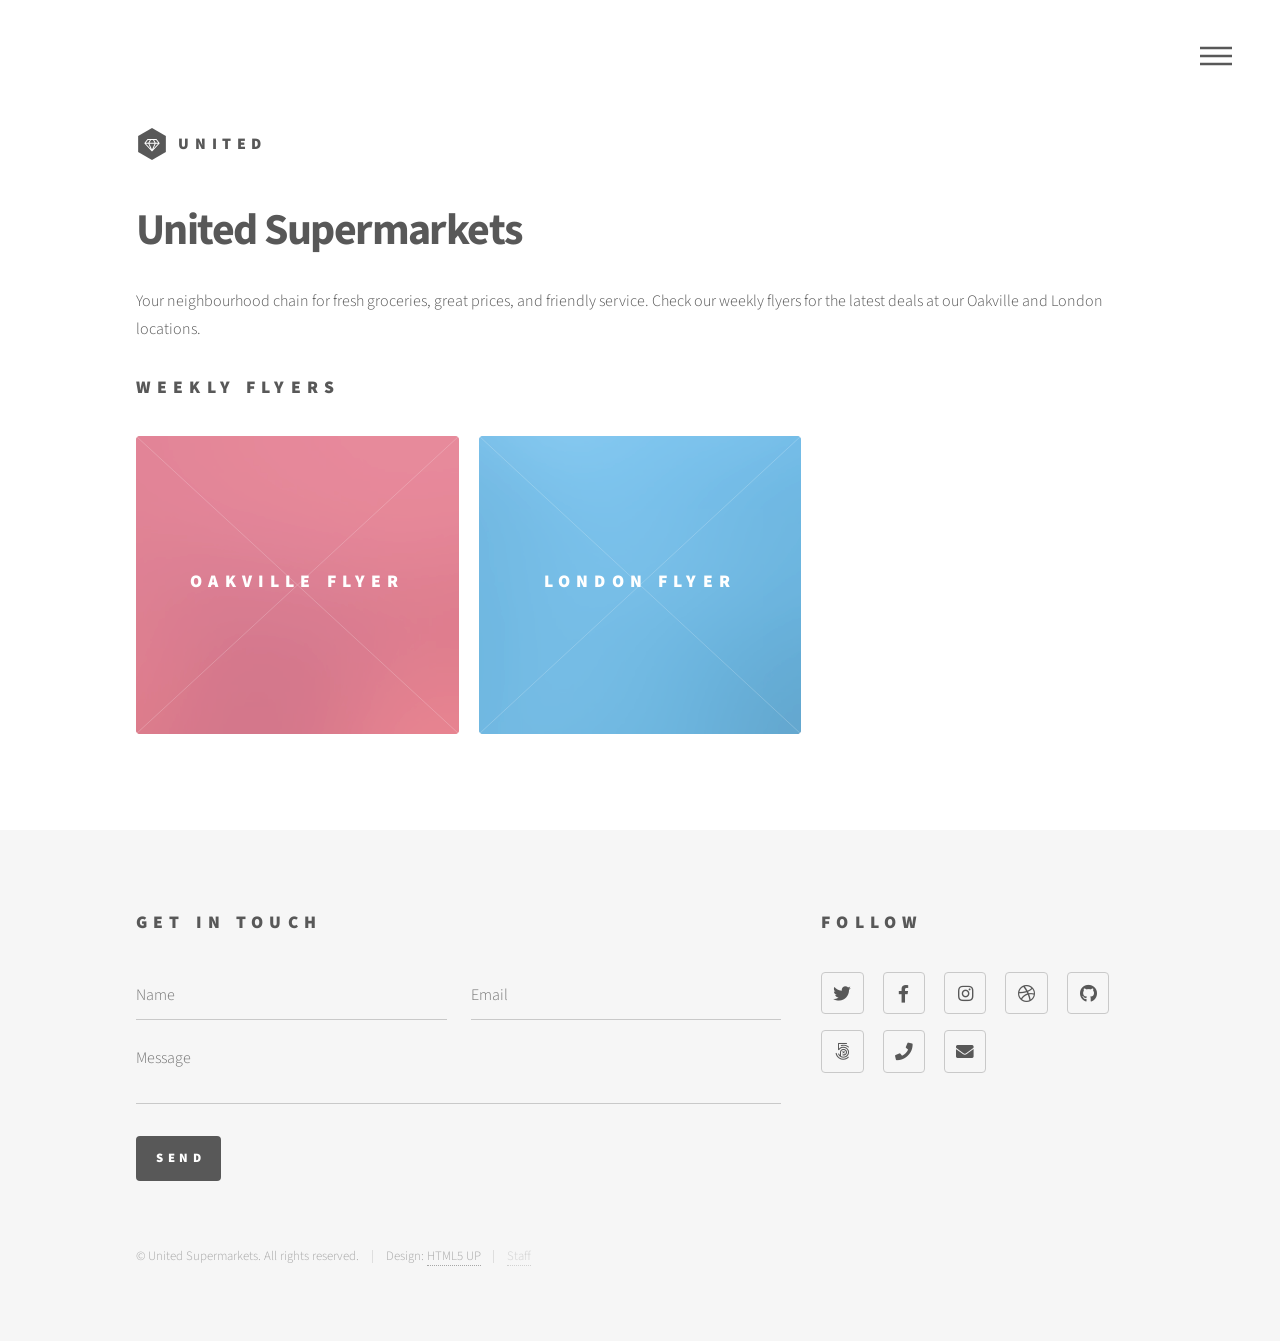
<file: index.html>
<!DOCTYPE HTML>
<!--
	Phantom by HTML5 UP
	html5up.net | @ajlkn
	Free for personal and commercial use under the CCA 3.0 license (html5up.net/license)
-->
<html>
	<head>
		<title>United Supermarkets | Fresh Groceries &amp; Weekly Deals</title>
		<meta charset="utf-8" />
		<meta name="viewport" content="width=device-width, initial-scale=1, user-scalable=no" />
		<link rel="stylesheet" href="assets/css/main.css" />
		<noscript><link rel="stylesheet" href="assets/css/noscript.css" /></noscript>
	</head>
	<body class="is-preload">
		<!-- Wrapper -->
			<div id="wrapper">

				<!-- Header -->
					<header id="header">
						<div class="inner">

							<!-- Logo -->
								<a href="index.html" class="logo">
									<span class="symbol"><img src="images/logo.svg" alt="" /></span><span class="title">UNITED</span>
								</a>

							<!-- Nav -->
								<nav>
									<ul>
										<li><a href="flyer/oakville.html" class="button primary">Oakville Flyer</a></li>
										<li><a href="flyer/london.html" class="button primary">London Flyer</a></li>
										<li><a href="#menu">Menu</a></li>
									</ul>
								</nav>

						</div>
					</header>

				<!-- Menu -->
					<nav id="menu">
						<h2>Menu</h2>
						<ul>
							<li><a href="index.html">Home</a></li>
							<li><a href="flyer/index.html">Weekly Flyers</a></li>
							<li><a href="flyer/oakville.html">Oakville Flyer</a></li>
							<li><a href="flyer/london.html">London Flyer</a></li>
						</ul>
					</nav>

				<!-- Main -->
					<div id="main">
						<div class="inner">
							<header>
								<h1>United Supermarkets</h1>
								<p>Your neighbourhood chain for fresh groceries, great prices, and friendly service. Check our weekly flyers for the latest deals at our Oakville and London locations.</p>
							</header>
							<h2>Weekly Flyers</h2>
							<section class="tiles">
								<article class="style1">
									<span class="image">
										<img src="images/pic01.jpg" alt="" />
									</span>
									<a href="flyer/oakville.html">
										<h2>Oakville Flyer</h2>
										<div class="content">
											<p>View the weekly flyer for our Oakville location.</p>
										</div>
									</a>
								</article>
								<article class="style2">
									<span class="image">
										<img src="images/pic02.jpg" alt="" />
									</span>
									<a href="flyer/london.html">
										<h2>London Flyer</h2>
										<div class="content">
											<p>View the weekly flyer for our London location.</p>
										</div>
									</a>
								</article>
							</section>
						</div>
					</div>

				<!-- Footer -->
					<footer id="footer">
						<div class="inner">
							<section>
								<h2>Get in touch</h2>
								<form method="post" action="#">
									<div class="fields">
										<div class="field half">
											<input type="text" name="name" id="name" placeholder="Name" />
										</div>
										<div class="field half">
											<input type="email" name="email" id="email" placeholder="Email" />
										</div>
										<div class="field">
											<textarea name="message" id="message" placeholder="Message"></textarea>
										</div>
									</div>
									<ul class="actions">
										<li><input type="submit" value="Send" class="primary" /></li>
									</ul>
								</form>
							</section>
							<section>
								<h2>Follow</h2>
								<ul class="icons">
									<li><a href="#" class="icon brands style2 fa-twitter"><span class="label">Twitter</span></a></li>
									<li><a href="#" class="icon brands style2 fa-facebook-f"><span class="label">Facebook</span></a></li>
									<li><a href="#" class="icon brands style2 fa-instagram"><span class="label">Instagram</span></a></li>
									<li><a href="#" class="icon brands style2 fa-dribbble"><span class="label">Dribbble</span></a></li>
									<li><a href="#" class="icon brands style2 fa-github"><span class="label">GitHub</span></a></li>
									<li><a href="#" class="icon brands style2 fa-500px"><span class="label">500px</span></a></li>
									<li><a href="#" class="icon solid style2 fa-phone"><span class="label">Phone</span></a></li>
									<li><a href="#" class="icon solid style2 fa-envelope"><span class="label">Email</span></a></li>
								</ul>
							</section>
							<ul class="copyright">
								<li>&copy; United Supermarkets. All rights reserved.</li><li>Design: <a href="http://html5up.net">HTML5 UP</a></li><li><a href="admin/" style="opacity:0.45">Staff</a></li>
							</ul>
						</div>
					</footer>

			</div>

		<!-- Scripts -->
			<script src="assets/js/jquery.min.js"></script>
			<script src="assets/js/browser.min.js"></script>
			<script src="assets/js/breakpoints.min.js"></script>
			<script src="assets/js/util.js"></script>
			<script src="assets/js/main.js"></script>

	</body>
</html>
</file>
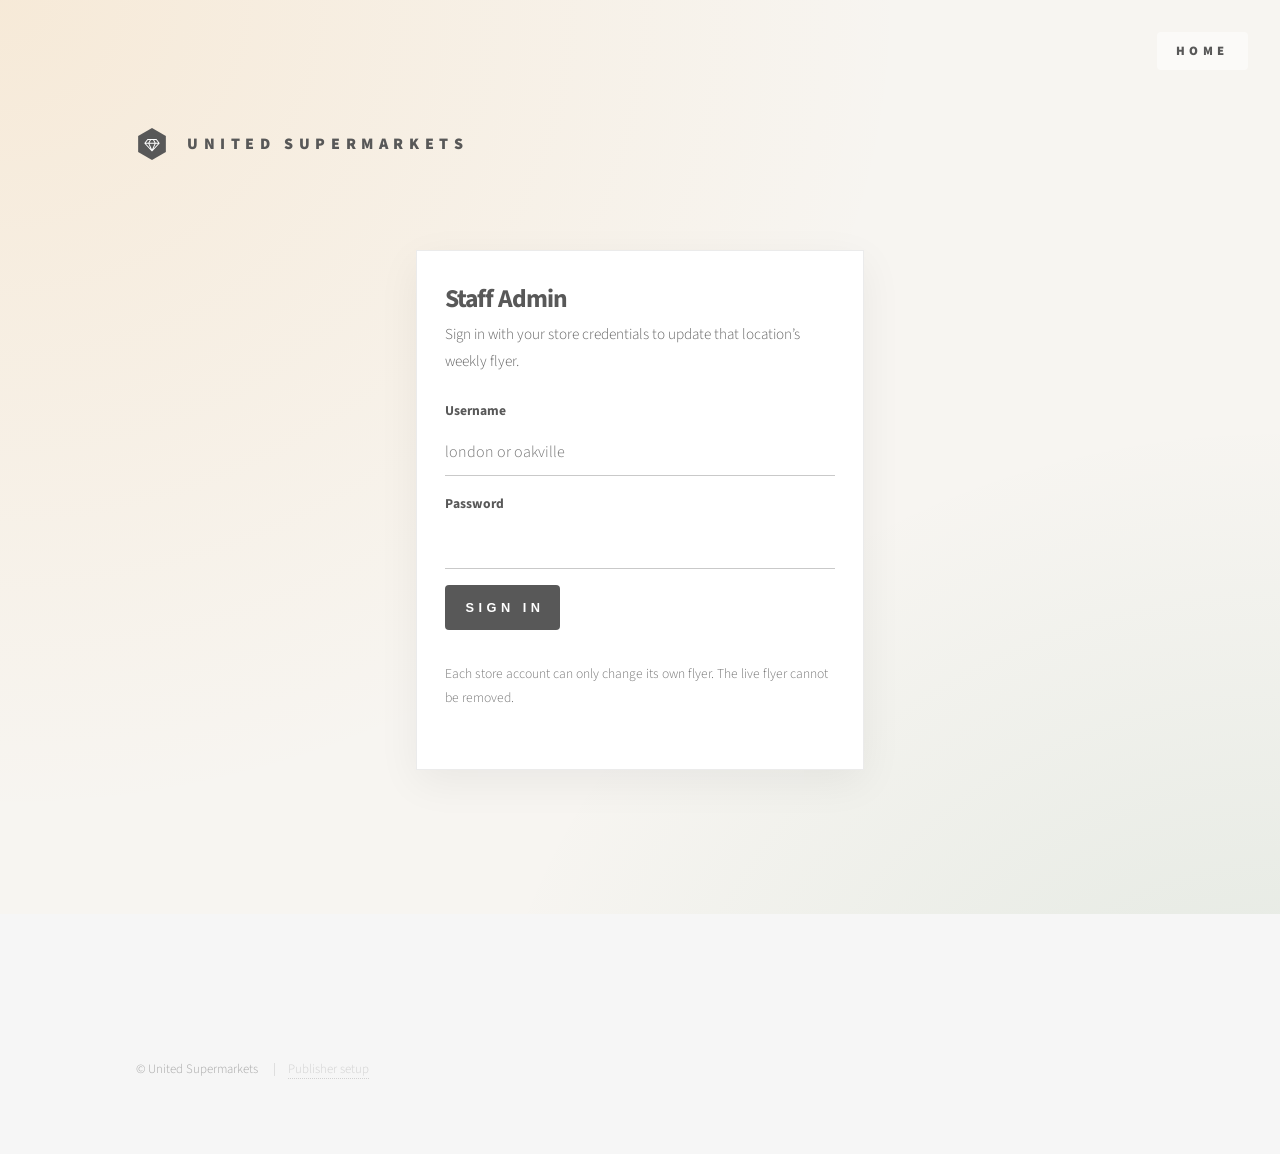
<file: admin/index.html>
<!DOCTYPE HTML>
<html lang="en">
<head>
  <title>Staff Admin | United Supermarkets</title>
  <meta charset="utf-8" />
  <meta name="viewport" content="width=device-width, initial-scale=1, user-scalable=no" />
  <meta name="robots" content="noindex, nofollow" />
  <link rel="stylesheet" href="/assets/css/main.css" />
  <link rel="stylesheet" href="/assets/css/admin.css" />
</head>
<body class="is-preload admin-shell">
  <div id="wrapper">
    <header id="header">
      <div class="inner">
        <a href="/" class="logo">
          <span class="symbol"><img src="/images/logo.svg" alt="United Supermarkets" /></span>
          <span class="title">United Supermarkets</span>
        </a>
        <nav>
          <ul>
            <li><a href="/">Home</a></li>
          </ul>
        </nav>
      </div>
    </header>

    <div id="main">
      <div class="inner">
        <div class="admin-card">
          <h1>Staff Admin</h1>
          <p class="lede">Sign in with your store credentials to update that location’s weekly flyer.</p>

          <form id="login-form" novalidate>
            <div class="admin-field">
              <label for="username">Username</label>
              <input type="text" id="username" name="username" autocomplete="username" required placeholder="london or oakville" />
            </div>
            <div class="admin-field">
              <label for="password">Password</label>
              <input type="password" id="password" name="password" autocomplete="current-password" required />
            </div>
            <ul class="actions">
              <li><button type="submit" class="button primary">Sign in</button></li>
            </ul>
          </form>

          <div id="status" class="admin-status" role="status" aria-live="polite"></div>
          <p class="admin-muted">Each store account can only change its own flyer. The live flyer cannot be removed.</p>
        </div>
      </div>
    </div>

    <footer id="footer">
      <div class="inner">
        <ul class="copyright">
          <li>&copy; United Supermarkets</li>
          <li><a class="admin-footer-link" href="/admin/setup.html">Publisher setup</a></li>
        </ul>
      </div>
    </footer>
  </div>

  <script src="/admin/config.js"></script>
  <script src="/assets/js/admin-auth.js"></script>
  <script>
    (function () {
      var statusEl = document.getElementById("status");
      var form = document.getElementById("login-form");

      function showStatus(type, message) {
        statusEl.className = "admin-status is-visible is-" + type;
        statusEl.textContent = message;
      }

      if (UnitedAdminAuth.getSession()) {
        window.location.replace("/admin/dashboard.html");
        return;
      }

      form.addEventListener("submit", function (event) {
        event.preventDefault();
        var username = document.getElementById("username").value;
        var password = document.getElementById("password").value;
        showStatus("info", "Signing in…");
        UnitedAdminAuth.login(username, password).then(function (result) {
          if (!result.ok) {
            showStatus("err", result.error);
            return;
          }
          window.location.replace("/admin/dashboard.html");
        }).catch(function () {
          showStatus("err", "Sign-in failed. Try again.");
        });
      });
    })();
  </script>
</body>
</html>
</file>
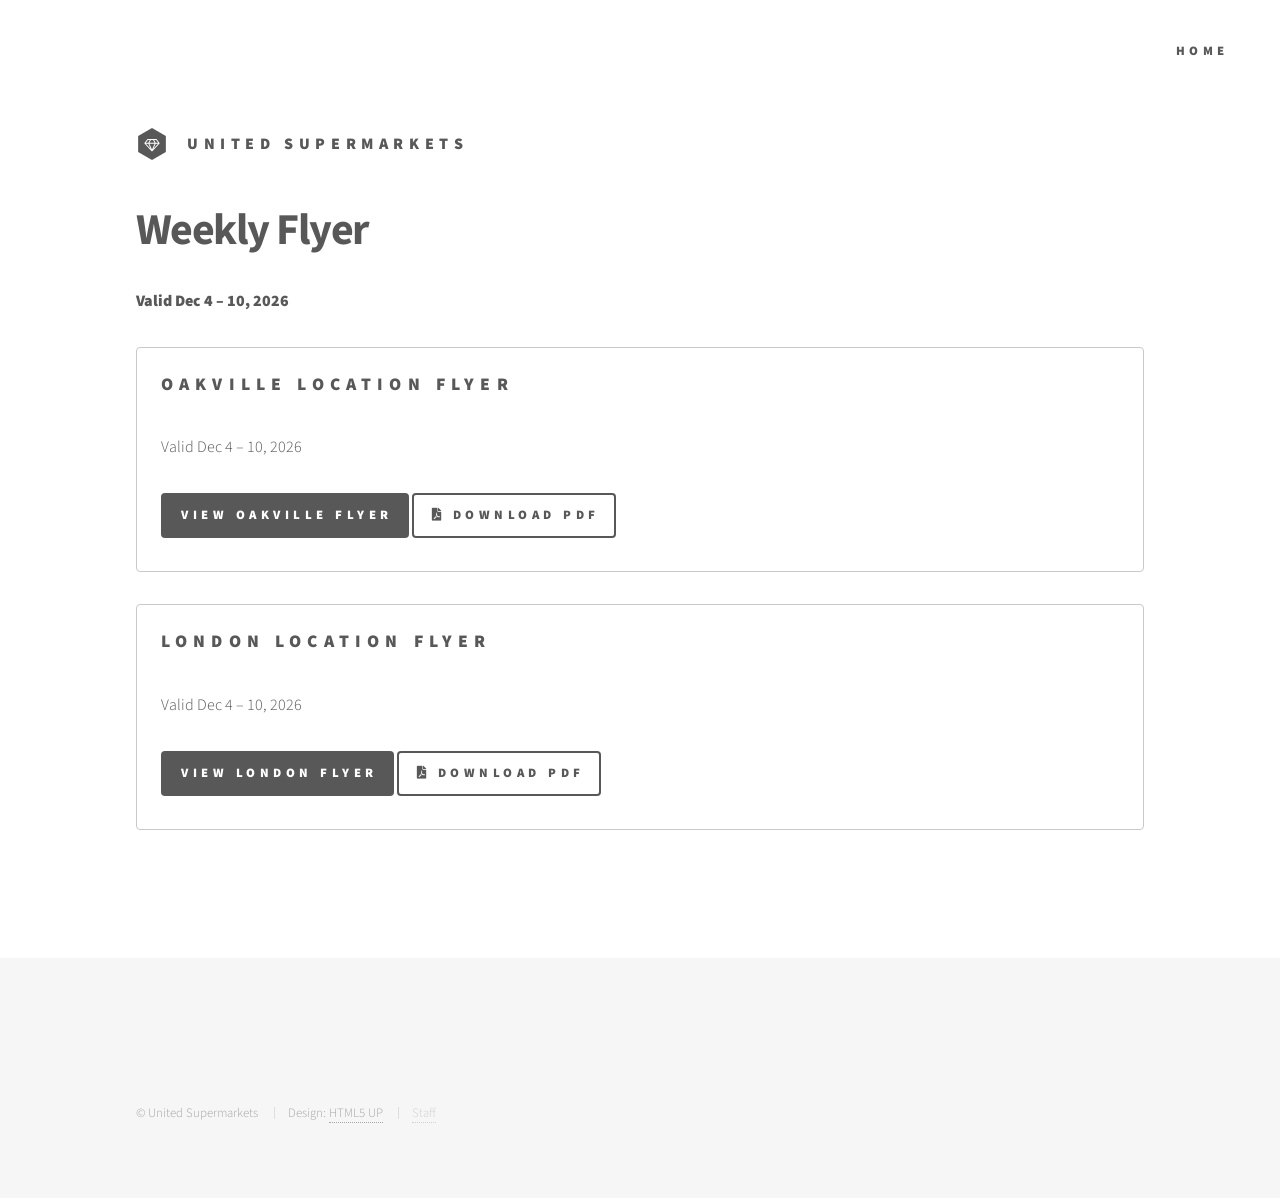
<file: flyer/index.html>
<!DOCTYPE HTML>
<html lang="en">
<head>
  <title>Weekly Flyer | United Supermarkets</title>
  <meta charset="utf-8" />
  <meta name="viewport" content="width=device-width, initial-scale=1, user-scalable=no" />
  <link rel="stylesheet" href="/assets/css/main.css" />
  <noscript><link rel="stylesheet" href="/assets/css/noscript.css" /></noscript>
</head>

<body class="is-preload">

  <div id="wrapper">

    <!-- Header -->
    <header id="header">
      <div class="inner">

        <a href="/" class="logo">
          <span class="symbol">
            <img src="/images/logo.svg" alt="United Supermarkets" />
          </span>
          <span class="title">United Supermarkets</span>
        </a>

        <nav>
          <ul>
            <li><a href="/">Home</a></li>
          </ul>
        </nav>

      </div>
    </header>

    <!-- Main -->
    <div id="main">
      <div class="inner">

        <header class="major">
          <h1>Weekly Flyer</h1>
          <p><strong><span class="js-flyer-valid-range"></span></strong></p>
        </header>

        <section class="box">
          <h2>Oakville Location Flyer</h2>
          <p><span class="js-flyer-valid-range"></span></p>
          <a href="oakville.html" class="button primary">View Oakville Flyer</a>
          <a href="/flyers/weekly-oakville.pdf" class="button icon solid fa-file-pdf">Download PDF</a>
        </section>

        <section class="box">
          <h2>London Location Flyer</h2>
          <p><span class="js-flyer-valid-range"></span></p>
          <a href="london.html" class="button primary">View London Flyer</a>
          <a href="london.pdf" class="button icon solid fa-file-pdf">Download PDF</a>
        </section>

      </div>
    </div>

    <!-- Footer -->
    <footer id="footer">
      <div class="inner">
        <ul class="copyright">
          <li>&copy; United Supermarkets</li>
          <li>Design: <a href="https://html5up.net">HTML5 UP</a></li>
          <li><a href="/admin/" style="opacity:0.45">Staff</a></li>
        </ul>
      </div>
    </footer>

  </div>

  <script src="/assets/js/flyer-dates.js"></script>
</body>
</html>
</file>
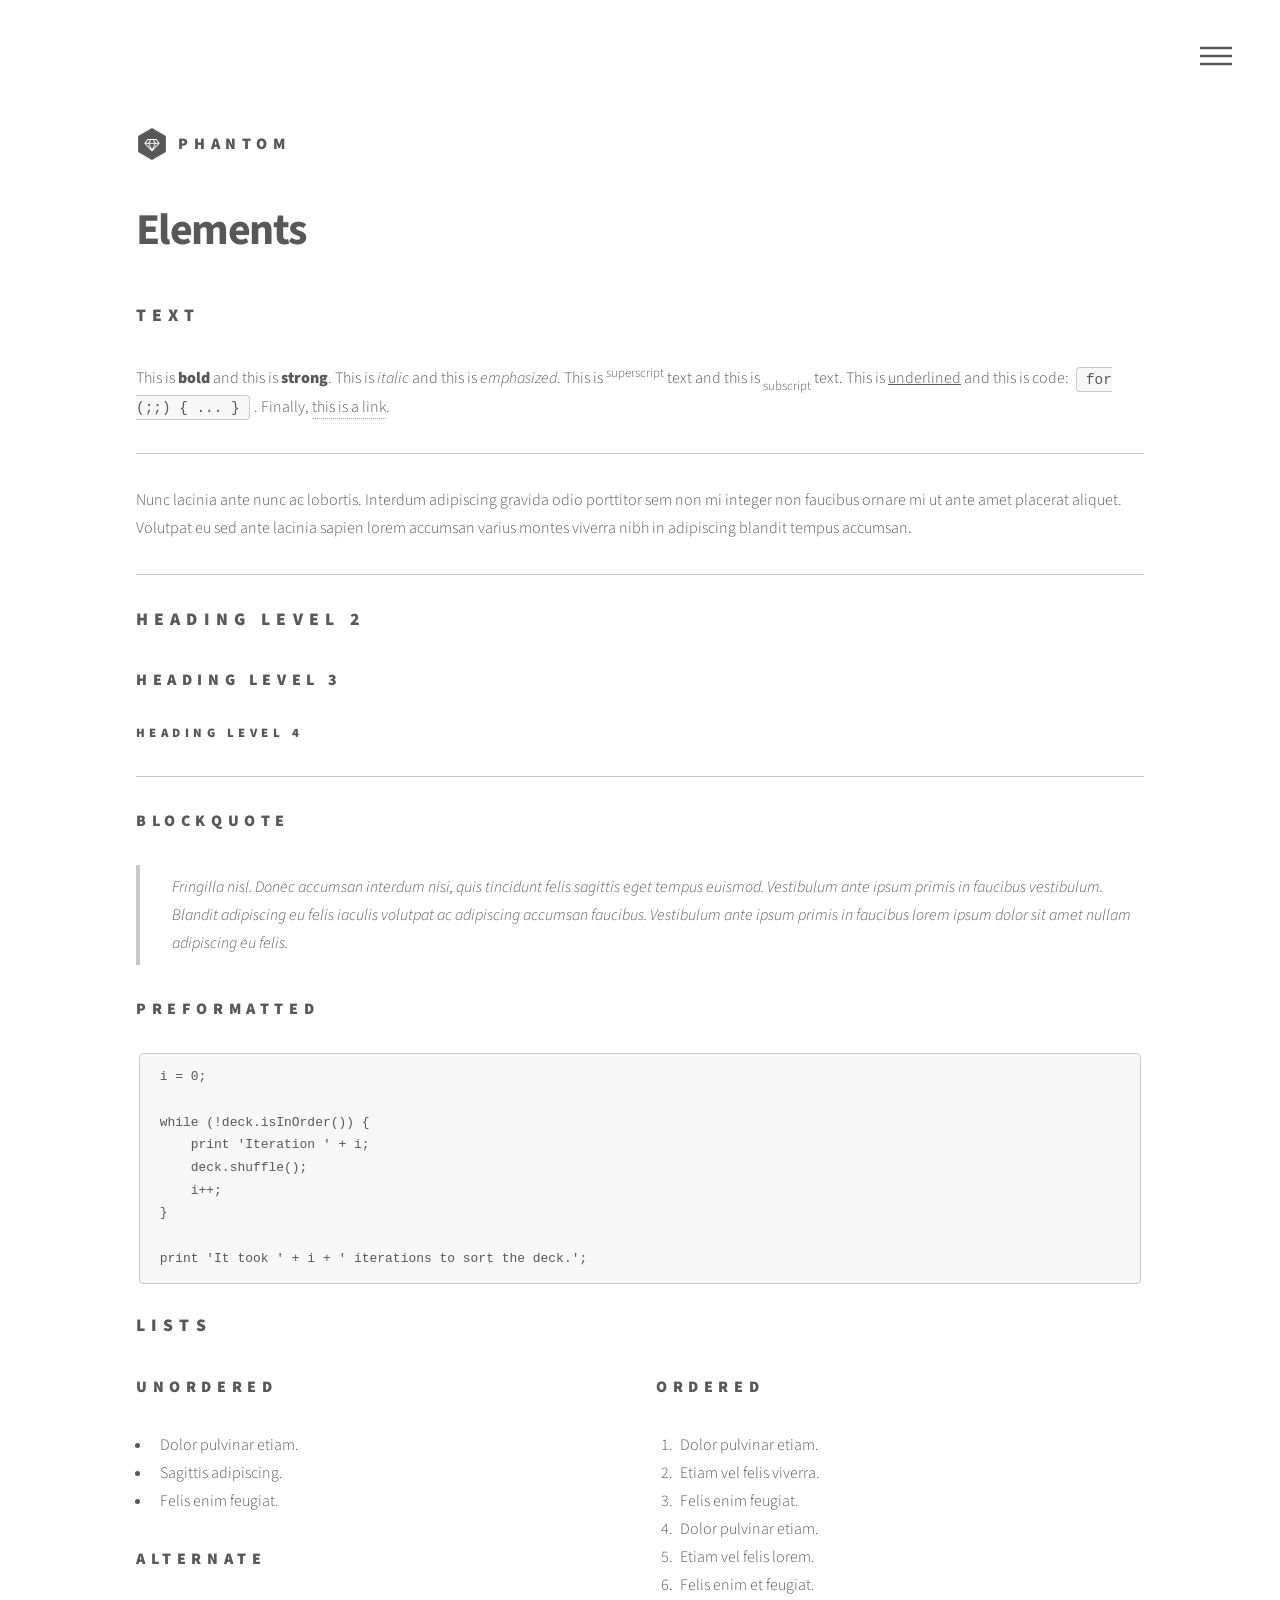
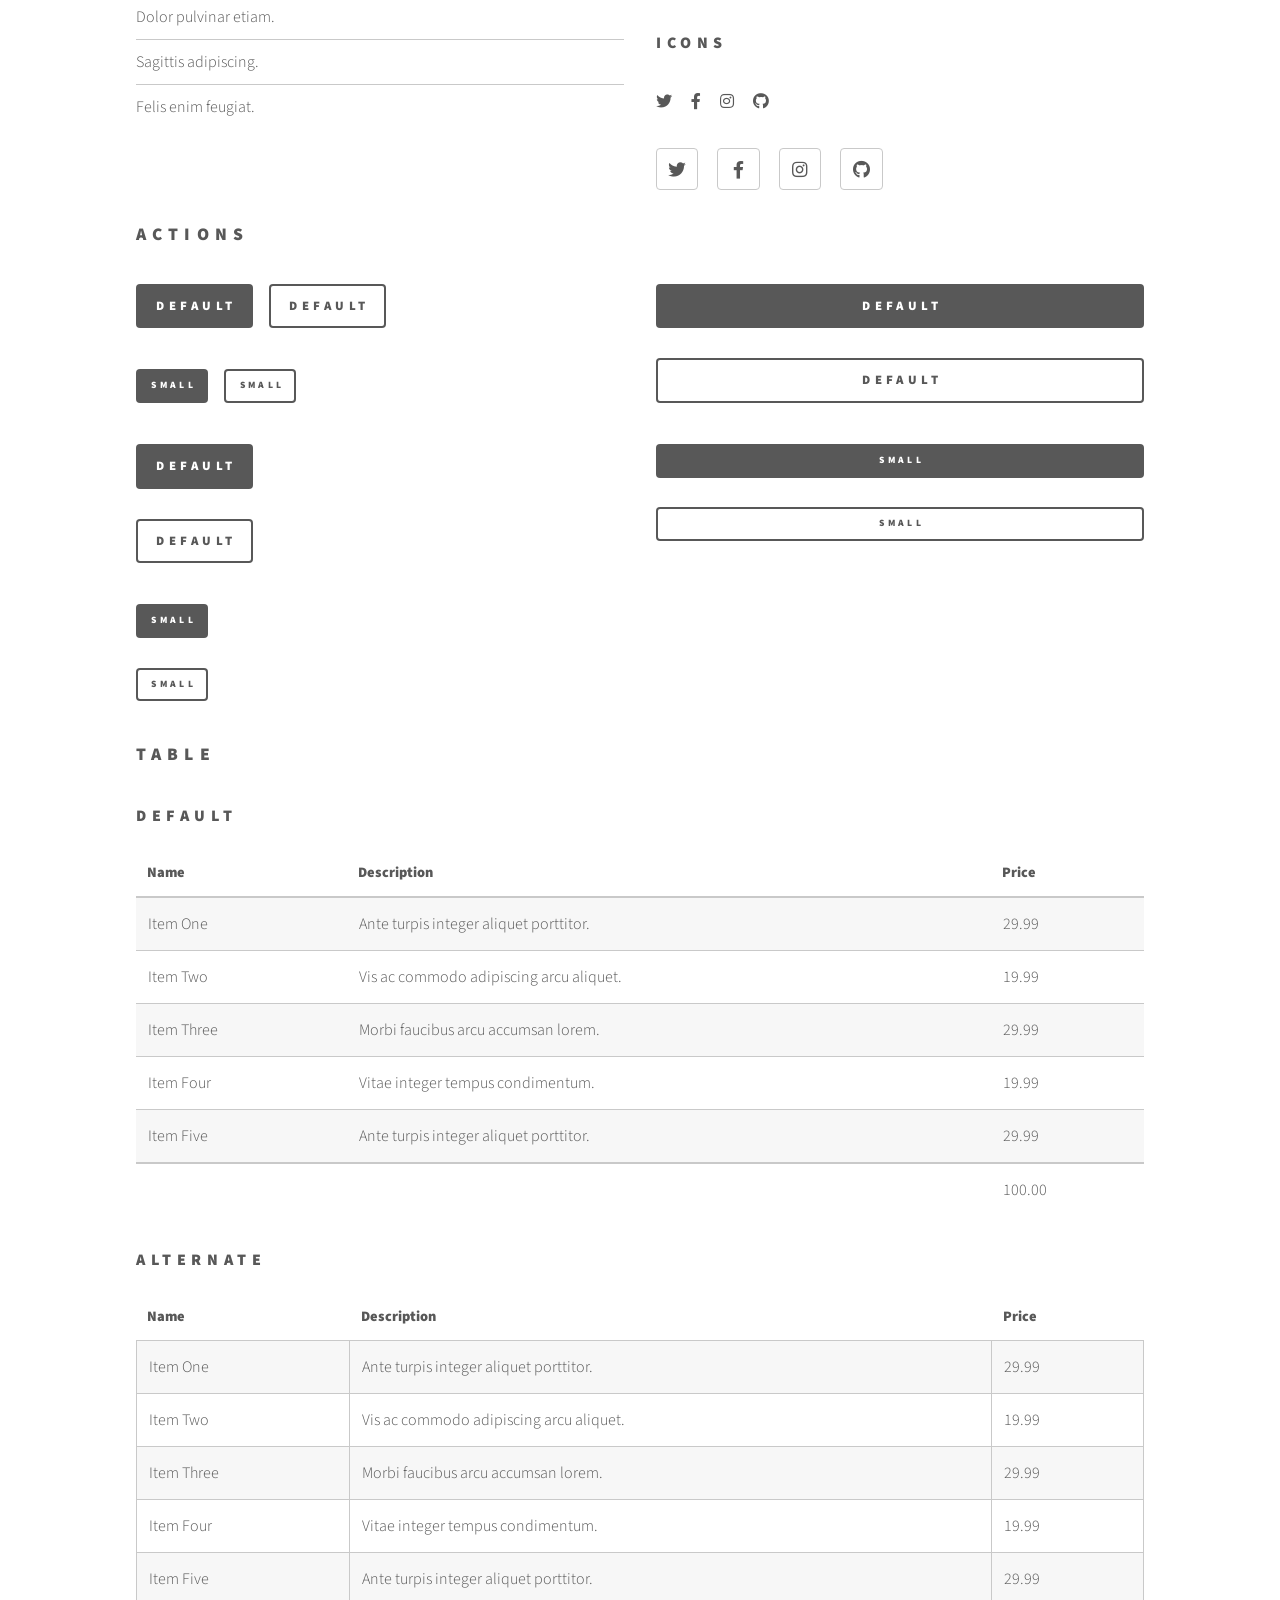
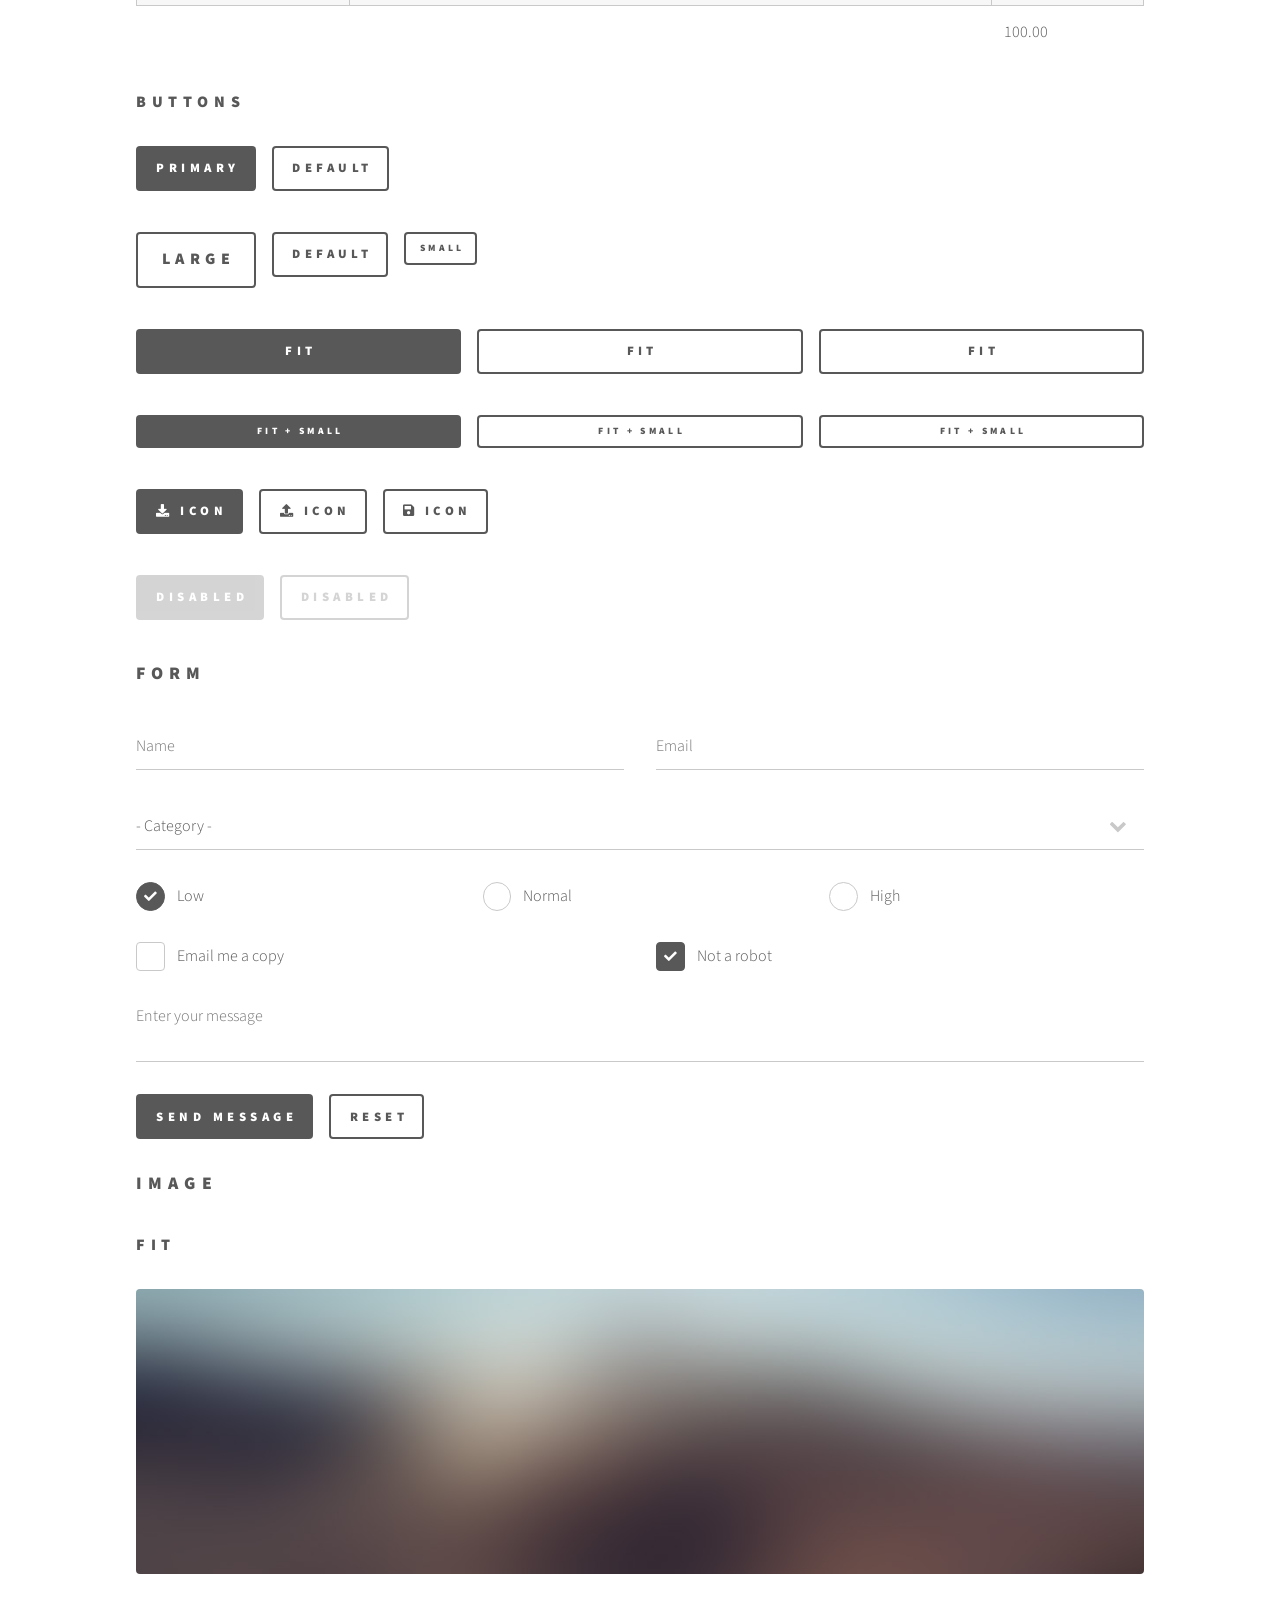
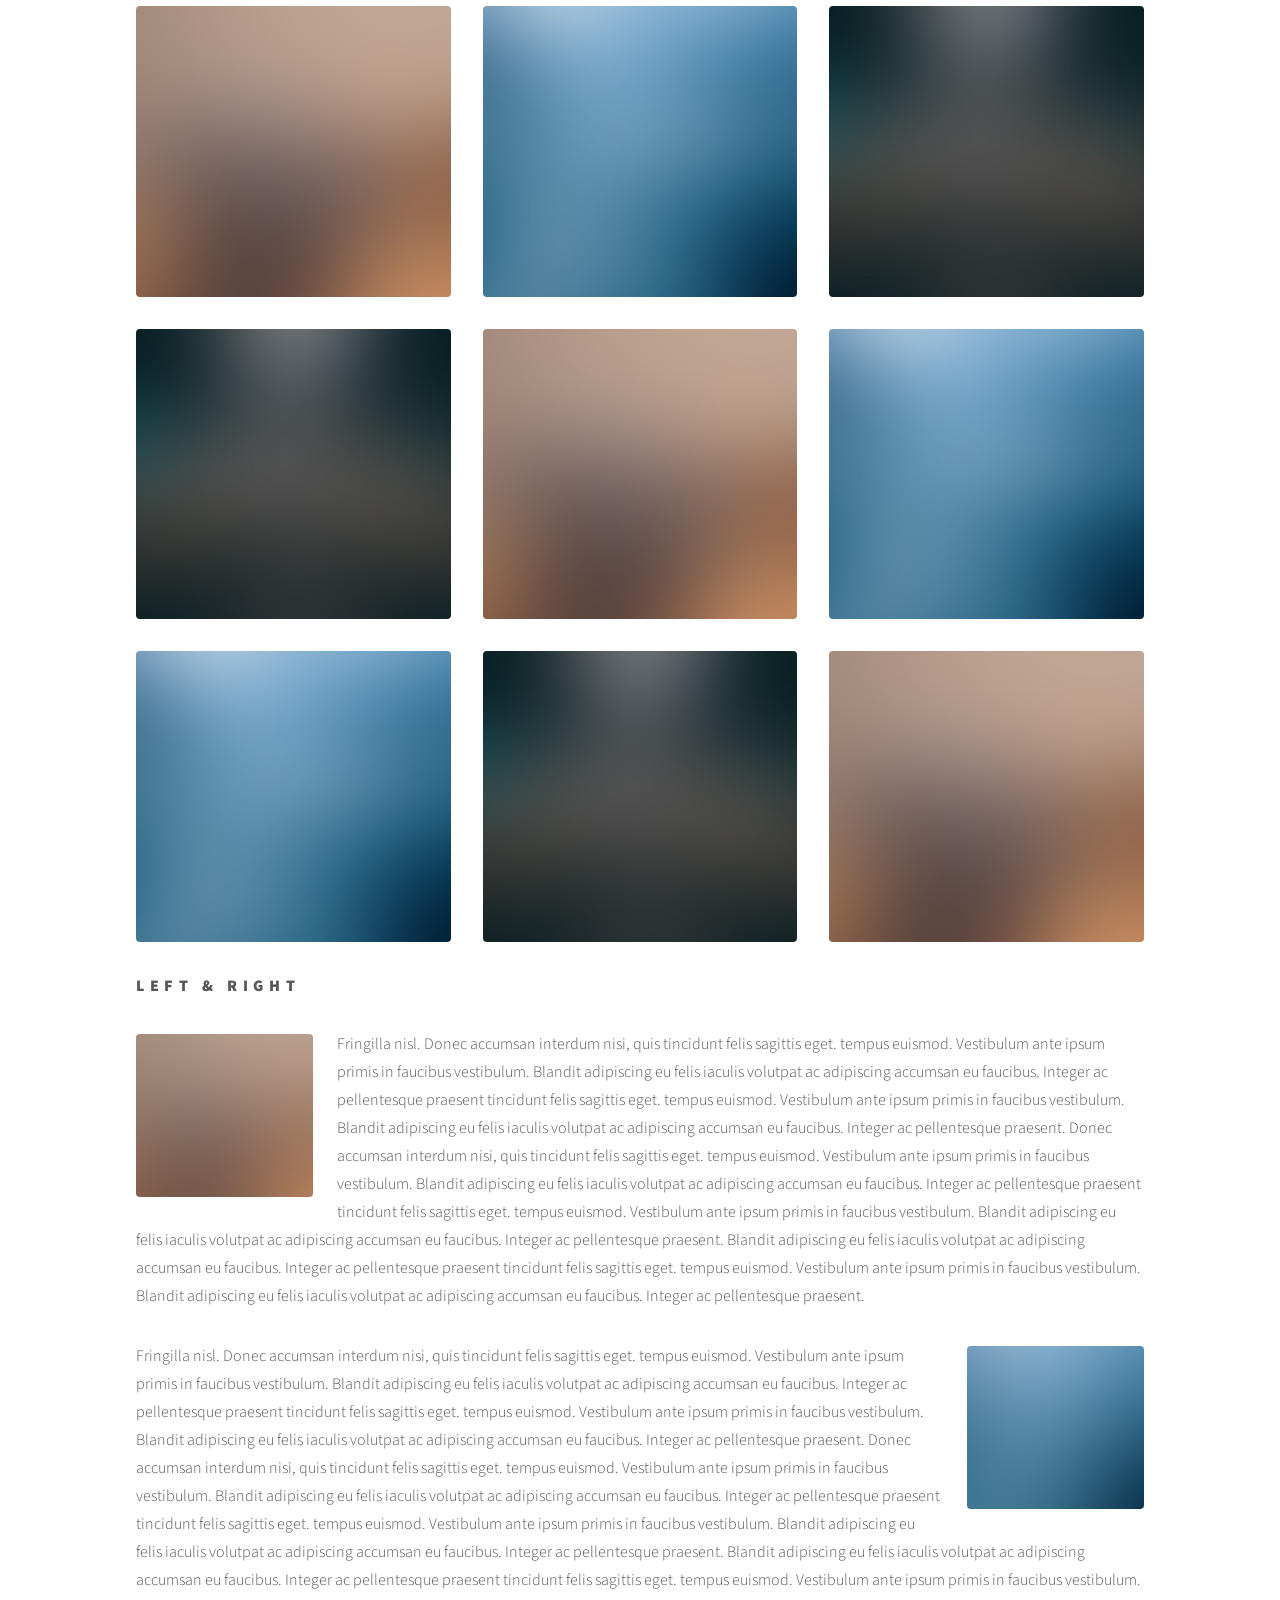
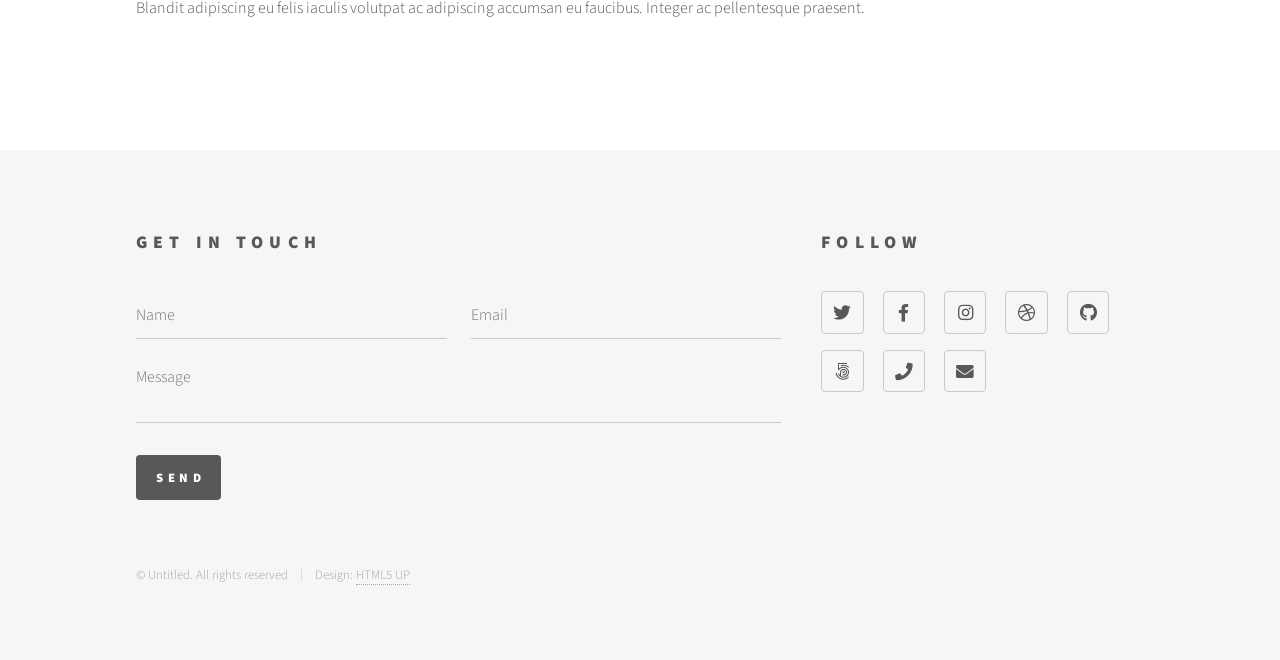
<file: elements.html>
<!DOCTYPE HTML>
<!--
	Phantom by HTML5 UP
	html5up.net | @ajlkn
	Free for personal and commercial use under the CCA 3.0 license (html5up.net/license)
-->
<html>
	<head>
		<title>Elements - Phantom by HTML5 UP</title>
		<meta charset="utf-8" />
		<meta name="viewport" content="width=device-width, initial-scale=1, user-scalable=no" />
		<link rel="stylesheet" href="assets/css/main.css" />
		<noscript><link rel="stylesheet" href="assets/css/noscript.css" /></noscript>
	</head>
	<body class="is-preload">
		<!-- Wrapper -->
			<div id="wrapper">

				<!-- Header -->
					<header id="header">
						<div class="inner">

							<!-- Logo -->
								<a href="index.html" class="logo">
									<span class="symbol"><img src="images/logo.svg" alt="" /></span><span class="title">Phantom</span>
								</a>

							<!-- Nav -->
								<nav>
									<ul>
										<li><a href="#menu">Menu</a></li>
									</ul>
								</nav>

						</div>
					</header>

				<!-- Menu -->
					<nav id="menu">
						<h2>Menu</h2>
						<ul>
							<li><a href="index.html">Home</a></li>
							<li><a href="generic.html">Ipsum veroeros</a></li>
							<li><a href="generic.html">Tempus etiam</a></li>
							<li><a href="generic.html">Consequat dolor</a></li>
							<li><a href="elements.html">Elements</a></li>
						</ul>
					</nav>

				<!-- Main -->
					<div id="main">
						<div class="inner">
							<h1>Elements</h1>

							<!-- Text -->
								<section>
									<h2>Text</h2>
									<p>This is <b>bold</b> and this is <strong>strong</strong>. This is <i>italic</i> and this is <em>emphasized</em>.
									This is <sup>superscript</sup> text and this is <sub>subscript</sub> text.
									This is <u>underlined</u> and this is code: <code>for (;;) { ... }</code>. Finally, <a href="#">this is a link</a>.</p>
									<hr />
									<p>Nunc lacinia ante nunc ac lobortis. Interdum adipiscing gravida odio porttitor sem non mi integer non faucibus ornare mi ut ante amet placerat aliquet. Volutpat eu sed ante lacinia sapien lorem accumsan varius montes viverra nibh in adipiscing blandit tempus accumsan.</p>
									<hr />
									<h2>Heading Level 2</h2>
									<h3>Heading Level 3</h3>
									<h4>Heading Level 4</h4>
									<hr />
									<h3>Blockquote</h3>
									<blockquote>Fringilla nisl. Donec accumsan interdum nisi, quis tincidunt felis sagittis eget tempus euismod. Vestibulum ante ipsum primis in faucibus vestibulum. Blandit adipiscing eu felis iaculis volutpat ac adipiscing accumsan faucibus. Vestibulum ante ipsum primis in faucibus lorem ipsum dolor sit amet nullam adipiscing eu felis.</blockquote>
									<h3>Preformatted</h3>
									<pre><code>i = 0;

while (!deck.isInOrder()) {
    print 'Iteration ' + i;
    deck.shuffle();
    i++;
}

print 'It took ' + i + ' iterations to sort the deck.';</code></pre>
								</section>

							<!-- Lists -->
								<section>
									<h2>Lists</h2>
									<div class="row">
										<div class="col-6 col-12-medium">
											<h3>Unordered</h3>
											<ul>
												<li>Dolor pulvinar etiam.</li>
												<li>Sagittis adipiscing.</li>
												<li>Felis enim feugiat.</li>
											</ul>
											<h3>Alternate</h3>
											<ul class="alt">
												<li>Dolor pulvinar etiam.</li>
												<li>Sagittis adipiscing.</li>
												<li>Felis enim feugiat.</li>
											</ul>
										</div>
										<div class="col-6 col-12-medium">
											<h3>Ordered</h3>
											<ol>
												<li>Dolor pulvinar etiam.</li>
												<li>Etiam vel felis viverra.</li>
												<li>Felis enim feugiat.</li>
												<li>Dolor pulvinar etiam.</li>
												<li>Etiam vel felis lorem.</li>
												<li>Felis enim et feugiat.</li>
											</ol>
											<h3>Icons</h3>
											<ul class="icons">
												<li><a href="#" class="icon brands style1 fa-twitter"><span class="label">Twitter</span></a></li>
												<li><a href="#" class="icon brands style1 fa-facebook-f"><span class="label">Facebook</span></a></li>
												<li><a href="#" class="icon brands style1 fa-instagram"><span class="label">Instagram</span></a></li>
												<li><a href="#" class="icon brands style1 fa-github"><span class="label">Github</span></a></li>
											</ul>
											<ul class="icons">
												<li><a href="#" class="icon brands style2 fa-twitter"><span class="label">Twitter</span></a></li>
												<li><a href="#" class="icon brands style2 fa-facebook-f"><span class="label">Facebook</span></a></li>
												<li><a href="#" class="icon brands style2 fa-instagram"><span class="label">Instagram</span></a></li>
												<li><a href="#" class="icon brands style2 fa-github"><span class="label">Github</span></a></li>
											</ul>
										</div>
									</div>
									<h2>Actions</h2>
									<div class="row">
										<div class="col-6 col-12-medium">
											<ul class="actions">
												<li><a href="#" class="button primary">Default</a></li>
												<li><a href="#" class="button">Default</a></li>
											</ul>
											<ul class="actions small">
												<li><a href="#" class="button primary small">Small</a></li>
												<li><a href="#" class="button small">Small</a></li>
											</ul>
											<ul class="actions stacked">
												<li><a href="#" class="button primary">Default</a></li>
												<li><a href="#" class="button">Default</a></li>
											</ul>
											<ul class="actions stacked">
												<li><a href="#" class="button primary small">Small</a></li>
												<li><a href="#" class="button small">Small</a></li>
											</ul>
										</div>
										<div class="col-6 col-12-medium">
											<ul class="actions stacked">
												<li><a href="#" class="button primary fit">Default</a></li>
												<li><a href="#" class="button fit">Default</a></li>
											</ul>
											<ul class="actions stacked">
												<li><a href="#" class="button primary small fit">Small</a></li>
												<li><a href="#" class="button small fit">Small</a></li>
											</ul>
										</div>
									</div>
								</section>

							<!-- Table -->
								<section>
									<h2>Table</h2>
									<h3>Default</h3>
									<div class="table-wrapper">
										<table>
											<thead>
												<tr>
													<th>Name</th>
													<th>Description</th>
													<th>Price</th>
												</tr>
											</thead>
											<tbody>
												<tr>
													<td>Item One</td>
													<td>Ante turpis integer aliquet porttitor.</td>
													<td>29.99</td>
												</tr>
												<tr>
													<td>Item Two</td>
													<td>Vis ac commodo adipiscing arcu aliquet.</td>
													<td>19.99</td>
												</tr>
												<tr>
													<td>Item Three</td>
													<td> Morbi faucibus arcu accumsan lorem.</td>
													<td>29.99</td>
												</tr>
												<tr>
													<td>Item Four</td>
													<td>Vitae integer tempus condimentum.</td>
													<td>19.99</td>
												</tr>
												<tr>
													<td>Item Five</td>
													<td>Ante turpis integer aliquet porttitor.</td>
													<td>29.99</td>
												</tr>
											</tbody>
											<tfoot>
												<tr>
													<td colspan="2"></td>
													<td>100.00</td>
												</tr>
											</tfoot>
										</table>
									</div>

									<h3>Alternate</h3>
									<div class="table-wrapper">
										<table class="alt">
											<thead>
												<tr>
													<th>Name</th>
													<th>Description</th>
													<th>Price</th>
												</tr>
											</thead>
											<tbody>
												<tr>
													<td>Item One</td>
													<td>Ante turpis integer aliquet porttitor.</td>
													<td>29.99</td>
												</tr>
												<tr>
													<td>Item Two</td>
													<td>Vis ac commodo adipiscing arcu aliquet.</td>
													<td>19.99</td>
												</tr>
												<tr>
													<td>Item Three</td>
													<td> Morbi faucibus arcu accumsan lorem.</td>
													<td>29.99</td>
												</tr>
												<tr>
													<td>Item Four</td>
													<td>Vitae integer tempus condimentum.</td>
													<td>19.99</td>
												</tr>
												<tr>
													<td>Item Five</td>
													<td>Ante turpis integer aliquet porttitor.</td>
													<td>29.99</td>
												</tr>
											</tbody>
											<tfoot>
												<tr>
													<td colspan="2"></td>
													<td>100.00</td>
												</tr>
											</tfoot>
										</table>
									</div>
								</section>

							<!-- Buttons -->
								<section>
									<h3>Buttons</h3>
									<ul class="actions">
										<li><a href="#" class="button primary">Primary</a></li>
										<li><a href="#" class="button">Default</a></li>
									</ul>
									<ul class="actions">
										<li><a href="#" class="button large">Large</a></li>
										<li><a href="#" class="button">Default</a></li>
										<li><a href="#" class="button small">Small</a></li>
									</ul>
									<ul class="actions fit">
										<li><a href="#" class="button primary fit">Fit</a></li>
										<li><a href="#" class="button fit">Fit</a></li>
										<li><a href="#" class="button fit">Fit</a></li>
									</ul>
									<ul class="actions fit small">
										<li><a href="#" class="button primary fit small">Fit + Small</a></li>
										<li><a href="#" class="button fit small">Fit + Small</a></li>
										<li><a href="#" class="button fit small">Fit + Small</a></li>
									</ul>
									<ul class="actions">
										<li><a href="#" class="button primary icon solid fa-download">Icon</a></li>
										<li><a href="#" class="button icon solid fa-upload">Icon</a></li>
										<li><a href="#" class="button icon solid fa-save">Icon</a></li>
									</ul>
									<ul class="actions">
										<li><span class="button primary disabled">Disabled</span></li>
										<li><span class="button disabled">Disabled</span></li>
									</ul>
								</section>

							<!-- Form -->
								<section>
									<h2>Form</h2>
									<form method="post" action="#">
										<div class="row gtr-uniform">
											<div class="col-6 col-12-xsmall">
												<input type="text" name="demo-name" id="demo-name" value="" placeholder="Name" />
											</div>
											<div class="col-6 col-12-xsmall">
												<input type="email" name="demo-email" id="demo-email" value="" placeholder="Email" />
											</div>
											<div class="col-12">
												<select name="demo-category" id="demo-category">
													<option value="">- Category -</option>
													<option value="1">Manufacturing</option>
													<option value="1">Shipping</option>
													<option value="1">Administration</option>
													<option value="1">Human Resources</option>
												</select>
											</div>
											<div class="col-4 col-12-small">
												<input type="radio" id="demo-priority-low" name="demo-priority" checked>
												<label for="demo-priority-low">Low</label>
											</div>
											<div class="col-4 col-12-small">
												<input type="radio" id="demo-priority-normal" name="demo-priority">
												<label for="demo-priority-normal">Normal</label>
											</div>
											<div class="col-4 col-12-small">
												<input type="radio" id="demo-priority-high" name="demo-priority">
												<label for="demo-priority-high">High</label>
											</div>
											<div class="col-6 col-12-small">
												<input type="checkbox" id="demo-copy" name="demo-copy">
												<label for="demo-copy">Email me a copy</label>
											</div>
											<div class="col-6 col-12-small">
												<input type="checkbox" id="demo-human" name="demo-human" checked>
												<label for="demo-human">Not a robot</label>
											</div>
											<div class="col-12">
												<textarea name="demo-message" id="demo-message" placeholder="Enter your message" rows="6"></textarea>
											</div>
											<div class="col-12">
												<ul class="actions">
													<li><input type="submit" value="Send Message" class="primary" /></li>
													<li><input type="reset" value="Reset" /></li>
												</ul>
											</div>
										</div>
									</form>
								</section>

							<!-- Image -->
								<section>
									<h2>Image</h2>
									<h3>Fit</h3>
									<div class="box alt">
										<div class="row gtr-uniform">
											<div class="col-12"><span class="image fit"><img src="images/pic13.jpg" alt="" /></span></div>
											<div class="col-4"><span class="image fit"><img src="images/pic01.jpg" alt="" /></span></div>
											<div class="col-4"><span class="image fit"><img src="images/pic02.jpg" alt="" /></span></div>
											<div class="col-4"><span class="image fit"><img src="images/pic03.jpg" alt="" /></span></div>
											<div class="col-4"><span class="image fit"><img src="images/pic03.jpg" alt="" /></span></div>
											<div class="col-4"><span class="image fit"><img src="images/pic01.jpg" alt="" /></span></div>
											<div class="col-4"><span class="image fit"><img src="images/pic02.jpg" alt="" /></span></div>
											<div class="col-4"><span class="image fit"><img src="images/pic02.jpg" alt="" /></span></div>
											<div class="col-4"><span class="image fit"><img src="images/pic03.jpg" alt="" /></span></div>
											<div class="col-4"><span class="image fit"><img src="images/pic01.jpg" alt="" /></span></div>
										</div>
									</div>
									<h3>Left &amp; Right</h3>
									<p><span class="image left"><img src="images/pic14.jpg" alt="" /></span>Fringilla nisl. Donec accumsan interdum nisi, quis tincidunt felis sagittis eget. tempus euismod. Vestibulum ante ipsum primis in faucibus vestibulum. Blandit adipiscing eu felis iaculis volutpat ac adipiscing accumsan eu faucibus. Integer ac pellentesque praesent tincidunt felis sagittis eget. tempus euismod. Vestibulum ante ipsum primis in faucibus vestibulum. Blandit adipiscing eu felis iaculis volutpat ac adipiscing accumsan eu faucibus. Integer ac pellentesque praesent. Donec accumsan interdum nisi, quis tincidunt felis sagittis eget. tempus euismod. Vestibulum ante ipsum primis in faucibus vestibulum. Blandit adipiscing eu felis iaculis volutpat ac adipiscing accumsan eu faucibus. Integer ac pellentesque praesent tincidunt felis sagittis eget. tempus euismod. Vestibulum ante ipsum primis in faucibus vestibulum. Blandit adipiscing eu felis iaculis volutpat ac adipiscing accumsan eu faucibus. Integer ac pellentesque praesent. Blandit adipiscing eu felis iaculis volutpat ac adipiscing accumsan eu faucibus. Integer ac pellentesque praesent tincidunt felis sagittis eget. tempus euismod. Vestibulum ante ipsum primis in faucibus vestibulum. Blandit adipiscing eu felis iaculis volutpat ac adipiscing accumsan eu faucibus. Integer ac pellentesque praesent.</p>
									<p><span class="image right"><img src="images/pic15.jpg" alt="" /></span>Fringilla nisl. Donec accumsan interdum nisi, quis tincidunt felis sagittis eget. tempus euismod. Vestibulum ante ipsum primis in faucibus vestibulum. Blandit adipiscing eu felis iaculis volutpat ac adipiscing accumsan eu faucibus. Integer ac pellentesque praesent tincidunt felis sagittis eget. tempus euismod. Vestibulum ante ipsum primis in faucibus vestibulum. Blandit adipiscing eu felis iaculis volutpat ac adipiscing accumsan eu faucibus. Integer ac pellentesque praesent. Donec accumsan interdum nisi, quis tincidunt felis sagittis eget. tempus euismod. Vestibulum ante ipsum primis in faucibus vestibulum. Blandit adipiscing eu felis iaculis volutpat ac adipiscing accumsan eu faucibus. Integer ac pellentesque praesent tincidunt felis sagittis eget. tempus euismod. Vestibulum ante ipsum primis in faucibus vestibulum. Blandit adipiscing eu felis iaculis volutpat ac adipiscing accumsan eu faucibus. Integer ac pellentesque praesent. Blandit adipiscing eu felis iaculis volutpat ac adipiscing accumsan eu faucibus. Integer ac pellentesque praesent tincidunt felis sagittis eget. tempus euismod. Vestibulum ante ipsum primis in faucibus vestibulum. Blandit adipiscing eu felis iaculis volutpat ac adipiscing accumsan eu faucibus. Integer ac pellentesque praesent.</p>
								</section>

						</div>
					</div>

				<!-- Footer -->
					<footer id="footer">
						<div class="inner">
							<section>
								<h2>Get in touch</h2>
								<form method="post" action="#">
									<div class="fields">
										<div class="field half">
											<input type="text" name="name" id="name" placeholder="Name" />
										</div>
										<div class="field half">
											<input type="email" name="email" id="email" placeholder="Email" />
										</div>
										<div class="field">
											<textarea name="message" id="message" placeholder="Message"></textarea>
										</div>
									</div>
									<ul class="actions">
										<li><input type="submit" value="Send" class="primary" /></li>
									</ul>
								</form>
							</section>
							<section>
								<h2>Follow</h2>
								<ul class="icons">
									<li><a href="#" class="icon brands style2 fa-twitter"><span class="label">Twitter</span></a></li>
									<li><a href="#" class="icon brands style2 fa-facebook-f"><span class="label">Facebook</span></a></li>
									<li><a href="#" class="icon brands style2 fa-instagram"><span class="label">Instagram</span></a></li>
									<li><a href="#" class="icon brands style2 fa-dribbble"><span class="label">Dribbble</span></a></li>
									<li><a href="#" class="icon brands style2 fa-github"><span class="label">GitHub</span></a></li>
									<li><a href="#" class="icon brands style2 fa-500px"><span class="label">500px</span></a></li>
									<li><a href="#" class="icon solid style2 fa-phone"><span class="label">Phone</span></a></li>
									<li><a href="#" class="icon solid style2 fa-envelope"><span class="label">Email</span></a></li>
								</ul>
							</section>
							<ul class="copyright">
								<li>&copy; Untitled. All rights reserved</li><li>Design: <a href="http://html5up.net">HTML5 UP</a></li>
							</ul>
						</div>
					</footer>

			</div>

		<!-- Scripts -->
			<script src="assets/js/jquery.min.js"></script>
			<script src="assets/js/browser.min.js"></script>
			<script src="assets/js/breakpoints.min.js"></script>
			<script src="assets/js/util.js"></script>
			<script src="assets/js/main.js"></script>

	</body>
</html>
</file>
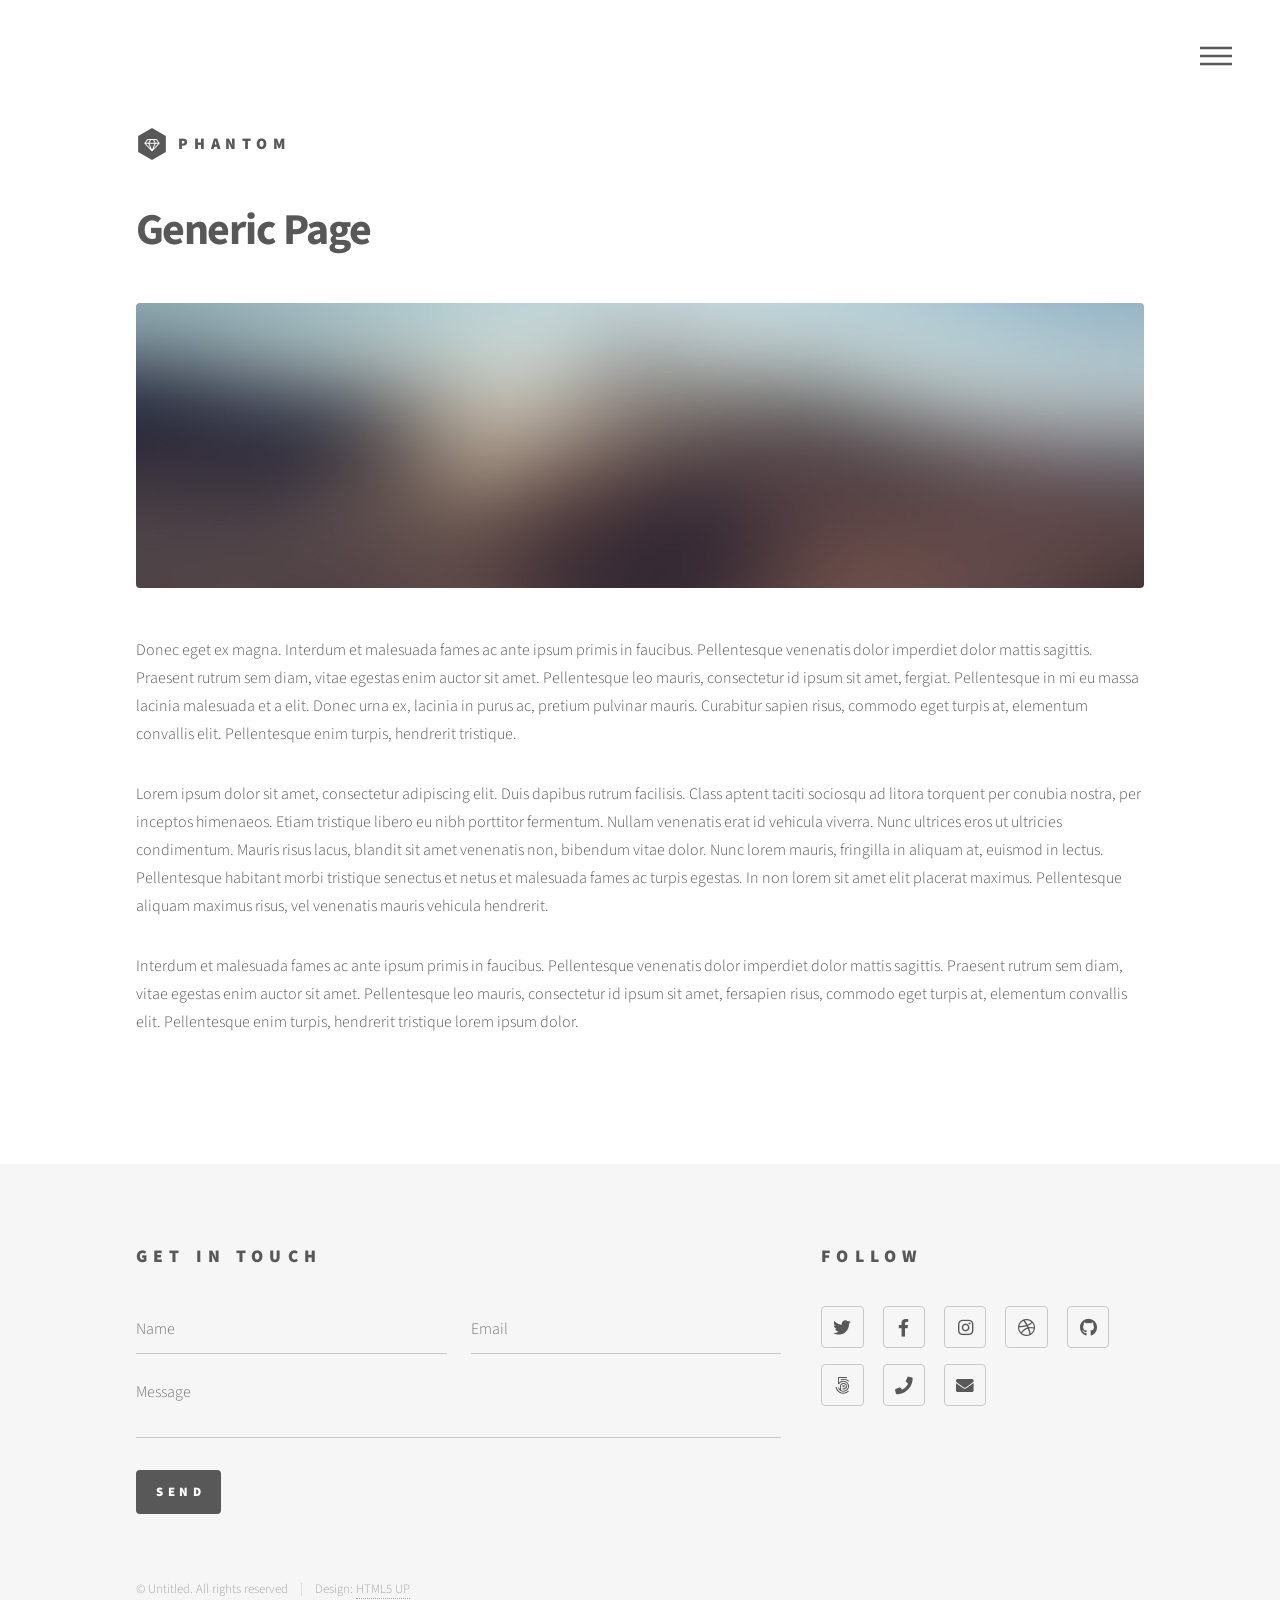
<file: generic.html>
<!DOCTYPE HTML>
<!--
	Phantom by HTML5 UP
	html5up.net | @ajlkn
	Free for personal and commercial use under the CCA 3.0 license (html5up.net/license)
-->
<html>
	<head>
		<title>Generic - Phantom by HTML5 UP</title>
		<meta charset="utf-8" />
		<meta name="viewport" content="width=device-width, initial-scale=1, user-scalable=no" />
		<link rel="stylesheet" href="assets/css/main.css" />
		<noscript><link rel="stylesheet" href="assets/css/noscript.css" /></noscript>
	</head>
	<body class="is-preload">
		<!-- Wrapper -->
			<div id="wrapper">

				<!-- Header -->
					<header id="header">
						<div class="inner">

							<!-- Logo -->
								<a href="index.html" class="logo">
									<span class="symbol"><img src="images/logo.svg" alt="" /></span><span class="title">Phantom</span>
								</a>

							<!-- Nav -->
								<nav>
									<ul>
										<li><a href="#menu">Menu</a></li>
									</ul>
								</nav>

						</div>
					</header>

				<!-- Menu -->
					<nav id="menu">
						<h2>Menu</h2>
						<ul>
							<li><a href="index.html">Home</a></li>
							<li><a href="generic.html">Ipsum veroeros</a></li>
							<li><a href="generic.html">Tempus etiam</a></li>
							<li><a href="generic.html">Consequat dolor</a></li>
							<li><a href="elements.html">Elements</a></li>
						</ul>
					</nav>

				<!-- Main -->
					<div id="main">
						<div class="inner">
							<h1>Generic Page</h1>
							<span class="image main"><img src="images/pic13.jpg" alt="" /></span>
							<p>Donec eget ex magna. Interdum et malesuada fames ac ante ipsum primis in faucibus. Pellentesque venenatis dolor imperdiet dolor mattis sagittis. Praesent rutrum sem diam, vitae egestas enim auctor sit amet. Pellentesque leo mauris, consectetur id ipsum sit amet, fergiat. Pellentesque in mi eu massa lacinia malesuada et a elit. Donec urna ex, lacinia in purus ac, pretium pulvinar mauris. Curabitur sapien risus, commodo eget turpis at, elementum convallis elit. Pellentesque enim turpis, hendrerit tristique.</p>
							<p>Lorem ipsum dolor sit amet, consectetur adipiscing elit. Duis dapibus rutrum facilisis. Class aptent taciti sociosqu ad litora torquent per conubia nostra, per inceptos himenaeos. Etiam tristique libero eu nibh porttitor fermentum. Nullam venenatis erat id vehicula viverra. Nunc ultrices eros ut ultricies condimentum. Mauris risus lacus, blandit sit amet venenatis non, bibendum vitae dolor. Nunc lorem mauris, fringilla in aliquam at, euismod in lectus. Pellentesque habitant morbi tristique senectus et netus et malesuada fames ac turpis egestas. In non lorem sit amet elit placerat maximus. Pellentesque aliquam maximus risus, vel venenatis mauris vehicula hendrerit.</p>
							<p>Interdum et malesuada fames ac ante ipsum primis in faucibus. Pellentesque venenatis dolor imperdiet dolor mattis sagittis. Praesent rutrum sem diam, vitae egestas enim auctor sit amet. Pellentesque leo mauris, consectetur id ipsum sit amet, fersapien risus, commodo eget turpis at, elementum convallis elit. Pellentesque enim turpis, hendrerit tristique lorem ipsum dolor.</p>
						</div>
					</div>

				<!-- Footer -->
					<footer id="footer">
						<div class="inner">
							<section>
								<h2>Get in touch</h2>
								<form method="post" action="#">
									<div class="fields">
										<div class="field half">
											<input type="text" name="name" id="name" placeholder="Name" />
										</div>
										<div class="field half">
											<input type="email" name="email" id="email" placeholder="Email" />
										</div>
										<div class="field">
											<textarea name="message" id="message" placeholder="Message"></textarea>
										</div>
									</div>
									<ul class="actions">
										<li><input type="submit" value="Send" class="primary" /></li>
									</ul>
								</form>
							</section>
							<section>
								<h2>Follow</h2>
								<ul class="icons">
									<li><a href="#" class="icon brands style2 fa-twitter"><span class="label">Twitter</span></a></li>
									<li><a href="#" class="icon brands style2 fa-facebook-f"><span class="label">Facebook</span></a></li>
									<li><a href="#" class="icon brands style2 fa-instagram"><span class="label">Instagram</span></a></li>
									<li><a href="#" class="icon brands style2 fa-dribbble"><span class="label">Dribbble</span></a></li>
									<li><a href="#" class="icon brands style2 fa-github"><span class="label">GitHub</span></a></li>
									<li><a href="#" class="icon brands style2 fa-500px"><span class="label">500px</span></a></li>
									<li><a href="#" class="icon solid style2 fa-phone"><span class="label">Phone</span></a></li>
									<li><a href="#" class="icon solid style2 fa-envelope"><span class="label">Email</span></a></li>
								</ul>
							</section>
							<ul class="copyright">
								<li>&copy; Untitled. All rights reserved</li><li>Design: <a href="http://html5up.net">HTML5 UP</a></li>
							</ul>
						</div>
					</footer>

			</div>

		<!-- Scripts -->
			<script src="assets/js/jquery.min.js"></script>
			<script src="assets/js/browser.min.js"></script>
			<script src="assets/js/breakpoints.min.js"></script>
			<script src="assets/js/util.js"></script>
			<script src="assets/js/main.js"></script>

	</body>
</html>
</file>
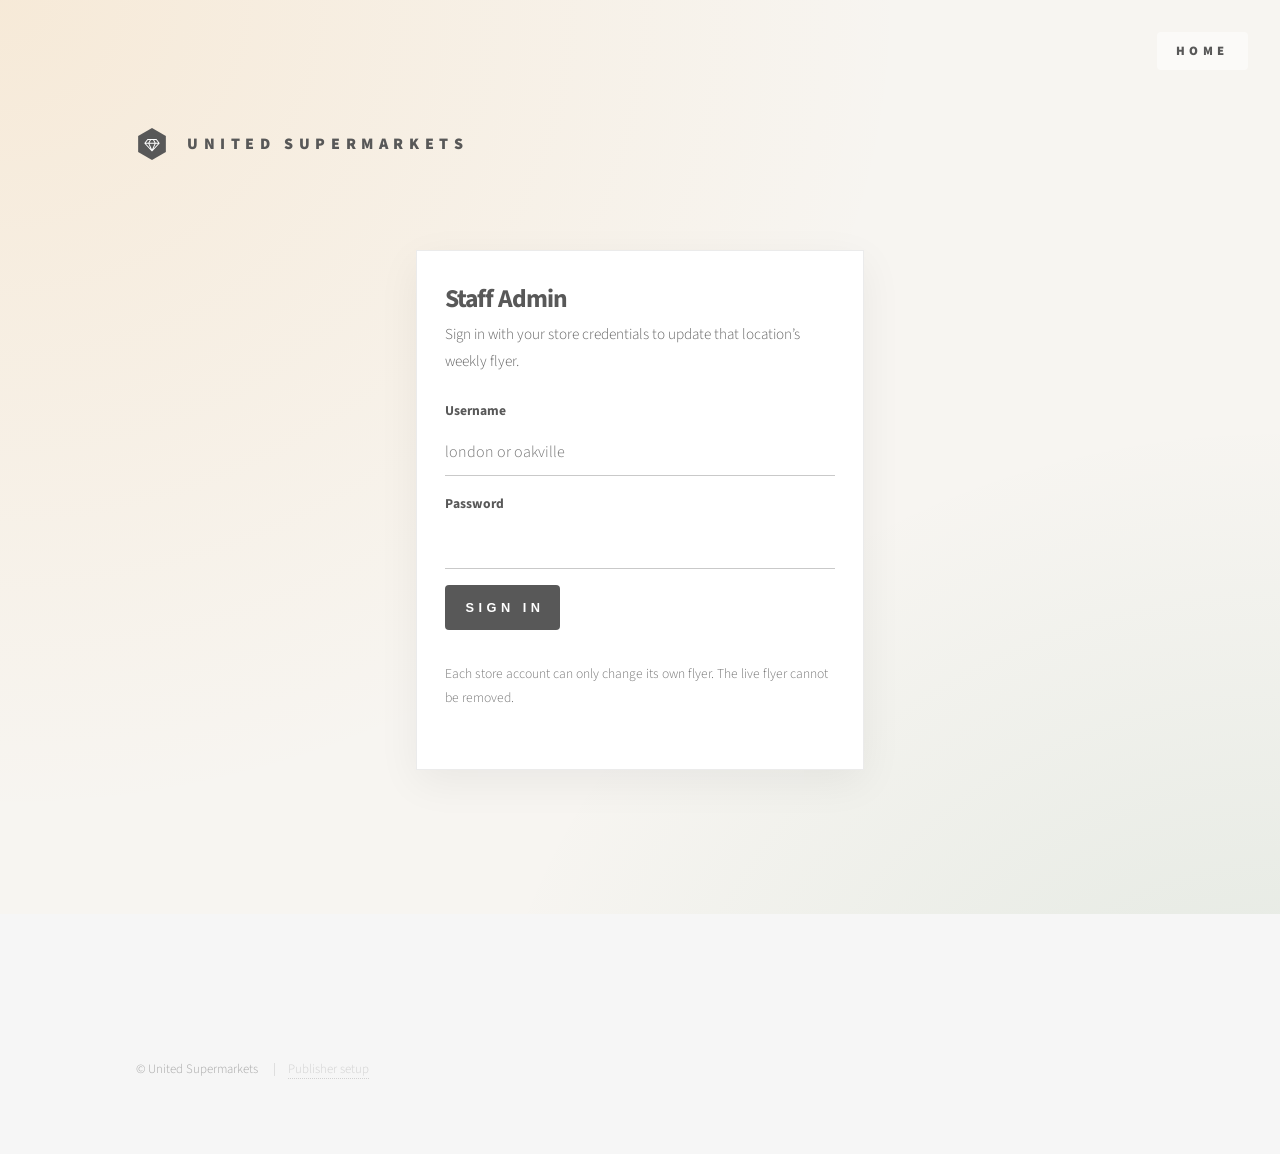
<file: admin/dashboard.html>
<!DOCTYPE HTML>
<html lang="en">
<head>
  <title>Flyer Admin | United Supermarkets</title>
  <meta charset="utf-8" />
  <meta name="viewport" content="width=device-width, initial-scale=1, user-scalable=no" />
  <meta name="robots" content="noindex, nofollow" />
  <link rel="stylesheet" href="/assets/css/main.css" />
  <link rel="stylesheet" href="/assets/css/admin.css" />
</head>
<body class="is-preload admin-shell">
  <div id="wrapper">
    <header id="header">
      <div class="inner">
        <a href="/" class="logo">
          <span class="symbol"><img src="/images/logo.svg" alt="United Supermarkets" /></span>
          <span class="title">United Supermarkets</span>
        </a>
        <nav>
          <ul>
            <li><a href="/" id="nav-home">Home</a></li>
            <li><a href="#" id="logout-link">Sign out</a></li>
          </ul>
        </nav>
      </div>
    </header>

    <div id="main">
      <div class="inner admin-dash">
        <div class="admin-toolbar">
          <div>
            <h1 style="margin-bottom:0.35rem">Flyer Admin</h1>
            <span class="admin-badge" id="location-badge">Location</span>
          </div>
          <div class="admin-actions">
            <a class="button" id="public-page-link" href="#" target="_blank" rel="noopener">Open public page</a>
            <button type="button" class="button" id="refresh-btn">Refresh preview</button>
          </div>
        </div>

        <section class="admin-panel">
          <h2>Current live flyer</h2>
          <p class="admin-note">
            This is the PDF shoppers see on the website. You can replace it with a new PDF,
            but you cannot delete it — the site always needs one flyer live.
          </p>
          <iframe class="admin-flyer-frame" id="flyer-preview" title="Current live flyer PDF"></iframe>
          <p class="admin-muted" style="margin-top:0.75rem">
            Public URL: <a id="public-pdf-link" href="#" target="_blank" rel="noopener"></a>
          </p>
        </section>

        <section class="admin-panel">
          <h2>Replace flyer</h2>
          <p class="admin-note">
            Upload a new PDF for <strong id="location-name">this store</strong> only.
            The previous file is overwritten at the same URL (GitHub Pages updates in about a minute).
          </p>
          <ul class="admin-rules">
            <li>Only PDF files are accepted.</li>
            <li>Delete is disabled — replace only.</li>
            <li>You cannot change another location’s flyer from this account.</li>
          </ul>

          <form id="upload-form" style="margin-top:1.25rem">
            <div class="admin-field">
              <label for="flyer-file">New flyer PDF</label>
              <input type="file" id="flyer-file" accept="application/pdf,.pdf" required />
            </div>
            <div class="admin-actions">
              <button type="submit" class="button primary" id="publish-btn">Publish replacement</button>
            </div>
          </form>

          <div id="status" class="admin-status" role="status" aria-live="polite"></div>
        </section>
      </div>
    </div>

    <footer id="footer">
      <div class="inner">
        <ul class="copyright">
          <li>&copy; United Supermarkets</li>
          <li><a class="admin-footer-link" href="/admin/setup.html">Publisher setup</a></li>
        </ul>
      </div>
    </footer>
  </div>

  <script src="/admin/config.js"></script>
  <script src="/assets/js/admin-auth.js"></script>
  <script src="/assets/js/admin-flyer.js"></script>
  <script>
    (function () {
      var auth = UnitedAdminAuth.requireSession();
      if (!auth) return;

      var location = auth.location;
      var statusEl = document.getElementById("status");
      var preview = document.getElementById("flyer-preview");
      var publishBtn = document.getElementById("publish-btn");

      document.getElementById("location-badge").textContent = location.label + " store";
      document.getElementById("location-name").textContent = location.label;
      document.getElementById("public-page-link").href = location.pageUrl;
      document.getElementById("public-pdf-link").href = location.publicUrl;
      document.getElementById("public-pdf-link").textContent =
        UNITED_ADMIN_CONFIG.github.siteOrigin + location.publicUrl;

      function showStatus(type, message) {
        statusEl.className = "admin-status is-visible is-" + type;
        statusEl.textContent = message;
      }

      function loadPreview() {
        preview.src = UnitedAdminFlyer.cacheBustUrl(location.publicUrl);
      }

      document.getElementById("refresh-btn").addEventListener("click", function () {
        loadPreview();
        showStatus("info", "Preview refreshed.");
      });

      document.getElementById("logout-link").addEventListener("click", function (event) {
        event.preventDefault();
        UnitedAdminAuth.logout();
        window.location.replace("/admin/");
      });

      document.getElementById("upload-form").addEventListener("submit", function (event) {
        event.preventDefault();
        var fileInput = document.getElementById("flyer-file");
        var file = fileInput.files && fileInput.files[0];
        var token = UnitedAdminAuth.getPublishToken();

        if (!token) {
          showStatus(
            "err",
            "Publish token is missing. Open Publisher setup, save the GitHub token on this computer, then try again."
          );
          return;
        }

        var validation = UnitedAdminFlyer.validatePdf(file);
        if (validation) {
          showStatus("err", validation);
          return;
        }

        publishBtn.disabled = true;
        showStatus("info", "Uploading and publishing… this may take a moment.");

        UnitedAdminFlyer.replaceFlyer(location, file, token)
          .then(function (result) {
            showStatus(
              "ok",
              "Published. Live URL: " +
                result.publicUrl +
                " — allow about one minute for GitHub Pages to update, then refresh the preview."
            );
            fileInput.value = "";
            window.setTimeout(loadPreview, 5000);
          })
          .catch(function (error) {
            showStatus("err", error.message || "Publish failed.");
          })
          .then(function () {
            publishBtn.disabled = false;
          });
      });

      loadPreview();
    })();
  </script>
</body>
</html>
</file>
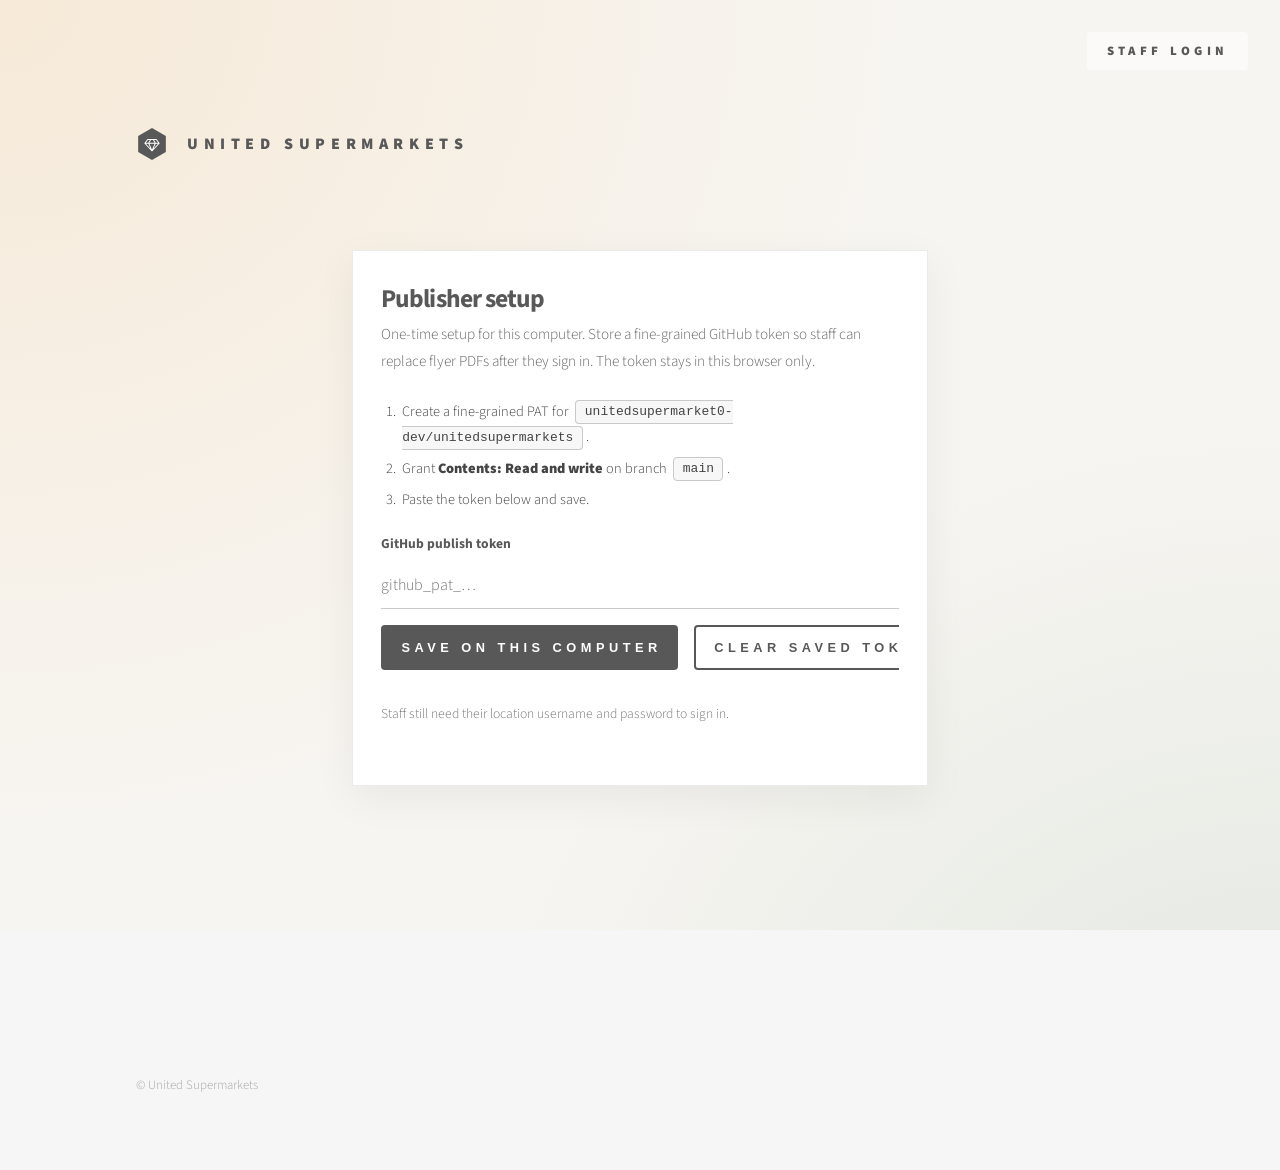
<file: admin/setup.html>
<!DOCTYPE HTML>
<html lang="en">
<head>
  <title>Publisher Setup | United Supermarkets</title>
  <meta charset="utf-8" />
  <meta name="viewport" content="width=device-width, initial-scale=1, user-scalable=no" />
  <meta name="robots" content="noindex, nofollow" />
  <link rel="stylesheet" href="/assets/css/main.css" />
  <link rel="stylesheet" href="/assets/css/admin.css" />
</head>
<body class="is-preload admin-shell">
  <div id="wrapper">
    <header id="header">
      <div class="inner">
        <a href="/" class="logo">
          <span class="symbol"><img src="/images/logo.svg" alt="United Supermarkets" /></span>
          <span class="title">United Supermarkets</span>
        </a>
        <nav>
          <ul>
            <li><a href="/admin/">Staff login</a></li>
          </ul>
        </nav>
      </div>
    </header>

    <div id="main">
      <div class="inner">
        <div class="admin-card" style="max-width:36rem">
          <h1>Publisher setup</h1>
          <p class="lede">
            One-time setup for this computer. Store a fine-grained GitHub token so staff can
            replace flyer PDFs after they sign in. The token stays in this browser only.
          </p>

          <ol class="admin-rules" style="margin-bottom:1.25rem">
            <li>Create a fine-grained PAT for <code>unitedsupermarket0-dev/unitedsupermarkets</code>.</li>
            <li>Grant <strong>Contents: Read and write</strong> on branch <code>main</code>.</li>
            <li>Paste the token below and save.</li>
          </ol>

          <form id="setup-form">
            <div class="admin-field">
              <label for="token">GitHub publish token</label>
              <input type="password" id="token" name="token" autocomplete="off" placeholder="github_pat_…" />
            </div>
            <ul class="actions">
              <li><button type="submit" class="button primary">Save on this computer</button></li>
              <li><button type="button" class="button" id="clear-btn">Clear saved token</button></li>
            </ul>
          </form>

          <div id="status" class="admin-status" role="status" aria-live="polite"></div>
          <p class="admin-muted">Staff still need their location username and password to sign in.</p>
        </div>
      </div>
    </div>

    <footer id="footer">
      <div class="inner">
        <ul class="copyright">
          <li>&copy; United Supermarkets</li>
        </ul>
      </div>
    </footer>
  </div>

  <script src="/admin/config.js"></script>
  <script src="/assets/js/admin-auth.js"></script>
  <script>
    (function () {
      var statusEl = document.getElementById("status");
      var tokenInput = document.getElementById("token");

      function showStatus(type, message) {
        statusEl.className = "admin-status is-visible is-" + type;
        statusEl.textContent = message;
      }

      if (UnitedAdminAuth.getPublishToken()) {
        showStatus("ok", "A publish token is already saved in this browser.");
      }

      document.getElementById("setup-form").addEventListener("submit", function (event) {
        event.preventDefault();
        var token = tokenInput.value.trim();
        if (!token) {
          showStatus("err", "Paste a GitHub token first.");
          return;
        }
        UnitedAdminAuth.setPublishToken(token);
        tokenInput.value = "";
        showStatus("ok", "Token saved on this computer. Staff can publish from the dashboard.");
      });

      document.getElementById("clear-btn").addEventListener("click", function () {
        UnitedAdminAuth.setPublishToken("");
        showStatus("info", "Saved token cleared from this browser.");
      });
    })();
  </script>
</body>
</html>
</file>
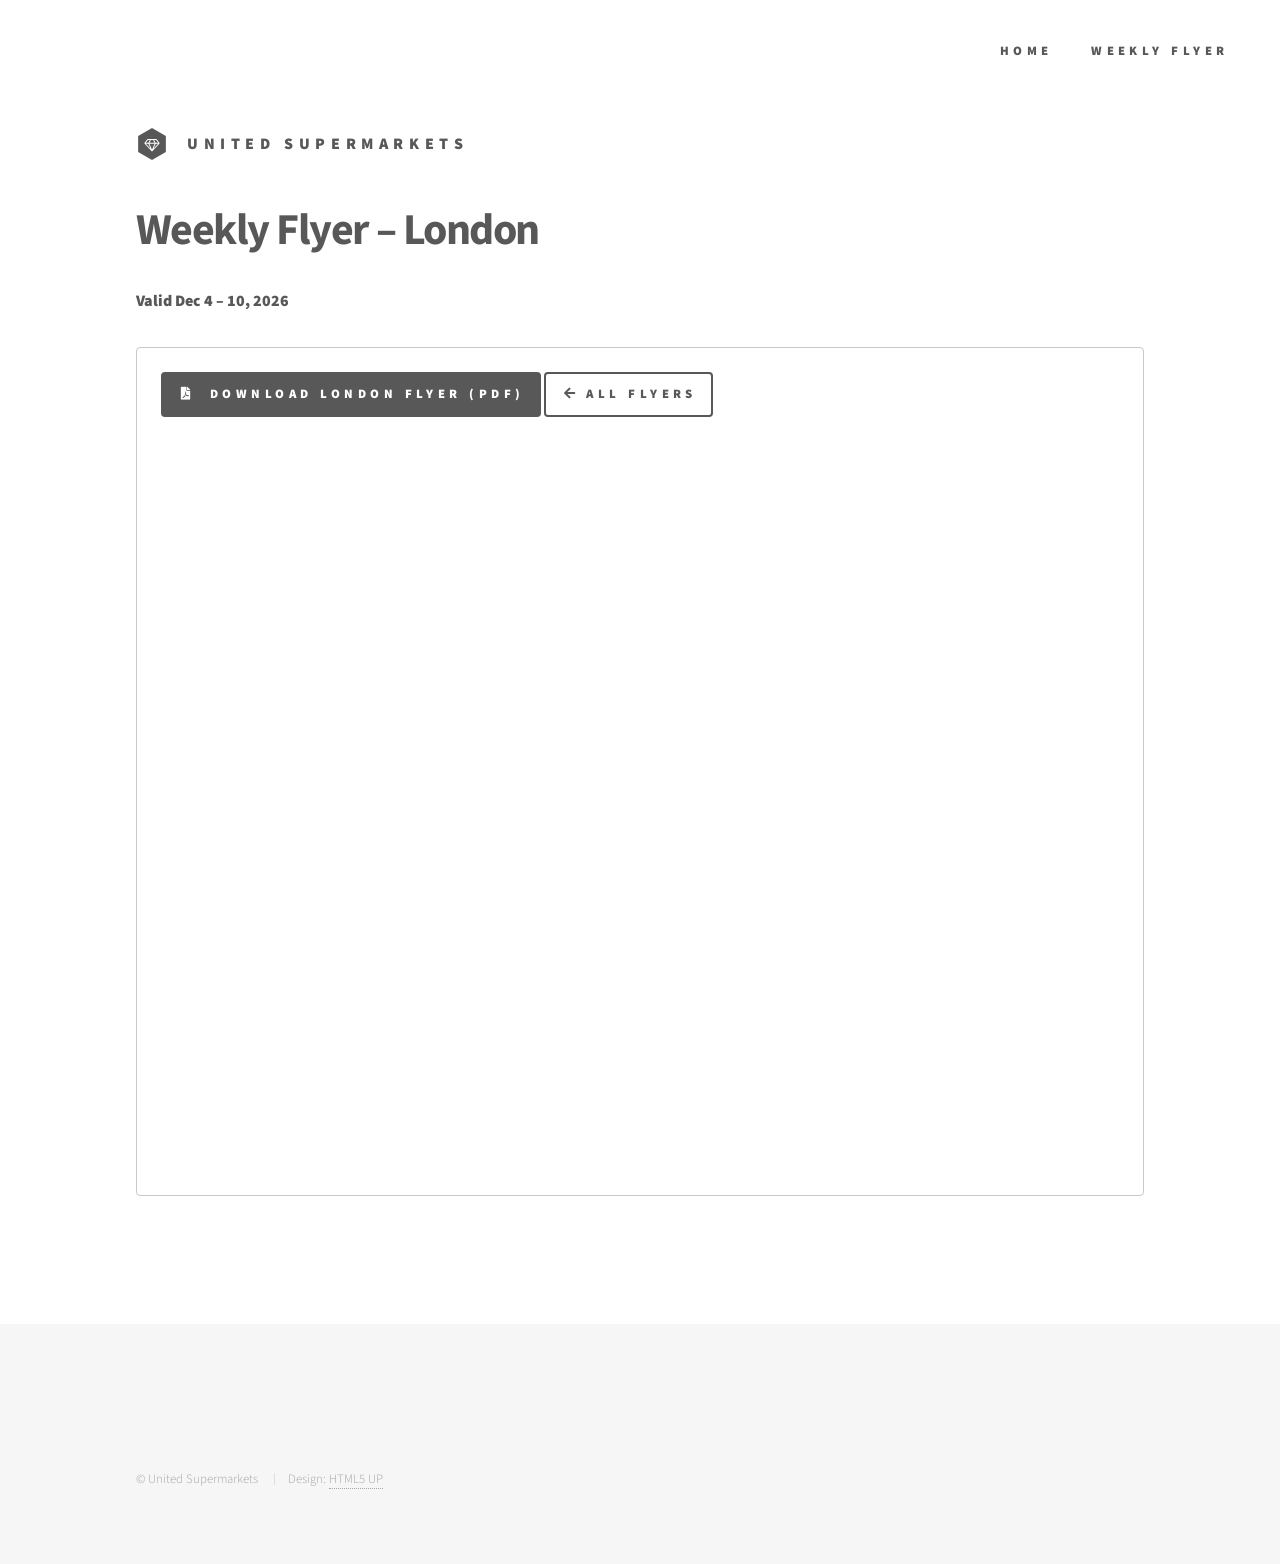
<file: flyer/london.html>
<!DOCTYPE HTML>
<html lang="en">
<head>
  <title>Weekly Flyer – London | United Supermarkets</title>
  <meta charset="utf-8" />
  <meta name="viewport" content="width=device-width, initial-scale=1, user-scalable=no" />
  <link rel="stylesheet" href="/assets/css/main.css" />
  <noscript><link rel="stylesheet" href="/assets/css/noscript.css" /></noscript>
  <style>
    .flyer-embed { width: 100%; min-height: 80vh; border: none; border-radius: 4px; }
    .flyer-actions { margin-bottom: 1rem; }
  </style>
</head>

<body class="is-preload">

  <div id="wrapper">

    <!-- Header -->
    <header id="header">
      <div class="inner">

        <a href="/" class="logo">
          <span class="symbol">
            <img src="/images/logo.svg" alt="United Supermarkets" />
          </span>
          <span class="title">United Supermarkets</span>
        </a>

        <nav>
          <ul>
            <li><a href="/">Home</a></li>
            <li><a href="index.html">Weekly Flyer</a></li>
          </ul>
        </nav>

      </div>
    </header>

    <!-- Main -->
    <div id="main">
      <div class="inner">

        <header class="major">
          <h1>Weekly Flyer – London</h1>
          <p><strong><span class="js-flyer-valid-range"></span></strong></p>
        </header>

        <section class="box">
          <div class="flyer-actions">
            <a href="london.pdf" class="button primary icon solid fa-file-pdf" download>
              Download London Flyer (PDF)
            </a>
            <a href="index.html" class="button icon solid fa-arrow-left">All Flyers</a>
          </div>
          <iframe class="flyer-embed" src="london.pdf" title="London Weekly Flyer (PDF)"></iframe>
        </section>

      </div>
    </div>

    <!-- Footer -->
    <footer id="footer">
      <div class="inner">
        <ul class="copyright">
          <li>&copy; United Supermarkets</li>
          <li>Design: <a href="https://html5up.net">HTML5 UP</a></li>
        </ul>
      </div>
    </footer>

  </div>

  <script src="/assets/js/flyer-dates.js"></script>
</body>
</html>
</file>
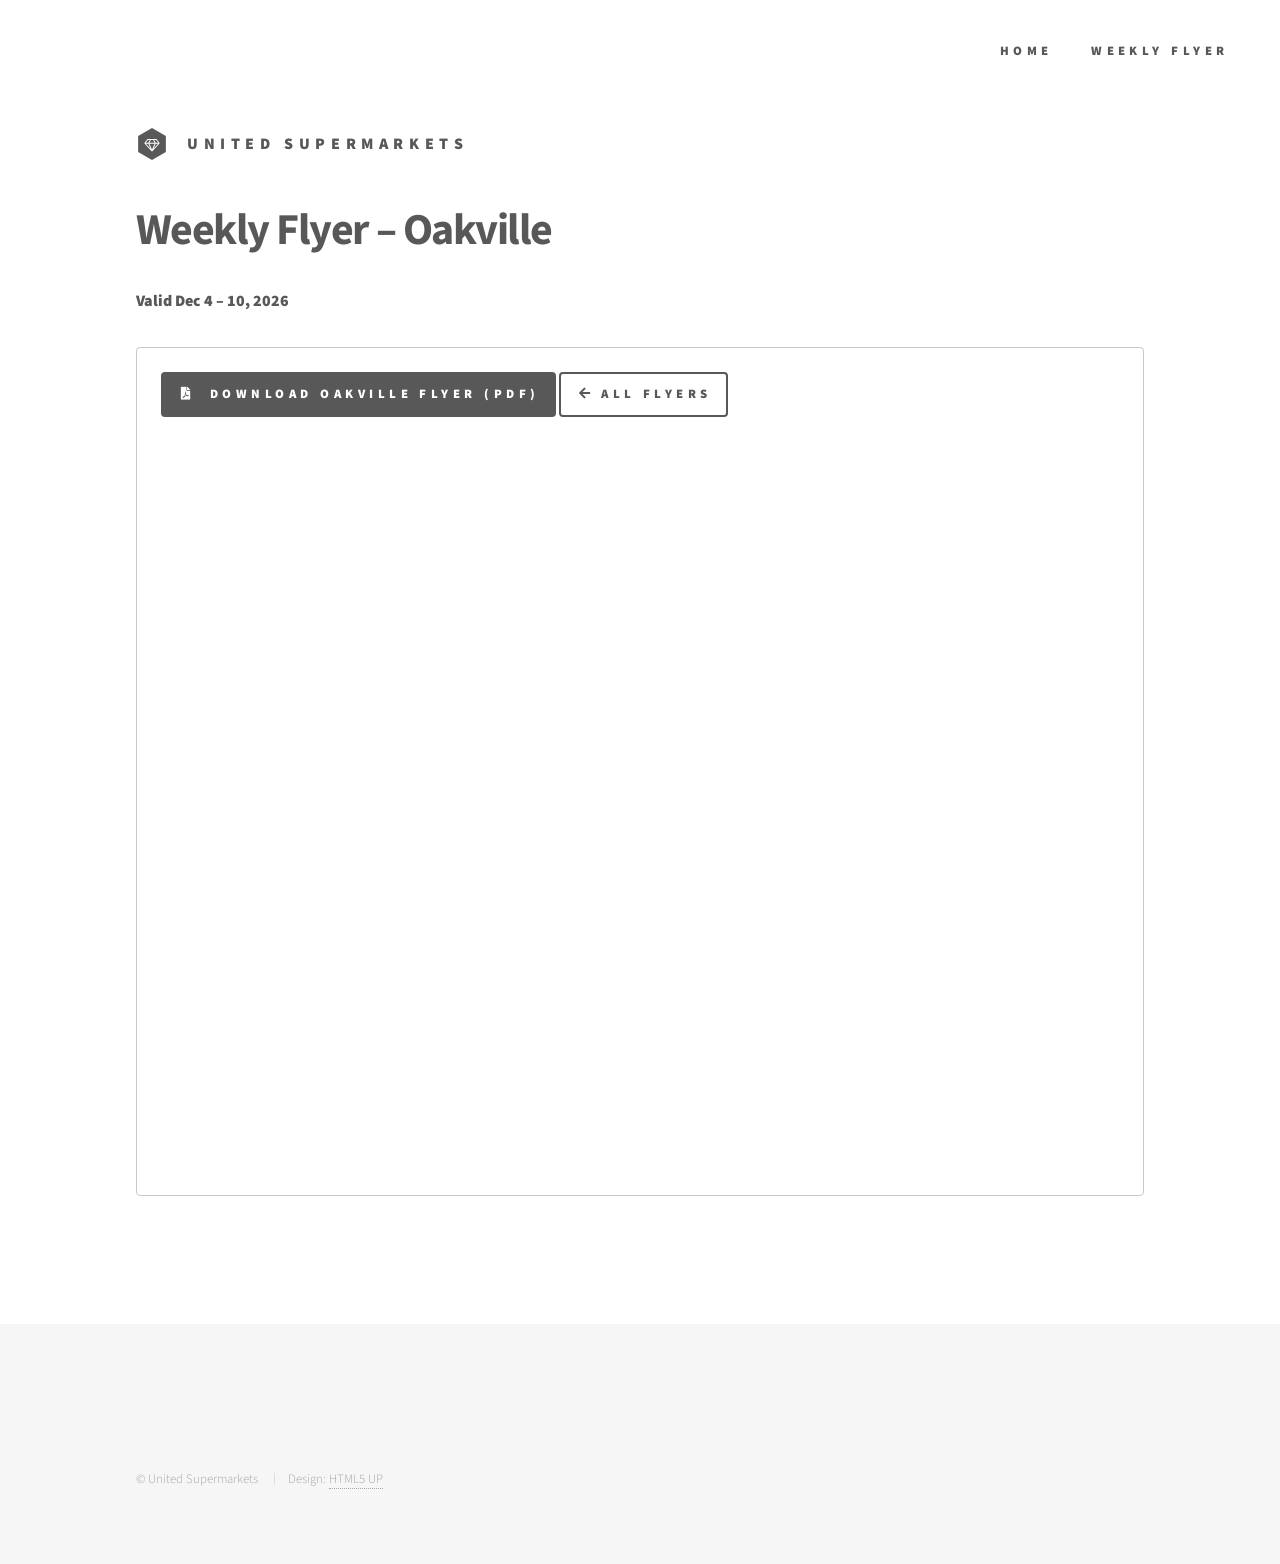
<file: flyer/oakville.html>
<!DOCTYPE HTML>
<html lang="en">
<head>
  <title>Weekly Flyer – Oakville | United Supermarkets</title>
  <meta charset="utf-8" />
  <meta name="viewport" content="width=device-width, initial-scale=1, user-scalable=no" />
  <link rel="stylesheet" href="/assets/css/main.css" />
  <noscript><link rel="stylesheet" href="/assets/css/noscript.css" /></noscript>
  <style>
    .flyer-embed { width: 100%; min-height: 80vh; border: none; border-radius: 4px; }
    .flyer-actions { margin-bottom: 1rem; }
  </style>
</head>

<body class="is-preload">

  <div id="wrapper">

    <!-- Header -->
    <header id="header">
      <div class="inner">

        <a href="/" class="logo">
          <span class="symbol">
            <img src="/images/logo.svg" alt="United Supermarkets" />
          </span>
          <span class="title">United Supermarkets</span>
        </a>

        <nav>
          <ul>
            <li><a href="/">Home</a></li>
            <li><a href="index.html">Weekly Flyer</a></li>
          </ul>
        </nav>

      </div>
    </header>

    <!-- Main -->
    <div id="main">
      <div class="inner">

        <header class="major">
          <h1>Weekly Flyer – Oakville</h1>
          <p><strong><span class="js-flyer-valid-range"></span></strong></p>
        </header>

        <section class="box">
          <div class="flyer-actions">
            <a href="/flyers/weekly-oakville.pdf" class="button primary icon solid fa-file-pdf" download>
              Download Oakville Flyer (PDF)
            </a>
            <a href="index.html" class="button icon solid fa-arrow-left">All Flyers</a>
          </div>
          <iframe class="flyer-embed" src="/flyers/weekly-oakville.pdf" title="Oakville Weekly Flyer (PDF)"></iframe>
        </section>

      </div>
    </div>

    <!-- Footer -->
    <footer id="footer">
      <div class="inner">
        <ul class="copyright">
          <li>&copy; United Supermarkets</li>
          <li>Design: <a href="https://html5up.net">HTML5 UP</a></li>
        </ul>
      </div>
    </footer>

  </div>

  <script src="/assets/js/flyer-dates.js"></script>
</body>
</html>
</file>
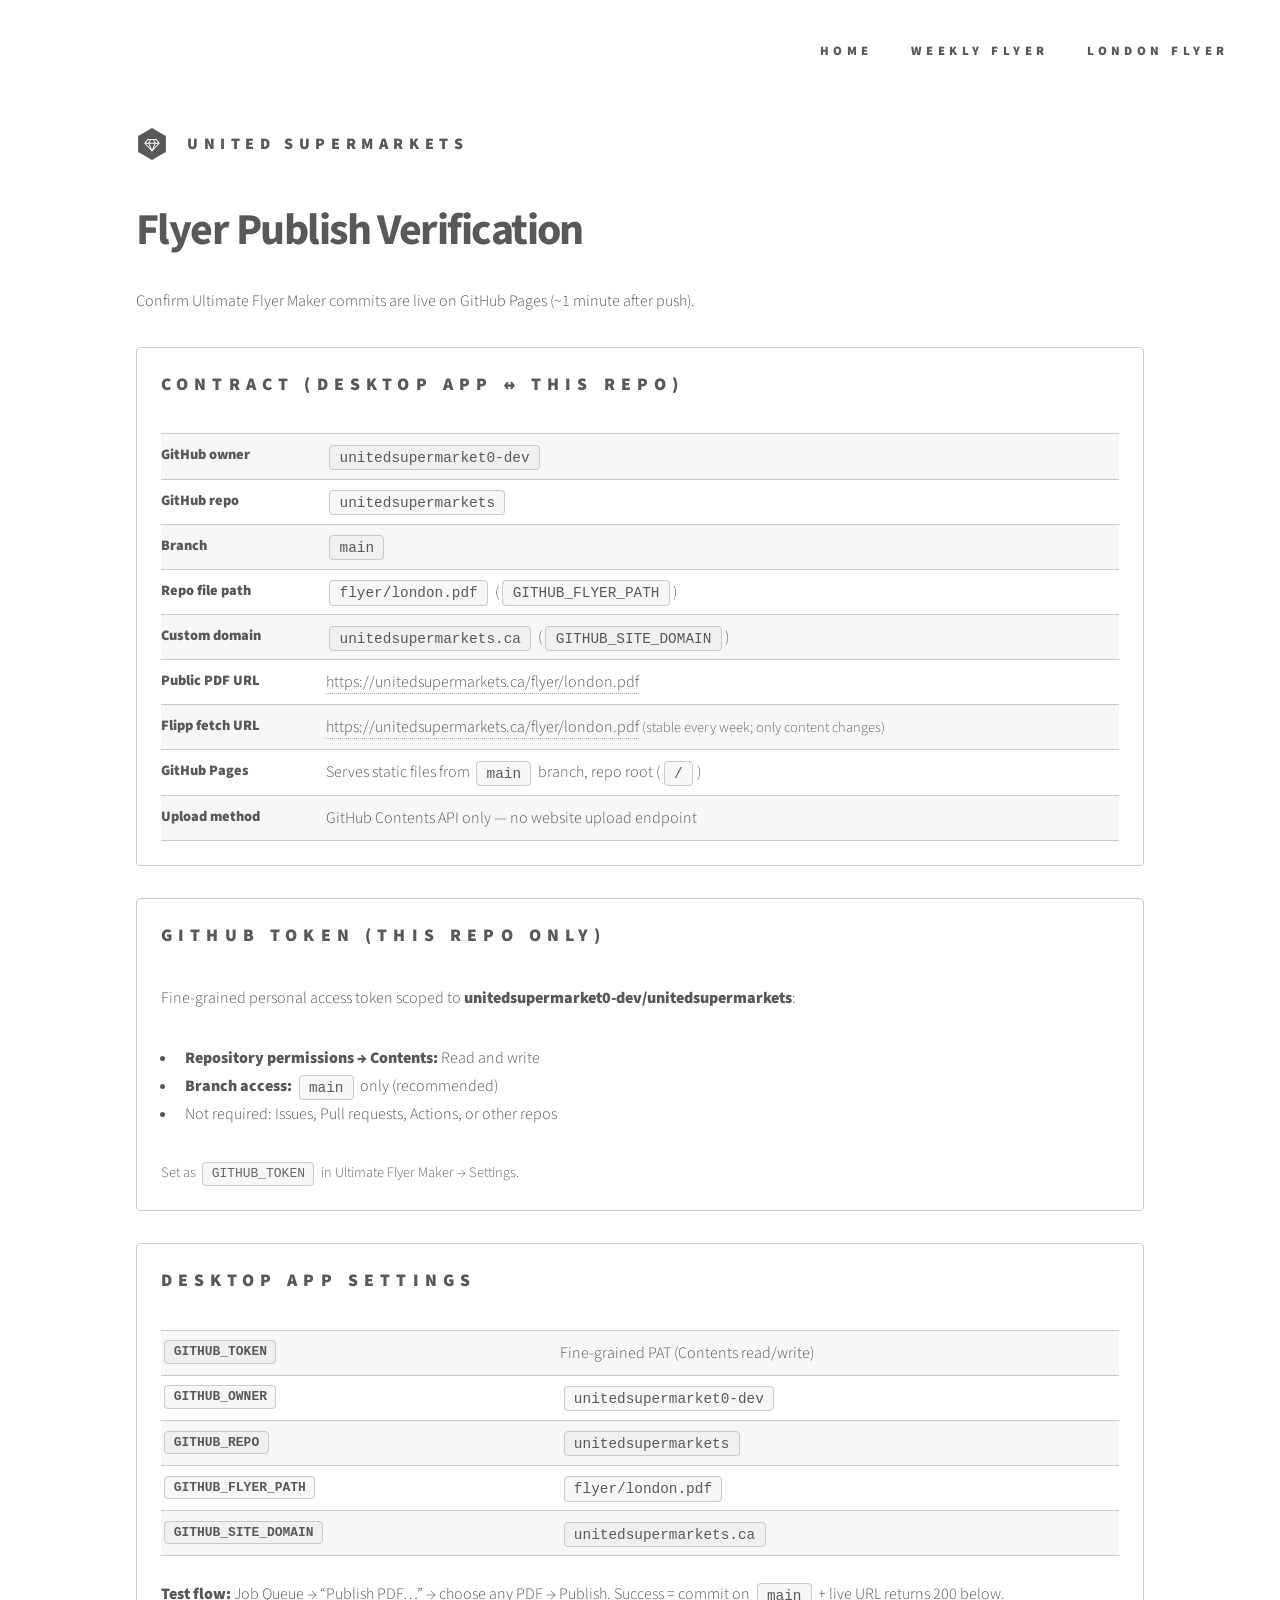
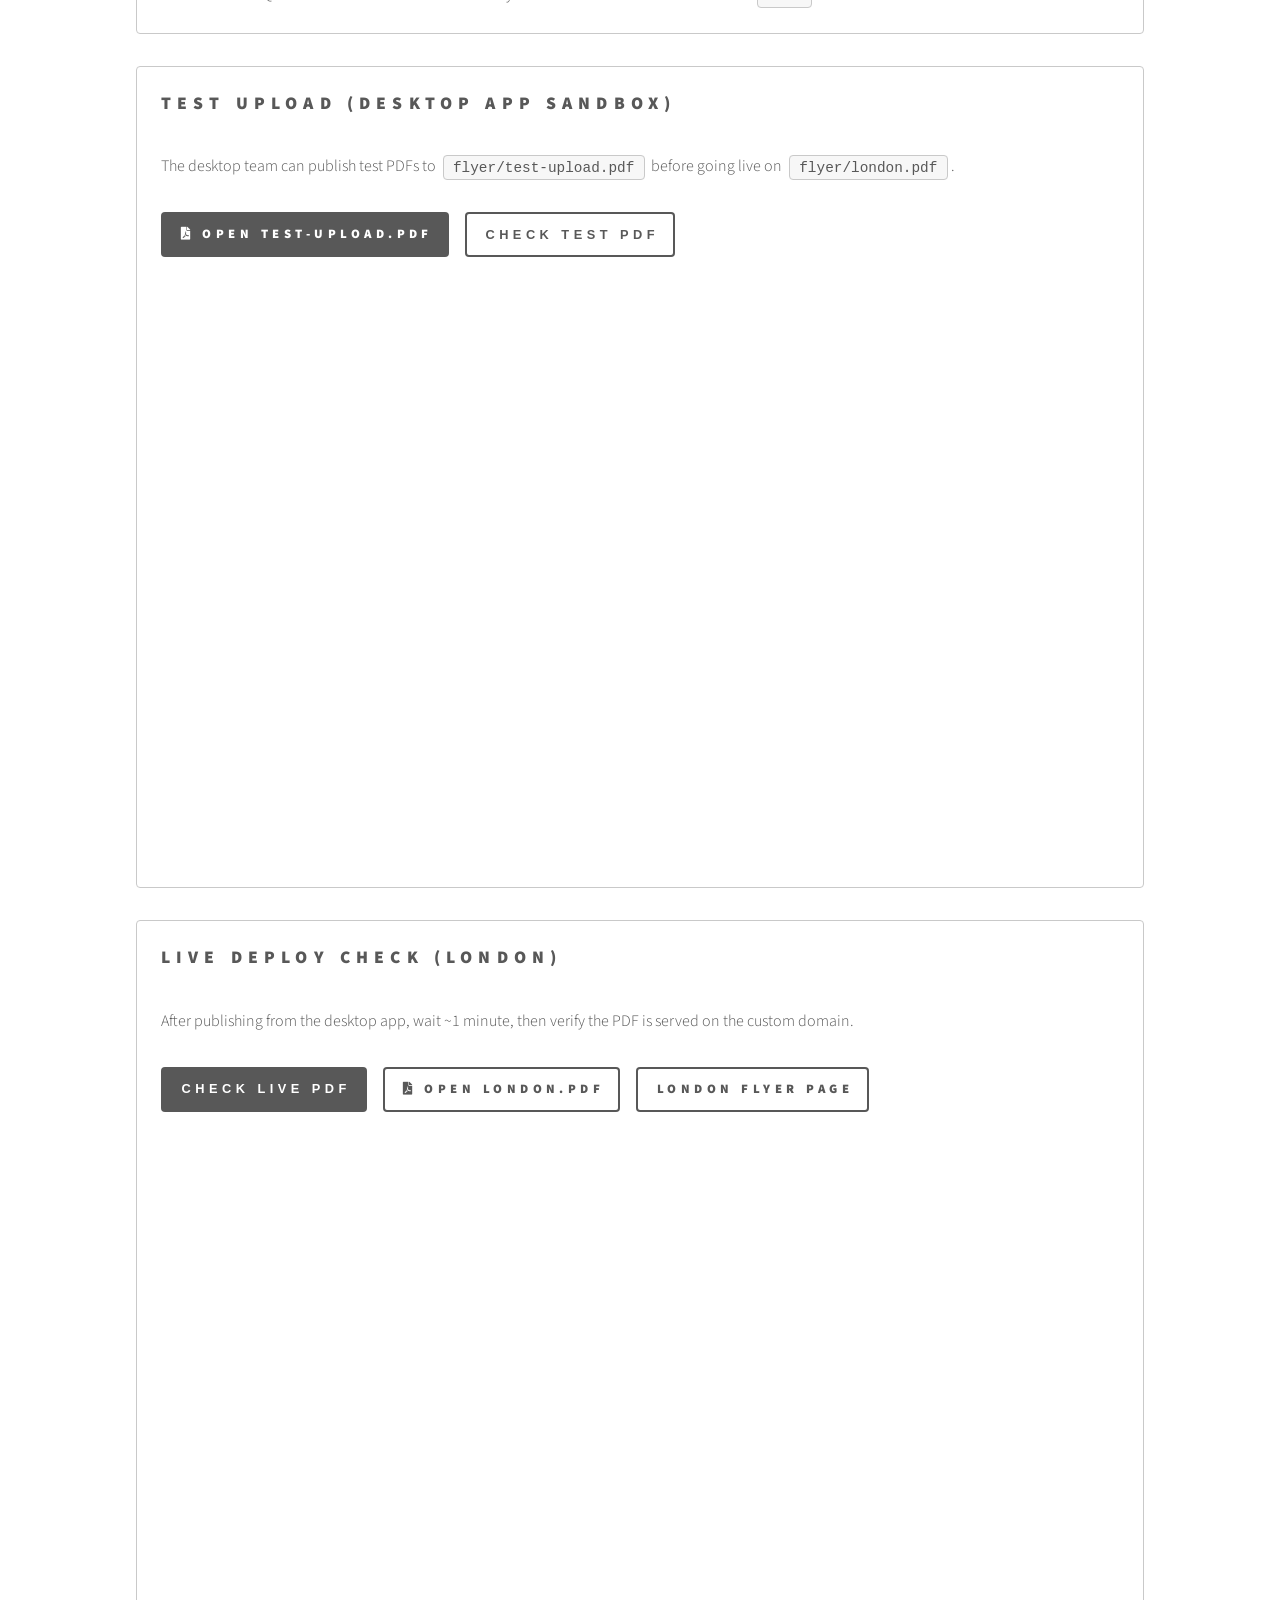
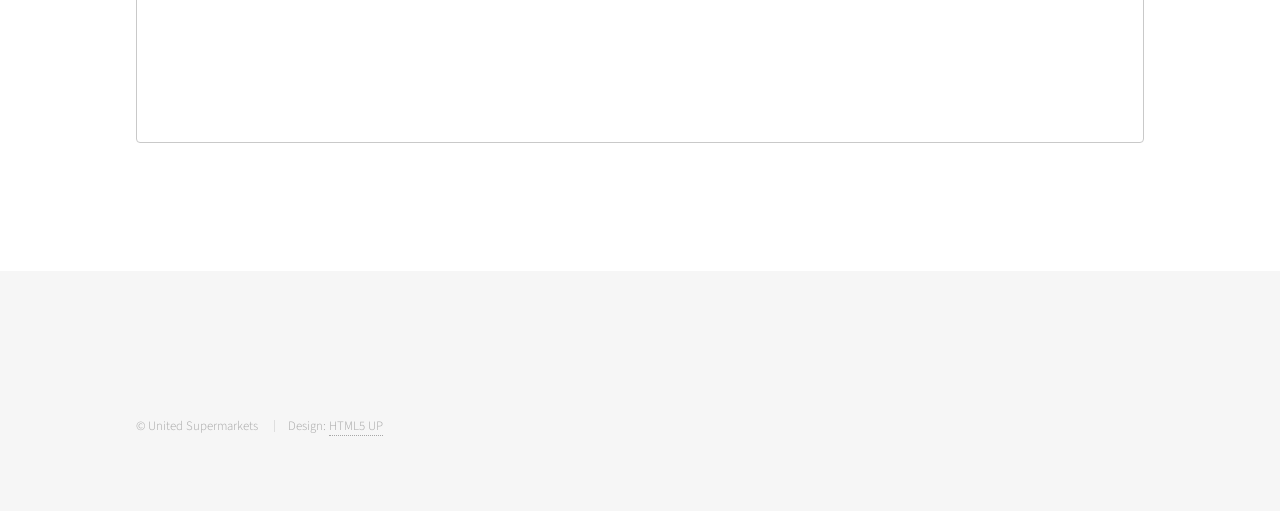
<file: flyer/test-upload.html>
<!DOCTYPE HTML>
<html lang="en">
<head>
  <title>Flyer Publish Verification | United Supermarkets</title>
  <meta charset="utf-8" />
  <meta name="viewport" content="width=device-width, initial-scale=1, user-scalable=no" />
  <meta name="robots" content="noindex, nofollow" />
  <link rel="stylesheet" href="/assets/css/main.css" />
  <noscript><link rel="stylesheet" href="/assets/css/noscript.css" /></noscript>
  <style>
    .verify-table { width: 100%; margin-bottom: 1.5rem; }
    .verify-table th { text-align: left; padding: 0.5rem 1rem 0.5rem 0; vertical-align: top; white-space: nowrap; }
    .verify-table td { padding: 0.5rem 0; word-break: break-all; }
    .verify-table code { font-size: 0.9em; }
    .verify-status {
      margin-top: 1rem;
      padding: 0.75rem 1rem;
      border-radius: 4px;
      display: none;
    }
    .verify-status.is-visible { display: block; }
    .verify-status.is-info { background: #eef6ff; color: #1e4f7a; }
    .verify-status.is-success { background: #edf7ed; color: #1f5f2b; }
    .verify-status.is-error { background: #fdecec; color: #8a1f1f; }
    .flyer-embed {
      width: 100%;
      min-height: 60vh;
      border: none;
      border-radius: 4px;
      margin-top: 1rem;
    }
    .verify-note { font-size: 0.9em; color: #666; }
    .verify-meta { font-family: monospace; font-size: 0.85em; word-break: break-all; }
  </style>
</head>

<body class="is-preload">

  <div id="wrapper">

    <header id="header">
      <div class="inner">
        <a href="/" class="logo">
          <span class="symbol">
            <img src="/images/logo.svg" alt="United Supermarkets" />
          </span>
          <span class="title">United Supermarkets</span>
        </a>
        <nav>
          <ul>
            <li><a href="/">Home</a></li>
            <li><a href="index.html">Weekly Flyer</a></li>
            <li><a href="london.html">London Flyer</a></li>
          </ul>
        </nav>
      </div>
    </header>

    <div id="main">
      <div class="inner">

        <header class="major">
          <h1>Flyer Publish Verification</h1>
          <p>Confirm Ultimate Flyer Maker commits are live on GitHub Pages (~1 minute after push).</p>
        </header>

        <section class="box">
          <h2>Contract (desktop app ↔ this repo)</h2>
          <table class="verify-table">
            <tr><th>GitHub owner</th><td><code>unitedsupermarket0-dev</code></td></tr>
            <tr><th>GitHub repo</th><td><code>unitedsupermarkets</code></td></tr>
            <tr><th>Branch</th><td><code>main</code></td></tr>
            <tr><th>Repo file path</th><td><code>flyer/london.pdf</code> (<code>GITHUB_FLYER_PATH</code>)</td></tr>
            <tr><th>Custom domain</th><td><code>unitedsupermarkets.ca</code> (<code>GITHUB_SITE_DOMAIN</code>)</td></tr>
            <tr><th>Public PDF URL</th><td><a id="public-pdf-url" href="https://unitedsupermarkets.ca/flyer/london.pdf">https://unitedsupermarkets.ca/flyer/london.pdf</a></td></tr>
            <tr><th>Flipp fetch URL</th><td><a href="https://unitedsupermarkets.ca/flyer/london.pdf">https://unitedsupermarkets.ca/flyer/london.pdf</a> <span class="verify-note">(stable every week; only content changes)</span></td></tr>
            <tr><th>GitHub Pages</th><td>Serves static files from <code>main</code> branch, repo root (<code>/</code>)</td></tr>
            <tr><th>Upload method</th><td>GitHub Contents API only — no website upload endpoint</td></tr>
          </table>
        </section>

        <section class="box">
          <h2>GitHub token (this repo only)</h2>
          <p>Fine-grained personal access token scoped to <strong>unitedsupermarket0-dev/unitedsupermarkets</strong>:</p>
          <ul>
            <li><strong>Repository permissions → Contents:</strong> Read and write</li>
            <li><strong>Branch access:</strong> <code>main</code> only (recommended)</li>
            <li>Not required: Issues, Pull requests, Actions, or other repos</li>
          </ul>
          <p class="verify-note">Set as <code>GITHUB_TOKEN</code> in Ultimate Flyer Maker → Settings.</p>
        </section>

        <section class="box">
          <h2>Desktop app settings</h2>
          <table class="verify-table">
            <tr><th><code>GITHUB_TOKEN</code></th><td>Fine-grained PAT (Contents read/write)</td></tr>
            <tr><th><code>GITHUB_OWNER</code></th><td><code>unitedsupermarket0-dev</code></td></tr>
            <tr><th><code>GITHUB_REPO</code></th><td><code>unitedsupermarkets</code></td></tr>
            <tr><th><code>GITHUB_FLYER_PATH</code></th><td><code>flyer/london.pdf</code></td></tr>
            <tr><th><code>GITHUB_SITE_DOMAIN</code></th><td><code>unitedsupermarkets.ca</code></td></tr>
          </table>
          <p><strong>Test flow:</strong> Job Queue → “Publish PDF…” → choose any PDF → Publish. Success = commit on <code>main</code> + live URL returns 200 below.</p>
        </section>

        <section class="box">
          <h2>Test upload (desktop app sandbox)</h2>
          <p>
            The desktop team can publish test PDFs to <code>flyer/test-upload.pdf</code> before going live on
            <code>flyer/london.pdf</code>.
          </p>
          <ul class="actions">
            <li><a href="test-upload.pdf" class="button primary icon solid fa-file-pdf" target="_blank" rel="noopener">Open test-upload.pdf</a></li>
            <li><button type="button" class="button" id="verify-test-button">Check test PDF</button></li>
          </ul>
          <div id="verify-test-status" class="verify-status" role="status" aria-live="polite"></div>
          <p id="verify-test-meta" class="verify-meta"></p>
          <iframe class="flyer-embed" id="test-pdf-preview" src="test-upload.pdf" title="Test upload PDF"></iframe>
        </section>

        <section class="box">
          <h2>Live deploy check (London)</h2>
          <p>After publishing from the desktop app, wait ~1 minute, then verify the PDF is served on the custom domain.</p>
          <ul class="actions">
            <li><button type="button" class="button primary" id="verify-button">Check live PDF</button></li>
            <li><a href="london.pdf" class="button icon solid fa-file-pdf" target="_blank" rel="noopener">Open london.pdf</a></li>
            <li><a href="london.html" class="button">London flyer page</a></li>
          </ul>
          <div id="verify-status" class="verify-status" role="status" aria-live="polite"></div>
          <p id="verify-meta" class="verify-meta"></p>
          <iframe class="flyer-embed" id="pdf-preview" src="london.pdf" title="London weekly flyer PDF"></iframe>
        </section>

      </div>
    </div>

    <footer id="footer">
      <div class="inner">
        <ul class="copyright">
          <li>&copy; United Supermarkets</li>
          <li>Design: <a href="https://html5up.net">HTML5 UP</a></li>
        </ul>
      </div>
    </footer>

  </div>

  <script src="/assets/js/flyer-verify.js"></script>
</body>
</html>
</file>
<file: assets/css/noscript.css>
/*
	Phantom by HTML5 UP
	html5up.net | @ajlkn
	Free for personal and commercial use under the CCA 3.0 license (html5up.net/license)
*/

/* Tiles */

	body.is-preload .tiles article {
		-moz-transform: none;
		-webkit-transform: none;
		-ms-transform: none;
		transform: none;
		opacity: 1;
	}
</file>
<file: assets/css/admin.css>
/* Admin flyer console — extends Phantom theme */

.admin-shell {
  min-height: 100vh;
  background:
    radial-gradient(ellipse at top left, rgba(242, 152, 34, 0.12), transparent 50%),
    radial-gradient(ellipse at bottom right, rgba(35, 112, 74, 0.1), transparent 45%),
    #f7f5f1;
}

.admin-shell #wrapper {
  background: transparent;
}

.admin-card {
  max-width: 28rem;
  margin: 3rem auto;
  padding: 2rem 1.75rem;
  background: #fff;
  border: solid 1px rgba(0, 0, 0, 0.08);
  box-shadow: 0 12px 40px rgba(0, 0, 0, 0.06);
}

.admin-card h1 {
  font-size: 1.6rem;
  margin-bottom: 0.35rem;
}

.admin-card .lede {
  color: #666;
  margin-bottom: 1.5rem;
  font-size: 0.95rem;
}

.admin-dash {
  max-width: 56rem;
  margin: 0 auto 3rem;
}

.admin-toolbar {
  display: flex;
  flex-wrap: wrap;
  align-items: center;
  justify-content: space-between;
  gap: 0.75rem;
  margin-bottom: 1.5rem;
}

.admin-badge {
  display: inline-block;
  padding: 0.25rem 0.65rem;
  background: #235;
  color: #fff;
  font-size: 0.75rem;
  letter-spacing: 0.04em;
  text-transform: uppercase;
}

.admin-panel {
  background: #fff;
  border: solid 1px rgba(0, 0, 0, 0.08);
  padding: 1.5rem;
  margin-bottom: 1.25rem;
}

.admin-panel h2 {
  font-size: 1.2rem;
  margin-bottom: 0.75rem;
}

.admin-note {
  font-size: 0.9rem;
  color: #555;
  margin: 0.5rem 0 1rem;
}

.admin-flyer-frame {
  width: 100%;
  min-height: 70vh;
  border: solid 1px rgba(0, 0, 0, 0.1);
  background: #eee;
}

.admin-actions {
  display: flex;
  flex-wrap: wrap;
  gap: 0.75rem;
  align-items: center;
  margin-top: 1rem;
}

.admin-status {
  margin-top: 1rem;
  padding: 0.75rem 1rem;
  font-size: 0.9rem;
  display: none;
}

.admin-status.is-visible {
  display: block;
}

.admin-status.is-ok {
  background: #e8f6ee;
  color: #1d5c38;
  border: solid 1px #b7dfc6;
}

.admin-status.is-err {
  background: #fdecea;
  color: #8a1f11;
  border: solid 1px #f5c2c0;
}

.admin-status.is-info {
  background: #eef3f8;
  color: #1f3a56;
  border: solid 1px #c5d4e4;
}

.admin-field {
  margin-bottom: 1rem;
}

.admin-field label {
  display: block;
  font-weight: 700;
  font-size: 0.85rem;
  margin-bottom: 0.35rem;
}

.admin-field input[type="text"],
.admin-field input[type="password"],
.admin-field input[type="file"] {
  width: 100%;
}

.admin-muted {
  color: #777;
  font-size: 0.85rem;
}

.admin-footer-link {
  opacity: 0.45;
  font-size: 0.8rem;
}

.admin-footer-link:hover {
  opacity: 0.9;
}

.admin-rules {
  margin: 0.75rem 0 0;
  padding-left: 1.1rem;
}

.admin-rules li {
  margin-bottom: 0.35rem;
  font-size: 0.9rem;
  color: #444;
}

@media screen and (max-width: 736px) {
  .admin-card {
    margin: 1.5rem 0.75rem;
  }

  .admin-flyer-frame {
    min-height: 50vh;
  }
}
</file>
<file: assets/css/main.css>
@import url(fontawesome-all.min.css);
@import url("https://fonts.googleapis.com/css?family=Source+Sans+Pro:300,700,900");

/*
	Phantom by HTML5 UP
	html5up.net | @ajlkn
	Free for personal and commercial use under the CCA 3.0 license (html5up.net/license)
*/

html, body, div, span, applet, object,
iframe, h1, h2, h3, h4, h5, h6, p, blockquote,
pre, a, abbr, acronym, address, big, cite,
code, del, dfn, em, img, ins, kbd, q, s, samp,
small, strike, strong, sub, sup, tt, var, b,
u, i, center, dl, dt, dd, ol, ul, li, fieldset,
form, label, legend, table, caption, tbody,
tfoot, thead, tr, th, td, article, aside,
canvas, details, embed, figure, figcaption,
footer, header, hgroup, menu, nav, output, ruby,
section, summary, time, mark, audio, video {
	margin: 0;
	padding: 0;
	border: 0;
	font-size: 100%;
	font: inherit;
	vertical-align: baseline;}

article, aside, details, figcaption, figure,
footer, header, hgroup, menu, nav, section {
	display: block;}

body {
	line-height: 1;
}

ol, ul {
	list-style: none;
}

blockquote, q {
	quotes: none;
}

	blockquote:before, blockquote:after, q:before, q:after {
		content: '';
		content: none;
	}

table {
	border-collapse: collapse;
	border-spacing: 0;
}

body {
	-webkit-text-size-adjust: none;
}

mark {
	background-color: transparent;
	color: inherit;
}

input::-moz-focus-inner {
	border: 0;
	padding: 0;
}

input, select, textarea {
	-moz-appearance: none;
	-webkit-appearance: none;
	-ms-appearance: none;
	appearance: none;
}

/* Basic */

	@-ms-viewport {
		width: device-width;
	}

	body {
		-ms-overflow-style: scrollbar;
	}

	@media screen and (max-width: 480px) {

		html, body {
			min-width: 320px;
		}

	}

	html {
		box-sizing: border-box;
	}

	*, *:before, *:after {
		box-sizing: inherit;
	}

	body {
		background: #ffffff;
	}

		body.is-preload *, body.is-preload *:before, body.is-preload *:after {
			-moz-animation: none !important;
			-webkit-animation: none !important;
			-ms-animation: none !important;
			animation: none !important;
			-moz-transition: none !important;
			-webkit-transition: none !important;
			-ms-transition: none !important;
			transition: none !important;
		}

/* Type */

	body, input, select, textarea {
		color: #585858;
		font-family: "Source Sans Pro", Helvetica, sans-serif;
		font-size: 16pt;
		font-weight: 300;
		line-height: 1.75;
	}

		@media screen and (max-width: 1680px) {

			body, input, select, textarea {
				font-size: 14pt;
			}

		}

		@media screen and (max-width: 1280px) {

			body, input, select, textarea {
				font-size: 12pt;
			}

		}

	a {
		-moz-transition: border-bottom-color 0.2s ease, color 0.2s ease;
		-webkit-transition: border-bottom-color 0.2s ease, color 0.2s ease;
		-ms-transition: border-bottom-color 0.2s ease, color 0.2s ease;
		transition: border-bottom-color 0.2s ease, color 0.2s ease;
		text-decoration: none;
		color: #585858;
		border-bottom: dotted 1px rgba(88, 88, 88, 0.5);
	}

		a:hover {
			border-bottom-color: transparent;
			color: #f2849e !important;
		}

	strong, b {
		font-weight: 900;
	}

	em, i {
		font-style: italic;
	}

	p {
		margin: 0 0 2em 0;
	}

	h1 {
		font-size: 2.75em;
		font-weight: 700;
		line-height: 1.3;
		margin: 0 0 1em 0;
		letter-spacing: -0.035em;
	}

		h1 a {
			color: inherit;
		}

		@media screen and (max-width: 736px) {

			h1 {
				font-size: 2em;
				margin: 0 0 1em 0;
			}

		}

		@media screen and (max-width: 360px) {

			h1 {
				font-size: 1.75em;
			}

		}

	h2, h3, h4, h5, h6 {
		font-weight: 900;
		line-height: 1.5;
		margin: 0 0 2em 0;
		text-transform: uppercase;
		letter-spacing: 0.35em;
	}

		h2 a, h3 a, h4 a, h5 a, h6 a {
			color: inherit;
		}

	h2 {
		font-size: 1.1em;
	}

	h3 {
		font-size: 1em;
	}

	h4 {
		font-size: 0.8em;
	}

	h5 {
		font-size: 0.8em;
	}

	h6 {
		font-size: 0.8em;
	}

	@media screen and (max-width: 980px) {

		h1 br, h2 br, h3 br, h4 br, h5 br, h6 br {
			display: none;
		}

	}

	@media screen and (max-width: 736px) {

		h2 {
			font-size: 1em;
		}

		h3 {
			font-size: 0.8em;
		}

	}

	sub {
		font-size: 0.8em;
		position: relative;
		top: 0.5em;
	}

	sup {
		font-size: 0.8em;
		position: relative;
		top: -0.5em;
	}

	blockquote {
		border-left: solid 4px #c9c9c9;
		font-style: italic;
		margin: 0 0 2em 0;
		padding: 0.5em 0 0.5em 2em;
	}

	code {
		background: rgba(144, 144, 144, 0.075);
		border-radius: 4px;
		border: solid 1px #c9c9c9;
		font-family: "Courier New", monospace;
		font-size: 0.9em;
		margin: 0 0.25em;
		padding: 0.25em 0.65em;
	}

	pre {
		-webkit-overflow-scrolling: touch;
		font-family: "Courier New", monospace;
		font-size: 0.9em;
		margin: 0 0 2em 0;
	}

		pre code {
			display: block;
			line-height: 1.75;
			padding: 1em 1.5em;
			overflow-x: auto;
		}

	hr {
		border: 0;
		border-bottom: solid 1px #c9c9c9;
		margin: 2em 0;
	}

		hr.major {
			margin: 3em 0;
		}

	.align-left {
		text-align: left;
	}

	.align-center {
		text-align: center;
	}

	.align-right {
		text-align: right;
	}

/* Row */

	.row {
		display: flex;
		flex-wrap: wrap;
		box-sizing: border-box;
		align-items: stretch;
	}

		.row > * {
			box-sizing: border-box;
		}

		.row.gtr-uniform > * > :last-child {
			margin-bottom: 0;
		}

		.row.aln-left {
			justify-content: flex-start;
		}

		.row.aln-center {
			justify-content: center;
		}

		.row.aln-right {
			justify-content: flex-end;
		}

		.row.aln-top {
			align-items: flex-start;
		}

		.row.aln-middle {
			align-items: center;
		}

		.row.aln-bottom {
			align-items: flex-end;
		}

		.row > .imp {
			order: -1;
		}

		.row > .col-1 {
			width: 8.33333%;
		}

		.row > .off-1 {
			margin-left: 8.33333%;
		}

		.row > .col-2 {
			width: 16.66667%;
		}

		.row > .off-2 {
			margin-left: 16.66667%;
		}

		.row > .col-3 {
			width: 25%;
		}

		.row > .off-3 {
			margin-left: 25%;
		}

		.row > .col-4 {
			width: 33.33333%;
		}

		.row > .off-4 {
			margin-left: 33.33333%;
		}

		.row > .col-5 {
			width: 41.66667%;
		}

		.row > .off-5 {
			margin-left: 41.66667%;
		}

		.row > .col-6 {
			width: 50%;
		}

		.row > .off-6 {
			margin-left: 50%;
		}

		.row > .col-7 {
			width: 58.33333%;
		}

		.row > .off-7 {
			margin-left: 58.33333%;
		}

		.row > .col-8 {
			width: 66.66667%;
		}

		.row > .off-8 {
			margin-left: 66.66667%;
		}

		.row > .col-9 {
			width: 75%;
		}

		.row > .off-9 {
			margin-left: 75%;
		}

		.row > .col-10 {
			width: 83.33333%;
		}

		.row > .off-10 {
			margin-left: 83.33333%;
		}

		.row > .col-11 {
			width: 91.66667%;
		}

		.row > .off-11 {
			margin-left: 91.66667%;
		}

		.row > .col-12 {
			width: 100%;
		}

		.row > .off-12 {
			margin-left: 100%;
		}

		.row.gtr-0 {
			margin-top: 0;
			margin-left: 0em;
		}

			.row.gtr-0 > * {
				padding: 0 0 0 0em;
			}

			.row.gtr-0.gtr-uniform {
				margin-top: 0em;
			}

				.row.gtr-0.gtr-uniform > * {
					padding-top: 0em;
				}

		.row.gtr-25 {
			margin-top: 0;
			margin-left: -0.5em;
		}

			.row.gtr-25 > * {
				padding: 0 0 0 0.5em;
			}

			.row.gtr-25.gtr-uniform {
				margin-top: -0.5em;
			}

				.row.gtr-25.gtr-uniform > * {
					padding-top: 0.5em;
				}

		.row.gtr-50 {
			margin-top: 0;
			margin-left: -1em;
		}

			.row.gtr-50 > * {
				padding: 0 0 0 1em;
			}

			.row.gtr-50.gtr-uniform {
				margin-top: -1em;
			}

				.row.gtr-50.gtr-uniform > * {
					padding-top: 1em;
				}

		.row {
			margin-top: 0;
			margin-left: -2em;
		}

			.row > * {
				padding: 0 0 0 2em;
			}

			.row.gtr-uniform {
				margin-top: -2em;
			}

				.row.gtr-uniform > * {
					padding-top: 2em;
				}

		.row.gtr-150 {
			margin-top: 0;
			margin-left: -3em;
		}

			.row.gtr-150 > * {
				padding: 0 0 0 3em;
			}

			.row.gtr-150.gtr-uniform {
				margin-top: -3em;
			}

				.row.gtr-150.gtr-uniform > * {
					padding-top: 3em;
				}

		.row.gtr-200 {
			margin-top: 0;
			margin-left: -4em;
		}

			.row.gtr-200 > * {
				padding: 0 0 0 4em;
			}

			.row.gtr-200.gtr-uniform {
				margin-top: -4em;
			}

				.row.gtr-200.gtr-uniform > * {
					padding-top: 4em;
				}

		@media screen and (max-width: 1680px) {

			.row {
				display: flex;
				flex-wrap: wrap;
				box-sizing: border-box;
				align-items: stretch;
			}

				.row > * {
					box-sizing: border-box;
				}

				.row.gtr-uniform > * > :last-child {
					margin-bottom: 0;
				}

				.row.aln-left {
					justify-content: flex-start;
				}

				.row.aln-center {
					justify-content: center;
				}

				.row.aln-right {
					justify-content: flex-end;
				}

				.row.aln-top {
					align-items: flex-start;
				}

				.row.aln-middle {
					align-items: center;
				}

				.row.aln-bottom {
					align-items: flex-end;
				}

				.row > .imp-xlarge {
					order: -1;
				}

				.row > .col-1-xlarge {
					width: 8.33333%;
				}

				.row > .off-1-xlarge {
					margin-left: 8.33333%;
				}

				.row > .col-2-xlarge {
					width: 16.66667%;
				}

				.row > .off-2-xlarge {
					margin-left: 16.66667%;
				}

				.row > .col-3-xlarge {
					width: 25%;
				}

				.row > .off-3-xlarge {
					margin-left: 25%;
				}

				.row > .col-4-xlarge {
					width: 33.33333%;
				}

				.row > .off-4-xlarge {
					margin-left: 33.33333%;
				}

				.row > .col-5-xlarge {
					width: 41.66667%;
				}

				.row > .off-5-xlarge {
					margin-left: 41.66667%;
				}

				.row > .col-6-xlarge {
					width: 50%;
				}

				.row > .off-6-xlarge {
					margin-left: 50%;
				}

				.row > .col-7-xlarge {
					width: 58.33333%;
				}

				.row > .off-7-xlarge {
					margin-left: 58.33333%;
				}

				.row > .col-8-xlarge {
					width: 66.66667%;
				}

				.row > .off-8-xlarge {
					margin-left: 66.66667%;
				}

				.row > .col-9-xlarge {
					width: 75%;
				}

				.row > .off-9-xlarge {
					margin-left: 75%;
				}

				.row > .col-10-xlarge {
					width: 83.33333%;
				}

				.row > .off-10-xlarge {
					margin-left: 83.33333%;
				}

				.row > .col-11-xlarge {
					width: 91.66667%;
				}

				.row > .off-11-xlarge {
					margin-left: 91.66667%;
				}

				.row > .col-12-xlarge {
					width: 100%;
				}

				.row > .off-12-xlarge {
					margin-left: 100%;
				}

				.row.gtr-0 {
					margin-top: 0;
					margin-left: 0em;
				}

					.row.gtr-0 > * {
						padding: 0 0 0 0em;
					}

					.row.gtr-0.gtr-uniform {
						margin-top: 0em;
					}

						.row.gtr-0.gtr-uniform > * {
							padding-top: 0em;
						}

				.row.gtr-25 {
					margin-top: 0;
					margin-left: -0.5em;
				}

					.row.gtr-25 > * {
						padding: 0 0 0 0.5em;
					}

					.row.gtr-25.gtr-uniform {
						margin-top: -0.5em;
					}

						.row.gtr-25.gtr-uniform > * {
							padding-top: 0.5em;
						}

				.row.gtr-50 {
					margin-top: 0;
					margin-left: -1em;
				}

					.row.gtr-50 > * {
						padding: 0 0 0 1em;
					}

					.row.gtr-50.gtr-uniform {
						margin-top: -1em;
					}

						.row.gtr-50.gtr-uniform > * {
							padding-top: 1em;
						}

				.row {
					margin-top: 0;
					margin-left: -2em;
				}

					.row > * {
						padding: 0 0 0 2em;
					}

					.row.gtr-uniform {
						margin-top: -2em;
					}

						.row.gtr-uniform > * {
							padding-top: 2em;
						}

				.row.gtr-150 {
					margin-top: 0;
					margin-left: -3em;
				}

					.row.gtr-150 > * {
						padding: 0 0 0 3em;
					}

					.row.gtr-150.gtr-uniform {
						margin-top: -3em;
					}

						.row.gtr-150.gtr-uniform > * {
							padding-top: 3em;
						}

				.row.gtr-200 {
					margin-top: 0;
					margin-left: -4em;
				}

					.row.gtr-200 > * {
						padding: 0 0 0 4em;
					}

					.row.gtr-200.gtr-uniform {
						margin-top: -4em;
					}

						.row.gtr-200.gtr-uniform > * {
							padding-top: 4em;
						}

		}

		@media screen and (max-width: 1280px) {

			.row {
				display: flex;
				flex-wrap: wrap;
				box-sizing: border-box;
				align-items: stretch;
			}

				.row > * {
					box-sizing: border-box;
				}

				.row.gtr-uniform > * > :last-child {
					margin-bottom: 0;
				}

				.row.aln-left {
					justify-content: flex-start;
				}

				.row.aln-center {
					justify-content: center;
				}

				.row.aln-right {
					justify-content: flex-end;
				}

				.row.aln-top {
					align-items: flex-start;
				}

				.row.aln-middle {
					align-items: center;
				}

				.row.aln-bottom {
					align-items: flex-end;
				}

				.row > .imp-large {
					order: -1;
				}

				.row > .col-1-large {
					width: 8.33333%;
				}

				.row > .off-1-large {
					margin-left: 8.33333%;
				}

				.row > .col-2-large {
					width: 16.66667%;
				}

				.row > .off-2-large {
					margin-left: 16.66667%;
				}

				.row > .col-3-large {
					width: 25%;
				}

				.row > .off-3-large {
					margin-left: 25%;
				}

				.row > .col-4-large {
					width: 33.33333%;
				}

				.row > .off-4-large {
					margin-left: 33.33333%;
				}

				.row > .col-5-large {
					width: 41.66667%;
				}

				.row > .off-5-large {
					margin-left: 41.66667%;
				}

				.row > .col-6-large {
					width: 50%;
				}

				.row > .off-6-large {
					margin-left: 50%;
				}

				.row > .col-7-large {
					width: 58.33333%;
				}

				.row > .off-7-large {
					margin-left: 58.33333%;
				}

				.row > .col-8-large {
					width: 66.66667%;
				}

				.row > .off-8-large {
					margin-left: 66.66667%;
				}

				.row > .col-9-large {
					width: 75%;
				}

				.row > .off-9-large {
					margin-left: 75%;
				}

				.row > .col-10-large {
					width: 83.33333%;
				}

				.row > .off-10-large {
					margin-left: 83.33333%;
				}

				.row > .col-11-large {
					width: 91.66667%;
				}

				.row > .off-11-large {
					margin-left: 91.66667%;
				}

				.row > .col-12-large {
					width: 100%;
				}

				.row > .off-12-large {
					margin-left: 100%;
				}

				.row.gtr-0 {
					margin-top: 0;
					margin-left: 0em;
				}

					.row.gtr-0 > * {
						padding: 0 0 0 0em;
					}

					.row.gtr-0.gtr-uniform {
						margin-top: 0em;
					}

						.row.gtr-0.gtr-uniform > * {
							padding-top: 0em;
						}

				.row.gtr-25 {
					margin-top: 0;
					margin-left: -0.5em;
				}

					.row.gtr-25 > * {
						padding: 0 0 0 0.5em;
					}

					.row.gtr-25.gtr-uniform {
						margin-top: -0.5em;
					}

						.row.gtr-25.gtr-uniform > * {
							padding-top: 0.5em;
						}

				.row.gtr-50 {
					margin-top: 0;
					margin-left: -1em;
				}

					.row.gtr-50 > * {
						padding: 0 0 0 1em;
					}

					.row.gtr-50.gtr-uniform {
						margin-top: -1em;
					}

						.row.gtr-50.gtr-uniform > * {
							padding-top: 1em;
						}

				.row {
					margin-top: 0;
					margin-left: -2em;
				}

					.row > * {
						padding: 0 0 0 2em;
					}

					.row.gtr-uniform {
						margin-top: -2em;
					}

						.row.gtr-uniform > * {
							padding-top: 2em;
						}

				.row.gtr-150 {
					margin-top: 0;
					margin-left: -3em;
				}

					.row.gtr-150 > * {
						padding: 0 0 0 3em;
					}

					.row.gtr-150.gtr-uniform {
						margin-top: -3em;
					}

						.row.gtr-150.gtr-uniform > * {
							padding-top: 3em;
						}

				.row.gtr-200 {
					margin-top: 0;
					margin-left: -4em;
				}

					.row.gtr-200 > * {
						padding: 0 0 0 4em;
					}

					.row.gtr-200.gtr-uniform {
						margin-top: -4em;
					}

						.row.gtr-200.gtr-uniform > * {
							padding-top: 4em;
						}

		}

		@media screen and (max-width: 980px) {

			.row {
				display: flex;
				flex-wrap: wrap;
				box-sizing: border-box;
				align-items: stretch;
			}

				.row > * {
					box-sizing: border-box;
				}

				.row.gtr-uniform > * > :last-child {
					margin-bottom: 0;
				}

				.row.aln-left {
					justify-content: flex-start;
				}

				.row.aln-center {
					justify-content: center;
				}

				.row.aln-right {
					justify-content: flex-end;
				}

				.row.aln-top {
					align-items: flex-start;
				}

				.row.aln-middle {
					align-items: center;
				}

				.row.aln-bottom {
					align-items: flex-end;
				}

				.row > .imp-medium {
					order: -1;
				}

				.row > .col-1-medium {
					width: 8.33333%;
				}

				.row > .off-1-medium {
					margin-left: 8.33333%;
				}

				.row > .col-2-medium {
					width: 16.66667%;
				}

				.row > .off-2-medium {
					margin-left: 16.66667%;
				}

				.row > .col-3-medium {
					width: 25%;
				}

				.row > .off-3-medium {
					margin-left: 25%;
				}

				.row > .col-4-medium {
					width: 33.33333%;
				}

				.row > .off-4-medium {
					margin-left: 33.33333%;
				}

				.row > .col-5-medium {
					width: 41.66667%;
				}

				.row > .off-5-medium {
					margin-left: 41.66667%;
				}

				.row > .col-6-medium {
					width: 50%;
				}

				.row > .off-6-medium {
					margin-left: 50%;
				}

				.row > .col-7-medium {
					width: 58.33333%;
				}

				.row > .off-7-medium {
					margin-left: 58.33333%;
				}

				.row > .col-8-medium {
					width: 66.66667%;
				}

				.row > .off-8-medium {
					margin-left: 66.66667%;
				}

				.row > .col-9-medium {
					width: 75%;
				}

				.row > .off-9-medium {
					margin-left: 75%;
				}

				.row > .col-10-medium {
					width: 83.33333%;
				}

				.row > .off-10-medium {
					margin-left: 83.33333%;
				}

				.row > .col-11-medium {
					width: 91.66667%;
				}

				.row > .off-11-medium {
					margin-left: 91.66667%;
				}

				.row > .col-12-medium {
					width: 100%;
				}

				.row > .off-12-medium {
					margin-left: 100%;
				}

				.row.gtr-0 {
					margin-top: 0;
					margin-left: 0em;
				}

					.row.gtr-0 > * {
						padding: 0 0 0 0em;
					}

					.row.gtr-0.gtr-uniform {
						margin-top: 0em;
					}

						.row.gtr-0.gtr-uniform > * {
							padding-top: 0em;
						}

				.row.gtr-25 {
					margin-top: 0;
					margin-left: -0.375em;
				}

					.row.gtr-25 > * {
						padding: 0 0 0 0.375em;
					}

					.row.gtr-25.gtr-uniform {
						margin-top: -0.375em;
					}

						.row.gtr-25.gtr-uniform > * {
							padding-top: 0.375em;
						}

				.row.gtr-50 {
					margin-top: 0;
					margin-left: -0.75em;
				}

					.row.gtr-50 > * {
						padding: 0 0 0 0.75em;
					}

					.row.gtr-50.gtr-uniform {
						margin-top: -0.75em;
					}

						.row.gtr-50.gtr-uniform > * {
							padding-top: 0.75em;
						}

				.row {
					margin-top: 0;
					margin-left: -1.5em;
				}

					.row > * {
						padding: 0 0 0 1.5em;
					}

					.row.gtr-uniform {
						margin-top: -1.5em;
					}

						.row.gtr-uniform > * {
							padding-top: 1.5em;
						}

				.row.gtr-150 {
					margin-top: 0;
					margin-left: -2.25em;
				}

					.row.gtr-150 > * {
						padding: 0 0 0 2.25em;
					}

					.row.gtr-150.gtr-uniform {
						margin-top: -2.25em;
					}

						.row.gtr-150.gtr-uniform > * {
							padding-top: 2.25em;
						}

				.row.gtr-200 {
					margin-top: 0;
					margin-left: -3em;
				}

					.row.gtr-200 > * {
						padding: 0 0 0 3em;
					}

					.row.gtr-200.gtr-uniform {
						margin-top: -3em;
					}

						.row.gtr-200.gtr-uniform > * {
							padding-top: 3em;
						}

		}

		@media screen and (max-width: 736px) {

			.row {
				display: flex;
				flex-wrap: wrap;
				box-sizing: border-box;
				align-items: stretch;
			}

				.row > * {
					box-sizing: border-box;
				}

				.row.gtr-uniform > * > :last-child {
					margin-bottom: 0;
				}

				.row.aln-left {
					justify-content: flex-start;
				}

				.row.aln-center {
					justify-content: center;
				}

				.row.aln-right {
					justify-content: flex-end;
				}

				.row.aln-top {
					align-items: flex-start;
				}

				.row.aln-middle {
					align-items: center;
				}

				.row.aln-bottom {
					align-items: flex-end;
				}

				.row > .imp-small {
					order: -1;
				}

				.row > .col-1-small {
					width: 8.33333%;
				}

				.row > .off-1-small {
					margin-left: 8.33333%;
				}

				.row > .col-2-small {
					width: 16.66667%;
				}

				.row > .off-2-small {
					margin-left: 16.66667%;
				}

				.row > .col-3-small {
					width: 25%;
				}

				.row > .off-3-small {
					margin-left: 25%;
				}

				.row > .col-4-small {
					width: 33.33333%;
				}

				.row > .off-4-small {
					margin-left: 33.33333%;
				}

				.row > .col-5-small {
					width: 41.66667%;
				}

				.row > .off-5-small {
					margin-left: 41.66667%;
				}

				.row > .col-6-small {
					width: 50%;
				}

				.row > .off-6-small {
					margin-left: 50%;
				}

				.row > .col-7-small {
					width: 58.33333%;
				}

				.row > .off-7-small {
					margin-left: 58.33333%;
				}

				.row > .col-8-small {
					width: 66.66667%;
				}

				.row > .off-8-small {
					margin-left: 66.66667%;
				}

				.row > .col-9-small {
					width: 75%;
				}

				.row > .off-9-small {
					margin-left: 75%;
				}

				.row > .col-10-small {
					width: 83.33333%;
				}

				.row > .off-10-small {
					margin-left: 83.33333%;
				}

				.row > .col-11-small {
					width: 91.66667%;
				}

				.row > .off-11-small {
					margin-left: 91.66667%;
				}

				.row > .col-12-small {
					width: 100%;
				}

				.row > .off-12-small {
					margin-left: 100%;
				}

				.row.gtr-0 {
					margin-top: 0;
					margin-left: 0em;
				}

					.row.gtr-0 > * {
						padding: 0 0 0 0em;
					}

					.row.gtr-0.gtr-uniform {
						margin-top: 0em;
					}

						.row.gtr-0.gtr-uniform > * {
							padding-top: 0em;
						}

				.row.gtr-25 {
					margin-top: 0;
					margin-left: -0.25em;
				}

					.row.gtr-25 > * {
						padding: 0 0 0 0.25em;
					}

					.row.gtr-25.gtr-uniform {
						margin-top: -0.25em;
					}

						.row.gtr-25.gtr-uniform > * {
							padding-top: 0.25em;
						}

				.row.gtr-50 {
					margin-top: 0;
					margin-left: -0.5em;
				}

					.row.gtr-50 > * {
						padding: 0 0 0 0.5em;
					}

					.row.gtr-50.gtr-uniform {
						margin-top: -0.5em;
					}

						.row.gtr-50.gtr-uniform > * {
							padding-top: 0.5em;
						}

				.row {
					margin-top: 0;
					margin-left: -1em;
				}

					.row > * {
						padding: 0 0 0 1em;
					}

					.row.gtr-uniform {
						margin-top: -1em;
					}

						.row.gtr-uniform > * {
							padding-top: 1em;
						}

				.row.gtr-150 {
					margin-top: 0;
					margin-left: -1.5em;
				}

					.row.gtr-150 > * {
						padding: 0 0 0 1.5em;
					}

					.row.gtr-150.gtr-uniform {
						margin-top: -1.5em;
					}

						.row.gtr-150.gtr-uniform > * {
							padding-top: 1.5em;
						}

				.row.gtr-200 {
					margin-top: 0;
					margin-left: -2em;
				}

					.row.gtr-200 > * {
						padding: 0 0 0 2em;
					}

					.row.gtr-200.gtr-uniform {
						margin-top: -2em;
					}

						.row.gtr-200.gtr-uniform > * {
							padding-top: 2em;
						}

		}

		@media screen and (max-width: 480px) {

			.row {
				display: flex;
				flex-wrap: wrap;
				box-sizing: border-box;
				align-items: stretch;
			}

				.row > * {
					box-sizing: border-box;
				}

				.row.gtr-uniform > * > :last-child {
					margin-bottom: 0;
				}

				.row.aln-left {
					justify-content: flex-start;
				}

				.row.aln-center {
					justify-content: center;
				}

				.row.aln-right {
					justify-content: flex-end;
				}

				.row.aln-top {
					align-items: flex-start;
				}

				.row.aln-middle {
					align-items: center;
				}

				.row.aln-bottom {
					align-items: flex-end;
				}

				.row > .imp-xsmall {
					order: -1;
				}

				.row > .col-1-xsmall {
					width: 8.33333%;
				}

				.row > .off-1-xsmall {
					margin-left: 8.33333%;
				}

				.row > .col-2-xsmall {
					width: 16.66667%;
				}

				.row > .off-2-xsmall {
					margin-left: 16.66667%;
				}

				.row > .col-3-xsmall {
					width: 25%;
				}

				.row > .off-3-xsmall {
					margin-left: 25%;
				}

				.row > .col-4-xsmall {
					width: 33.33333%;
				}

				.row > .off-4-xsmall {
					margin-left: 33.33333%;
				}

				.row > .col-5-xsmall {
					width: 41.66667%;
				}

				.row > .off-5-xsmall {
					margin-left: 41.66667%;
				}

				.row > .col-6-xsmall {
					width: 50%;
				}

				.row > .off-6-xsmall {
					margin-left: 50%;
				}

				.row > .col-7-xsmall {
					width: 58.33333%;
				}

				.row > .off-7-xsmall {
					margin-left: 58.33333%;
				}

				.row > .col-8-xsmall {
					width: 66.66667%;
				}

				.row > .off-8-xsmall {
					margin-left: 66.66667%;
				}

				.row > .col-9-xsmall {
					width: 75%;
				}

				.row > .off-9-xsmall {
					margin-left: 75%;
				}

				.row > .col-10-xsmall {
					width: 83.33333%;
				}

				.row > .off-10-xsmall {
					margin-left: 83.33333%;
				}

				.row > .col-11-xsmall {
					width: 91.66667%;
				}

				.row > .off-11-xsmall {
					margin-left: 91.66667%;
				}

				.row > .col-12-xsmall {
					width: 100%;
				}

				.row > .off-12-xsmall {
					margin-left: 100%;
				}

				.row.gtr-0 {
					margin-top: 0;
					margin-left: 0em;
				}

					.row.gtr-0 > * {
						padding: 0 0 0 0em;
					}

					.row.gtr-0.gtr-uniform {
						margin-top: 0em;
					}

						.row.gtr-0.gtr-uniform > * {
							padding-top: 0em;
						}

				.row.gtr-25 {
					margin-top: 0;
					margin-left: -0.25em;
				}

					.row.gtr-25 > * {
						padding: 0 0 0 0.25em;
					}

					.row.gtr-25.gtr-uniform {
						margin-top: -0.25em;
					}

						.row.gtr-25.gtr-uniform > * {
							padding-top: 0.25em;
						}

				.row.gtr-50 {
					margin-top: 0;
					margin-left: -0.5em;
				}

					.row.gtr-50 > * {
						padding: 0 0 0 0.5em;
					}

					.row.gtr-50.gtr-uniform {
						margin-top: -0.5em;
					}

						.row.gtr-50.gtr-uniform > * {
							padding-top: 0.5em;
						}

				.row {
					margin-top: 0;
					margin-left: -1em;
				}

					.row > * {
						padding: 0 0 0 1em;
					}

					.row.gtr-uniform {
						margin-top: -1em;
					}

						.row.gtr-uniform > * {
							padding-top: 1em;
						}

				.row.gtr-150 {
					margin-top: 0;
					margin-left: -1.5em;
				}

					.row.gtr-150 > * {
						padding: 0 0 0 1.5em;
					}

					.row.gtr-150.gtr-uniform {
						margin-top: -1.5em;
					}

						.row.gtr-150.gtr-uniform > * {
							padding-top: 1.5em;
						}

				.row.gtr-200 {
					margin-top: 0;
					margin-left: -2em;
				}

					.row.gtr-200 > * {
						padding: 0 0 0 2em;
					}

					.row.gtr-200.gtr-uniform {
						margin-top: -2em;
					}

						.row.gtr-200.gtr-uniform > * {
							padding-top: 2em;
						}

		}

/* Section/Article */

	section.special, article.special {
		text-align: center;
	}

	header p {
		margin-top: -1em;
	}

	@media screen and (max-width: 736px) {

		header p {
			margin-top: 0;
		}

	}

/* Icon */

	.icon {
		text-decoration: none;
		border-bottom: none;
		position: relative;
	}

		.icon:before {
			-moz-osx-font-smoothing: grayscale;
			-webkit-font-smoothing: antialiased;
			display: inline-block;
			font-style: normal;
			font-variant: normal;
			text-rendering: auto;
			line-height: 1;
			text-transform: none !important;
			font-family: 'Font Awesome 5 Free';
			font-weight: 400;
		}

		.icon > .label {
			display: none;
		}

		.icon:before {
			line-height: inherit;
		}

		.icon.solid:before {
			font-weight: 900;
		}

		.icon.brands:before {
			font-family: 'Font Awesome 5 Brands';
		}

		.icon.style2 {
			-moz-transition: background-color 0.2s ease-in-out, color 0.2s ease-in-out, border-color 0.2s ease-in-out;
			-webkit-transition: background-color 0.2s ease-in-out, color 0.2s ease-in-out, border-color 0.2s ease-in-out;
			-ms-transition: background-color 0.2s ease-in-out, color 0.2s ease-in-out, border-color 0.2s ease-in-out;
			transition: background-color 0.2s ease-in-out, color 0.2s ease-in-out, border-color 0.2s ease-in-out;
			background-color: transparent;
			border: solid 1px #c9c9c9;
			border-radius: 4px;
			width: 2.65em;
			height: 2.65em;
			display: inline-block;
			text-align: center;
			line-height: 2.65em;
			color: inherit;
		}

			.icon.style2:before {
				font-size: 1.1em;
			}

			.icon.style2:hover {
				color: #f2849e;
				border-color: #f2849e;
			}

			.icon.style2:active {
				background-color: rgba(242, 132, 158, 0.1);
			}

/* List */

	ol {
		list-style: decimal;
		margin: 0 0 2em 0;
		padding-left: 1.25em;
	}

		ol li {
			padding-left: 0.25em;
		}

	ul {
		list-style: disc;
		margin: 0 0 2em 0;
		padding-left: 1em;
	}

		ul li {
			padding-left: 0.5em;
		}

		ul.alt {
			list-style: none;
			padding-left: 0;
		}

			ul.alt li {
				border-top: solid 1px #c9c9c9;
				padding: 0.5em 0;
			}

				ul.alt li:first-child {
					border-top: 0;
					padding-top: 0;
				}

	dl {
		margin: 0 0 2em 0;
	}

		dl dt {
			display: block;
			font-weight: 900;
			margin: 0 0 1em 0;
		}

		dl dd {
			margin-left: 2em;
		}

/* Actions */

	ul.actions {
		display: -moz-flex;
		display: -webkit-flex;
		display: -ms-flex;
		display: flex;
		cursor: default;
		list-style: none;
		margin-left: -1em;
		padding-left: 0;
	}

		ul.actions li {
			padding: 0 0 0 1em;
			vertical-align: middle;
		}

		ul.actions.special {
			-moz-justify-content: center;
			-webkit-justify-content: center;
			-ms-justify-content: center;
			justify-content: center;
			width: 100%;
			margin-left: 0;
		}

			ul.actions.special li:first-child {
				padding-left: 0;
			}

		ul.actions.stacked {
			-moz-flex-direction: column;
			-webkit-flex-direction: column;
			-ms-flex-direction: column;
			flex-direction: column;
			margin-left: 0;
		}

			ul.actions.stacked li {
				padding: 1.3em 0 0 0;
			}

				ul.actions.stacked li:first-child {
					padding-top: 0;
				}

		ul.actions.fit {
			width: calc(100% + 1em);
		}

			ul.actions.fit li {
				-moz-flex-grow: 1;
				-webkit-flex-grow: 1;
				-ms-flex-grow: 1;
				flex-grow: 1;
				-moz-flex-shrink: 1;
				-webkit-flex-shrink: 1;
				-ms-flex-shrink: 1;
				flex-shrink: 1;
				width: 100%;
			}

				ul.actions.fit li > * {
					width: 100%;
				}

			ul.actions.fit.stacked {
				width: 100%;
			}

		@media screen and (max-width: 480px) {

			ul.actions:not(.fixed) {
				-moz-flex-direction: column;
				-webkit-flex-direction: column;
				-ms-flex-direction: column;
				flex-direction: column;
				margin-left: 0;
				width: 100% !important;
			}

				ul.actions:not(.fixed) li {
					-moz-flex-grow: 1;
					-webkit-flex-grow: 1;
					-ms-flex-grow: 1;
					flex-grow: 1;
					-moz-flex-shrink: 1;
					-webkit-flex-shrink: 1;
					-ms-flex-shrink: 1;
					flex-shrink: 1;
					padding: 1em 0 0 0;
					text-align: center;
					width: 100%;
				}

					ul.actions:not(.fixed) li > * {
						width: 100%;
					}

					ul.actions:not(.fixed) li:first-child {
						padding-top: 0;
					}

					ul.actions:not(.fixed) li input[type="submit"],
					ul.actions:not(.fixed) li input[type="reset"],
					ul.actions:not(.fixed) li input[type="button"],
					ul.actions:not(.fixed) li button,
					ul.actions:not(.fixed) li .button {
						width: 100%;
					}

						ul.actions:not(.fixed) li input[type="submit"].icon:before,
						ul.actions:not(.fixed) li input[type="reset"].icon:before,
						ul.actions:not(.fixed) li input[type="button"].icon:before,
						ul.actions:not(.fixed) li button.icon:before,
						ul.actions:not(.fixed) li .button.icon:before {
							margin-left: -0.5rem;
						}

		}

/* Icons */

	ul.icons {
		cursor: default;
		list-style: none;
		padding-left: 0;
		margin: -1em 0 2em -1em;
	}

		ul.icons li {
			display: inline-block;
			padding: 1em 0 0 1em;
		}

/* Form */

	form {
		margin: 0 0 2em 0;
		overflow-x: hidden;
	}

		form > :last-child {
			margin-bottom: 0;
		}

		form > .fields {
			display: -moz-flex;
			display: -webkit-flex;
			display: -ms-flex;
			display: flex;
			-moz-flex-wrap: wrap;
			-webkit-flex-wrap: wrap;
			-ms-flex-wrap: wrap;
			flex-wrap: wrap;
			width: calc(100% + 3em);
			margin: -1.5em 0 2em -1.5em;
		}

			form > .fields > .field {
				-moz-flex-grow: 0;
				-webkit-flex-grow: 0;
				-ms-flex-grow: 0;
				flex-grow: 0;
				-moz-flex-shrink: 0;
				-webkit-flex-shrink: 0;
				-ms-flex-shrink: 0;
				flex-shrink: 0;
				padding: 1.5em 0 0 1.5em;
				width: calc(100% - 1.5em);
			}

				form > .fields > .field.half {
					width: calc(50% - 0.75em);
				}

				form > .fields > .field.third {
					width: calc(100%/3 - 0.5em);
				}

				form > .fields > .field.quarter {
					width: calc(25% - 0.375em);
				}

		@media screen and (max-width: 480px) {

			form > .fields {
				width: calc(100% + 3em);
				margin: -1.5em 0 2em -1.5em;
			}

				form > .fields > .field {
					padding: 1.5em 0 0 1.5em;
					width: calc(100% - 1.5em);
				}

					form > .fields > .field.half {
						width: calc(100% - 1.5em);
					}

					form > .fields > .field.third {
						width: calc(100% - 1.5em);
					}

					form > .fields > .field.quarter {
						width: calc(100% - 1.5em);
					}

		}

	label {
		display: block;
		font-size: 0.9em;
		font-weight: 900;
		margin: 0 0 1em 0;
	}

	input[type="text"],
	input[type="password"],
	input[type="email"],
	input[type="tel"],
	select,
	textarea {
		-moz-appearance: none;
		-webkit-appearance: none;
		-ms-appearance: none;
		appearance: none;
		background-color: transparent;
		border: none;
		border-radius: 0;
		border-bottom: solid 1px #c9c9c9;
		color: inherit;
		display: block;
		outline: 0;
		padding: 0;
		text-decoration: none;
		width: 100%;
	}

		input[type="text"]:invalid,
		input[type="password"]:invalid,
		input[type="email"]:invalid,
		input[type="tel"]:invalid,
		select:invalid,
		textarea:invalid {
			box-shadow: none;
		}

		input[type="text"]:focus,
		input[type="password"]:focus,
		input[type="email"]:focus,
		input[type="tel"]:focus,
		select:focus,
		textarea:focus {
			border-bottom-color: #f2849e;
			box-shadow: inset 0 -1px 0 0 #f2849e;
		}

	select {
		background-image: url("data:image/svg+xml;charset=utf8,%3Csvg xmlns='http://www.w3.org/2000/svg' width='40' height='40' preserveAspectRatio='none' viewBox='0 0 40 40'%3E%3Cpath d='M9.4,12.3l10.4,10.4l10.4-10.4c0.2-0.2,0.5-0.4,0.9-0.4c0.3,0,0.6,0.1,0.9,0.4l3.3,3.3c0.2,0.2,0.4,0.5,0.4,0.9 c0,0.4-0.1,0.6-0.4,0.9L20.7,31.9c-0.2,0.2-0.5,0.4-0.9,0.4c-0.3,0-0.6-0.1-0.9-0.4L4.3,17.3c-0.2-0.2-0.4-0.5-0.4-0.9 c0-0.4,0.1-0.6,0.4-0.9l3.3-3.3c0.2-0.2,0.5-0.4,0.9-0.4S9.1,12.1,9.4,12.3z' fill='%23c9c9c9' /%3E%3C/svg%3E");
		background-size: 1.25rem;
		background-repeat: no-repeat;
		background-position: calc(100% - 1rem) center;
		height: 3em;
		padding-right: 3em;
		text-overflow: ellipsis;
	}

		select option {
			background: #ffffff;
		}

		select:focus::-ms-value {
			background-color: transparent;
		}

		select::-ms-expand {
			display: none;
		}

	input[type="text"],
	input[type="password"],
	input[type="email"],
	select {
		height: 3em;
	}

	textarea {
		padding: 0;
		min-height: 3.75em;
	}

	input[type="checkbox"],
	input[type="radio"] {
		-moz-appearance: none;
		-webkit-appearance: none;
		-ms-appearance: none;
		appearance: none;
		display: block;
		float: left;
		margin-right: -2em;
		opacity: 0;
		width: 1em;
		z-index: -1;
	}

		input[type="checkbox"] + label,
		input[type="radio"] + label {
			text-decoration: none;
			color: #585858;
			cursor: pointer;
			display: inline-block;
			font-size: 1em;
			font-weight: 300;
			padding-left: 2.55em;
			padding-right: 0.75em;
			position: relative;
		}

			input[type="checkbox"] + label:before,
			input[type="radio"] + label:before {
				-moz-osx-font-smoothing: grayscale;
				-webkit-font-smoothing: antialiased;
				display: inline-block;
				font-style: normal;
				font-variant: normal;
				text-rendering: auto;
				line-height: 1;
				text-transform: none !important;
				font-family: 'Font Awesome 5 Free';
				font-weight: 900;
			}

			input[type="checkbox"] + label:before,
			input[type="radio"] + label:before {
				border-radius: 4px;
				border: solid 1px #c9c9c9;
				content: '';
				display: inline-block;
				font-size: 0.8em;
				height: 2.25em;
				left: 0;
				line-height: 2.25em;
				position: absolute;
				text-align: center;
				top: 0;
				width: 2.25em;
			}

		input[type="checkbox"]:checked + label:before,
		input[type="radio"]:checked + label:before {
			background: #585858;
			border-color: #585858;
			color: #ffffff;
			content: '\f00c';
		}

		input[type="checkbox"]:focus + label:before,
		input[type="radio"]:focus + label:before {
			border-color: #f2849e;
			box-shadow: 0 0 0 1px #f2849e;
		}

	input[type="checkbox"] + label:before {
		border-radius: 4px;
	}

	input[type="radio"] + label:before {
		border-radius: 100%;
	}

/* Box */

	.box {
		border-radius: 4px;
		border: solid 1px #c9c9c9;
		margin-bottom: 2em;
		padding: 1.5em;
	}

		.box > :last-child,
		.box > :last-child > :last-child,
		.box > :last-child > :last-child > :last-child {
			margin-bottom: 0;
		}

		.box.alt {
			border: 0;
			border-radius: 0;
			padding: 0;
		}

/* Image */

	.image {
		border-radius: 4px;
		border: 0;
		display: inline-block;
		position: relative;
	}

		.image img {
			border-radius: 4px;
			display: block;
		}

		.image.left, .image.right {
			max-width: 40%;
		}

			.image.left img, .image.right img {
				width: 100%;
			}

		.image.left {
			float: left;
			padding: 0 1.5em 1em 0;
			top: 0.25em;
		}

		.image.right {
			float: right;
			padding: 0 0 1em 1.5em;
			top: 0.25em;
		}

		.image.fit {
			display: block;
			margin: 0 0 2em 0;
			width: 100%;
		}

			.image.fit img {
				width: 100%;
			}

		.image.main {
			display: block;
			margin: 0 0 3em 0;
			width: 100%;
		}

			.image.main img {
				width: 100%;
			}

			@media screen and (max-width: 736px) {

				.image.main {
					margin: 0 0 2em 0;
				}

			}

/* Table */

	.table-wrapper {
		-webkit-overflow-scrolling: touch;
		overflow-x: auto;
	}

	table {
		margin: 0 0 2em 0;
		width: 100%;
	}

		table tbody tr {
			border: solid 1px #c9c9c9;
			border-left: 0;
			border-right: 0;
		}

			table tbody tr:nth-child(2n + 1) {
				background-color: rgba(144, 144, 144, 0.075);
			}

		table td {
			padding: 0.75em 0.75em;
		}

		table th {
			font-size: 0.9em;
			font-weight: 900;
			padding: 0 0.75em 0.75em 0.75em;
			text-align: left;
		}

		table thead {
			border-bottom: solid 2px #c9c9c9;
		}

		table tfoot {
			border-top: solid 2px #c9c9c9;
		}

		table.alt {
			border-collapse: separate;
		}

			table.alt tbody tr td {
				border: solid 1px #c9c9c9;
				border-left-width: 0;
				border-top-width: 0;
			}

				table.alt tbody tr td:first-child {
					border-left-width: 1px;
				}

			table.alt tbody tr:first-child td {
				border-top-width: 1px;
			}

			table.alt thead {
				border-bottom: 0;
			}

			table.alt tfoot {
				border-top: 0;
			}

/* Button */

	input[type="submit"],
	input[type="reset"],
	input[type="button"],
	button,
	.button {
		-moz-appearance: none;
		-webkit-appearance: none;
		-ms-appearance: none;
		appearance: none;
		-moz-transition: background-color 0.2s ease-in-out, color 0.2s ease-in-out, box-shadow 0.2s ease-in-out;
		-webkit-transition: background-color 0.2s ease-in-out, color 0.2s ease-in-out, box-shadow 0.2s ease-in-out;
		-ms-transition: background-color 0.2s ease-in-out, color 0.2s ease-in-out, box-shadow 0.2s ease-in-out;
		transition: background-color 0.2s ease-in-out, color 0.2s ease-in-out, box-shadow 0.2s ease-in-out;
		background-color: transparent;
		border-radius: 4px;
		border: 0;
		box-shadow: inset 0 0 0 2px #585858;
		color: #585858 !important;
		cursor: pointer;
		display: inline-block;
		font-size: 0.8em;
		font-weight: 900;
		height: 3.5em;
		letter-spacing: 0.35em;
		line-height: 3.45em;
		overflow: hidden;
		padding: 0 1.25em 0 1.6em;
		text-align: center;
		text-decoration: none;
		text-overflow: ellipsis;
		text-transform: uppercase;
		white-space: nowrap;
	}

		input[type="submit"].icon:before,
		input[type="reset"].icon:before,
		input[type="button"].icon:before,
		button.icon:before,
		.button.icon:before {
			margin-right: 0.5em;
		}

		input[type="submit"].fit,
		input[type="reset"].fit,
		input[type="button"].fit,
		button.fit,
		.button.fit {
			width: 100%;
		}

		input[type="submit"]:hover,
		input[type="reset"]:hover,
		input[type="button"]:hover,
		button:hover,
		.button:hover {
			color: #f2849e !important;
			box-shadow: inset 0 0 0 2px #f2849e;
		}

		input[type="submit"]:active,
		input[type="reset"]:active,
		input[type="button"]:active,
		button:active,
		.button:active {
			background-color: rgba(242, 132, 158, 0.1);
		}

		input[type="submit"].small,
		input[type="reset"].small,
		input[type="button"].small,
		button.small,
		.button.small {
			font-size: 0.6em;
		}

		input[type="submit"].large,
		input[type="reset"].large,
		input[type="button"].large,
		button.large,
		.button.large {
			font-size: 1em;
		}

		input[type="submit"].primary,
		input[type="reset"].primary,
		input[type="button"].primary,
		button.primary,
		.button.primary {
			box-shadow: none;
			background-color: #585858;
			color: #ffffff !important;
		}

			input[type="submit"].primary:hover,
			input[type="reset"].primary:hover,
			input[type="button"].primary:hover,
			button.primary:hover,
			.button.primary:hover {
				background-color: #f2849e;
			}

			input[type="submit"].primary:active,
			input[type="reset"].primary:active,
			input[type="button"].primary:active,
			button.primary:active,
			.button.primary:active {
				background-color: #ee5f81;
			}

		input[type="submit"].disabled, input[type="submit"]:disabled,
		input[type="reset"].disabled,
		input[type="reset"]:disabled,
		input[type="button"].disabled,
		input[type="button"]:disabled,
		button.disabled,
		button:disabled,
		.button.disabled,
		.button:disabled {
			pointer-events: none;
			opacity: 0.25;
		}

/* Tiles */

	.tiles {
		display: -moz-flex;
		display: -webkit-flex;
		display: -ms-flex;
		display: flex;
		-moz-flex-wrap: wrap;
		-webkit-flex-wrap: wrap;
		-ms-flex-wrap: wrap;
		flex-wrap: wrap;
		postiion: relative;
		margin: -2.5em 0 0 -2.5em;
	}

		.tiles article {
			-moz-transition: -moz-transform 0.5s ease, opacity 0.5s ease;
			-webkit-transition: -webkit-transform 0.5s ease, opacity 0.5s ease;
			-ms-transition: -ms-transform 0.5s ease, opacity 0.5s ease;
			transition: transform 0.5s ease, opacity 0.5s ease;
			position: relative;
			width: calc(33.33333% - 2.5em);
			margin: 2.5em 0 0 2.5em;
		}

			.tiles article > .image {
				-moz-transition: -moz-transform 0.5s ease;
				-webkit-transition: -webkit-transform 0.5s ease;
				-ms-transition: -ms-transform 0.5s ease;
				transition: transform 0.5s ease;
				position: relative;
				display: block;
				width: 100%;
				border-radius: 4px;
				overflow: hidden;
			}

				.tiles article > .image img {
					display: block;
					width: 100%;
				}

				.tiles article > .image:before {
					pointer-events: none;
					-moz-transition: background-color 0.5s ease, opacity 0.5s ease;
					-webkit-transition: background-color 0.5s ease, opacity 0.5s ease;
					-ms-transition: background-color 0.5s ease, opacity 0.5s ease;
					transition: background-color 0.5s ease, opacity 0.5s ease;
					content: '';
					display: block;
					position: absolute;
					top: 0;
					left: 0;
					width: 100%;
					height: 100%;
					opacity: 1.0;
					z-index: 1;
					opacity: 0.8;
				}

				.tiles article > .image:after {
					pointer-events: none;
					-moz-transition: opacity 0.5s ease;
					-webkit-transition: opacity 0.5s ease;
					-ms-transition: opacity 0.5s ease;
					transition: opacity 0.5s ease;
					content: '';
					display: block;
					position: absolute;
					top: 0;
					left: 0;
					width: 100%;
					height: 100%;
					background-image: url("data:image/svg+xml;charset=utf8,%3Csvg xmlns='http://www.w3.org/2000/svg' width='100' height='100' viewBox='0 0 100 100' preserveAspectRatio='none'%3E%3Cstyle%3Eline %7B stroke-width: 0.25px%3B stroke: %23ffffff%3B %7D%3C/style%3E%3Cline x1='0' y1='0' x2='100' y2='100' /%3E%3Cline x1='100' y1='0' x2='0' y2='100' /%3E%3C/svg%3E");
					background-position: center;
					background-repeat: no-repeat;
					background-size: 100% 100%;
					opacity: 0.25;
					z-index: 2;
				}

			.tiles article > a {
				display: -moz-flex;
				display: -webkit-flex;
				display: -ms-flex;
				display: flex;
				-moz-flex-direction: column;
				-webkit-flex-direction: column;
				-ms-flex-direction: column;
				flex-direction: column;
				-moz-align-items: center;
				-webkit-align-items: center;
				-ms-align-items: center;
				align-items: center;
				-moz-justify-content: center;
				-webkit-justify-content: center;
				-ms-justify-content: center;
				justify-content: center;
				-moz-transition: background-color 0.5s ease, -moz-transform 0.5s ease;
				-webkit-transition: background-color 0.5s ease, -webkit-transform 0.5s ease;
				-ms-transition: background-color 0.5s ease, -ms-transform 0.5s ease;
				transition: background-color 0.5s ease, transform 0.5s ease;
				position: absolute;
				top: 0;
				left: 0;
				width: 100%;
				height: 100%;
				padding: 1em;
				border-radius: 4px;
				border-bottom: 0;
				color: #ffffff;
				text-align: center;
				text-decoration: none;
				z-index: 3;
			}

				.tiles article > a > :last-child {
					margin: 0;
				}

				.tiles article > a:hover {
					color: #ffffff !important;
				}

				.tiles article > a h2 {
					margin: 0;
				}

				.tiles article > a .content {
					-moz-transition: max-height 0.5s ease, opacity 0.5s ease;
					-webkit-transition: max-height 0.5s ease, opacity 0.5s ease;
					-ms-transition: max-height 0.5s ease, opacity 0.5s ease;
					transition: max-height 0.5s ease, opacity 0.5s ease;
					width: 100%;
					max-height: 0;
					line-height: 1.5;
					margin-top: 0.35em;
					opacity: 0;
				}

					.tiles article > a .content > :last-child {
						margin-bottom: 0;
					}

			.tiles article.style1 > .image:before {
				background-color: #f2849e;
			}

			.tiles article.style2 > .image:before {
				background-color: #7ecaf6;
			}

			.tiles article.style3 > .image:before {
				background-color: #7bd0c1;
			}

			.tiles article.style4 > .image:before {
				background-color: #c75b9b;
			}

			.tiles article.style5 > .image:before {
				background-color: #ae85ca;
			}

			.tiles article.style6 > .image:before {
				background-color: #8499e7;
			}

			body:not(.is-touch) .tiles article:hover > .image {
				-moz-transform: scale(1.1);
				-webkit-transform: scale(1.1);
				-ms-transform: scale(1.1);
				transform: scale(1.1);
			}

				body:not(.is-touch) .tiles article:hover > .image:before {
					background-color: #333333;
					opacity: 0.35;
				}

				body:not(.is-touch) .tiles article:hover > .image:after {
					opacity: 0;
				}

			body:not(.is-touch) .tiles article:hover .content {
				max-height: 15em;
				opacity: 1;
			}

		* + .tiles {
			margin-top: 2em;
		}

		body.is-preload .tiles article {
			-moz-transform: scale(0.9);
			-webkit-transform: scale(0.9);
			-ms-transform: scale(0.9);
			transform: scale(0.9);
			opacity: 0;
		}

		body.is-touch .tiles article .content {
			max-height: 15em;
			opacity: 1;
		}

		@media screen and (max-width: 1280px) {

			.tiles {
				margin: -1.25em 0 0 -1.25em;
			}

				.tiles article {
					width: calc(33.33333% - 1.25em);
					margin: 1.25em 0 0 1.25em;
				}

		}

		@media screen and (max-width: 980px) {

			.tiles {
				margin: -2.5em 0 0 -2.5em;
			}

				.tiles article {
					width: calc(50% - 2.5em);
					margin: 2.5em 0 0 2.5em;
				}

		}

		@media screen and (max-width: 736px) {

			.tiles {
				margin: -1.25em 0 0 -1.25em;
			}

				.tiles article {
					width: calc(50% - 1.25em);
					margin: 1.25em 0 0 1.25em;
				}

					.tiles article:hover > .image {
						-moz-transform: scale(1.0);
						-webkit-transform: scale(1.0);
						-ms-transform: scale(1.0);
						transform: scale(1.0);
					}

		}

		@media screen and (max-width: 480px) {

			.tiles {
				margin: 0;
			}

				.tiles article {
					width: 100%;
					margin: 1.25em 0 0 0;
				}

		}

/* Header */

	#header {
		padding: 8em 0 0.1em 0 ;
	}

		#header .logo {
			display: block;
			border-bottom: 0;
			color: inherit;
			font-weight: 900;
			letter-spacing: 0.35em;
			margin: 0 0 2.5em 0;
			text-decoration: none;
			text-transform: uppercase;
			display: inline-block;
		}

			#header .logo > * {
				display: inline-block;
				vertical-align: middle;
			}

			#header .logo .symbol {
				margin-right: 0.65em;
			}

				#header .logo .symbol img {
					display: block;
					width: 2em;
					height: 2em;
				}

		#header nav {
			position: fixed;
			right: 2em;
			top: 2em;
			z-index: 10000;
		}

			#header nav ul {
				display: -moz-flex;
				display: -webkit-flex;
				display: -ms-flex;
				display: flex;
				-moz-align-items: center;
				-webkit-align-items: center;
				-ms-align-items: center;
				align-items: center;
				list-style: none;
				margin: 0;
				padding: 0;
			}

				#header nav ul li {
					display: block;
					padding: 0;
				}

					#header nav ul li a {
						display: block;
						position: relative;
						height: 3em;
						line-height: 3em;
						padding: 0 1.5em;
						background-color: rgba(255, 255, 255, 0.5);
						border-radius: 4px;
						border: 0;
						font-size: 0.8em;
						font-weight: 900;
						letter-spacing: 0.35em;
						text-transform: uppercase;
					}

					#header nav ul li a[href="#menu"] {
						-webkit-tap-highlight-color: transparent;
						width: 4em;
						text-indent: 4em;
						font-size: 1em;
						overflow: hidden;
						padding: 0;
						white-space: nowrap;
					}

						#header nav ul li a[href="#menu"]:before, #header nav ul li a[href="#menu"]:after {
							-moz-transition: opacity 0.2s ease;
							-webkit-transition: opacity 0.2s ease;
							-ms-transition: opacity 0.2s ease;
							transition: opacity 0.2s ease;
							content: '';
							display: block;
							position: absolute;
							top: 0;
							left: 0;
							width: 100%;
							height: 100%;
							background-position: center;
							background-repeat: no-repeat;
							background-size: 2em 2em;
						}

						#header nav ul li a[href="#menu"]:before {
							background-image: url("data:image/svg+xml;charset=utf8,%3Csvg xmlns='http://www.w3.org/2000/svg' width='100' height='100' viewBox='0 0 100 100' preserveAspectRatio='none'%3E%3Cstyle%3Eline %7B stroke-width: 8px%3B stroke: %23f2849e%3B %7D%3C/style%3E%3Cline x1='0' y1='25' x2='100' y2='25' /%3E%3Cline x1='0' y1='50' x2='100' y2='50' /%3E%3Cline x1='0' y1='75' x2='100' y2='75' /%3E%3C/svg%3E");
							opacity: 0;
						}

						#header nav ul li a[href="#menu"]:after {
							background-image: url("data:image/svg+xml;charset=utf8,%3Csvg xmlns='http://www.w3.org/2000/svg' width='100' height='100' viewBox='0 0 100 100' preserveAspectRatio='none'%3E%3Cstyle%3Eline %7B stroke-width: 8px%3B stroke: %23585858%3B %7D%3C/style%3E%3Cline x1='0' y1='25' x2='100' y2='25' /%3E%3Cline x1='0' y1='50' x2='100' y2='50' /%3E%3Cline x1='0' y1='75' x2='100' y2='75' /%3E%3C/svg%3E");
							opacity: 1;
						}

						#header nav ul li a[href="#menu"]:hover:before {
							opacity: 1;
						}

						#header nav ul li a[href="#menu"]:hover:after {
							opacity: 0;
						}

		@media screen and (max-width: 736px) {

			#header {
				padding: 4em 0 0.1em 0 ;
			}

				#header nav {
					right: 0.5em;
					top: 0.5em;
				}

					#header nav ul li a[href="#menu"]:before, #header nav ul li a[href="#menu"]:after {
						background-size: 1.5em 1.5em;
					}

		}

/* Menu */

	#wrapper {
		-moz-transition: opacity 0.45s ease;
		-webkit-transition: opacity 0.45s ease;
		-ms-transition: opacity 0.45s ease;
		transition: opacity 0.45s ease;
		opacity: 1;
	}

	#menu {
		-moz-transform: translateX(22em);
		-webkit-transform: translateX(22em);
		-ms-transform: translateX(22em);
		transform: translateX(22em);
		-moz-transition: -moz-transform 0.45s ease, visibility 0.45s;
		-webkit-transition: -webkit-transform 0.45s ease, visibility 0.45s;
		-ms-transition: -ms-transform 0.45s ease, visibility 0.45s;
		transition: transform 0.45s ease, visibility 0.45s;
		position: fixed;
		top: 0;
		right: 0;
		width: 22em;
		max-width: 80%;
		height: 100%;
		-webkit-overflow-scrolling: touch;
		background: #585858;
		color: #ffffff;
		cursor: default;
		visibility: hidden;
		z-index: 10002;
	}

		#menu > .inner {
			-moz-transition: opacity 0.45s ease;
			-webkit-transition: opacity 0.45s ease;
			-ms-transition: opacity 0.45s ease;
			transition: opacity 0.45s ease;
			-webkit-overflow-scrolling: touch;
			position: absolute;
			top: 0;
			left: 0;
			width: 100%;
			height: 100%;
			padding: 2.75em;
			opacity: 0;
			overflow-y: auto;
		}

			#menu > .inner > ul {
				list-style: none;
				margin: 0 0 1em 0;
				padding: 0;
			}

				#menu > .inner > ul > li {
					padding: 0;
					border-top: solid 1px rgba(255, 255, 255, 0.15);
				}

					#menu > .inner > ul > li a {
						display: block;
						padding: 1em 0;
						line-height: 1.5;
						border: 0;
						color: inherit;
					}

					#menu > .inner > ul > li:first-child {
						border-top: 0;
						margin-top: -1em;
					}

		#menu > .close {
			-moz-transition: opacity 0.45s ease, -moz-transform 0.45s ease;
			-webkit-transition: opacity 0.45s ease, -webkit-transform 0.45s ease;
			-ms-transition: opacity 0.45s ease, -ms-transform 0.45s ease;
			transition: opacity 0.45s ease, transform 0.45s ease;
			-moz-transform: scale(0.25) rotate(180deg);
			-webkit-transform: scale(0.25) rotate(180deg);
			-ms-transform: scale(0.25) rotate(180deg);
			transform: scale(0.25) rotate(180deg);
			-webkit-tap-highlight-color: transparent;
			display: block;
			position: absolute;
			top: 2em;
			left: -6em;
			width: 6em;
			text-indent: 6em;
			height: 3em;
			border: 0;
			font-size: 1em;
			opacity: 0;
			overflow: hidden;
			padding: 0;
			white-space: nowrap;
		}

			#menu > .close:before, #menu > .close:after {
				-moz-transition: opacity 0.2s ease;
				-webkit-transition: opacity 0.2s ease;
				-ms-transition: opacity 0.2s ease;
				transition: opacity 0.2s ease;
				content: '';
				display: block;
				position: absolute;
				top: 0;
				left: 0;
				width: 100%;
				height: 100%;
				background-position: center;
				background-repeat: no-repeat;
				background-size: 2em 2em;
			}

			#menu > .close:before {
				background-image: url("data:image/svg+xml;charset=utf8,%3Csvg xmlns='http://www.w3.org/2000/svg' width='100' height='100' viewBox='0 0 100 100' preserveAspectRatio='none'%3E%3Cstyle%3Eline %7B stroke-width: 8px%3B stroke: %23f2849e%3B %7D%3C/style%3E%3Cline x1='15' y1='15' x2='85' y2='85' /%3E%3Cline x1='85' y1='15' x2='15' y2='85' /%3E%3C/svg%3E");
				opacity: 0;
			}

			#menu > .close:after {
				background-image: url("data:image/svg+xml;charset=utf8,%3Csvg xmlns='http://www.w3.org/2000/svg' width='100' height='100' viewBox='0 0 100 100' preserveAspectRatio='none'%3E%3Cstyle%3Eline %7B stroke-width: 8px%3B stroke: %23585858%3B %7D%3C/style%3E%3Cline x1='15' y1='15' x2='85' y2='85' /%3E%3Cline x1='85' y1='15' x2='15' y2='85' /%3E%3C/svg%3E");
				opacity: 1;
			}

			#menu > .close:hover:before {
				opacity: 1;
			}

			#menu > .close:hover:after {
				opacity: 0;
			}

		@media screen and (max-width: 736px) {

			#menu {
				-moz-transform: translateX(16.5em);
				-webkit-transform: translateX(16.5em);
				-ms-transform: translateX(16.5em);
				transform: translateX(16.5em);
				width: 16.5em;
			}

				#menu > .inner {
					padding: 2.75em 1.5em;
				}

				#menu > .close {
					top: 0.5em;
					left: -4.25em;
					width: 4.25em;
					text-indent: 4.25em;
				}

					#menu > .close:before, #menu > .close:after {
						background-size: 1.5em 1.5em;
					}

		}

	body.is-menu-visible #wrapper {
		pointer-events: none;
		cursor: default;
		opacity: 0.25;
	}

	body.is-menu-visible #menu {
		-moz-transform: translateX(0);
		-webkit-transform: translateX(0);
		-ms-transform: translateX(0);
		transform: translateX(0);
		visibility: visible;
	}

		body.is-menu-visible #menu > * {
			opacity: 1;
		}

		body.is-menu-visible #menu .close {
			-moz-transform: scale(1.0) rotate(0deg);
			-webkit-transform: scale(1.0) rotate(0deg);
			-ms-transform: scale(1.0) rotate(0deg);
			transform: scale(1.0) rotate(0deg);
			opacity: 1;
		}

/* Main */

	#main {
		padding: 0em 0 6em 0 ;
	}

		@media screen and (max-width: 736px) {

			#main {
				padding: 0em 0 4em 0 ;
			}

		}

/* Footer */

	#footer {
		padding: 5em 0 6em 0 ;
		background-color: #f6f6f6;
	}

		#footer > .inner {
			display: -moz-flex;
			display: -webkit-flex;
			display: -ms-flex;
			display: flex;
			-moz-flex-wrap: wrap;
			-webkit-flex-wrap: wrap;
			-ms-flex-wrap: wrap;
			flex-wrap: wrap;
			-moz-flex-direction: row;
			-webkit-flex-direction: row;
			-ms-flex-direction: row;
			flex-direction: row;
		}

			#footer > .inner > * > :last-child {
				margin-bottom: 0;
			}

			#footer > .inner section:nth-child(1) {
				width: calc(66% - 2.5em);
				margin-right: 2.5em;
			}

			#footer > .inner section:nth-child(2) {
				width: calc(33% - 2.5em);
				margin-left: 2.5em;
			}

			#footer > .inner .copyright {
				width: 100%;
				padding: 0;
				margin-top: 5em;
				list-style: none;
				font-size: 0.8em;
				color: rgba(88, 88, 88, 0.5);
			}

				#footer > .inner .copyright a {
					color: inherit;
				}

				#footer > .inner .copyright li {
					display: inline-block;
					border-left: solid 1px rgba(88, 88, 88, 0.15);
					line-height: 1;
					padding: 0 0 0 1em;
					margin: 0 0 0 1em;
				}

					#footer > .inner .copyright li:first-child {
						border-left: 0;
						padding-left: 0;
						margin-left: 0;
					}

		@media screen and (max-width: 1280px) {

			#footer {
				padding: 5em 0 3em 0 ;
			}

				#footer > .inner section:nth-child(1) {
					width: calc(66% - 1.25em);
					margin-right: 1.25em;
				}

				#footer > .inner section:nth-child(2) {
					width: calc(33% - 1.25em);
					margin-left: 1.25em;
				}

		}

		@media screen and (max-width: 980px) {

			#footer > .inner section:nth-child(1) {
				width: 66%;
				margin-right: 0;
			}

			#footer > .inner section:nth-child(2) {
				width: calc(33% - 2.5em);
				margin-left: 2.5em;
			}

		}

		@media screen and (max-width: 736px) {

			#footer {
				padding: 3em 0 1em 0 ;
			}

				#footer > .inner {
					-moz-flex-direction: column;
					-webkit-flex-direction: column;
					-ms-flex-direction: column;
					flex-direction: column;
				}

					#footer > .inner section:nth-child(1) {
						width: 100%;
						margin-right: 0;
						margin: 3em 0 0 0;
					}

					#footer > .inner section:nth-child(2) {
						-moz-order: -1;
						-webkit-order: -1;
						-ms-order: -1;
						order: -1;
						width: 100%;
						margin-left: 0;
					}

					#footer > .inner .copyright {
						margin-top: 3em;
					}

		}

		@media screen and (max-width: 480px) {

			#footer > .inner .copyright {
				margin-top: 3em;
			}

				#footer > .inner .copyright li {
					border-left: 0;
					padding-left: 0;
					margin: 0.75em 0 0 0;
					display: block;
					line-height: inherit;
				}

					#footer > .inner .copyright li:first-child {
						margin-top: 0;
					}

		}

/* Wrapper */

	#wrapper > * > .inner {
		width: 100%;
		max-width: 68em;
		margin: 0 auto;
		padding: 0 2.5em;
	}

		@media screen and (max-width: 736px) {

			#wrapper > * > .inner {
				padding: 0 1.25em;
			}

		}
</file>
